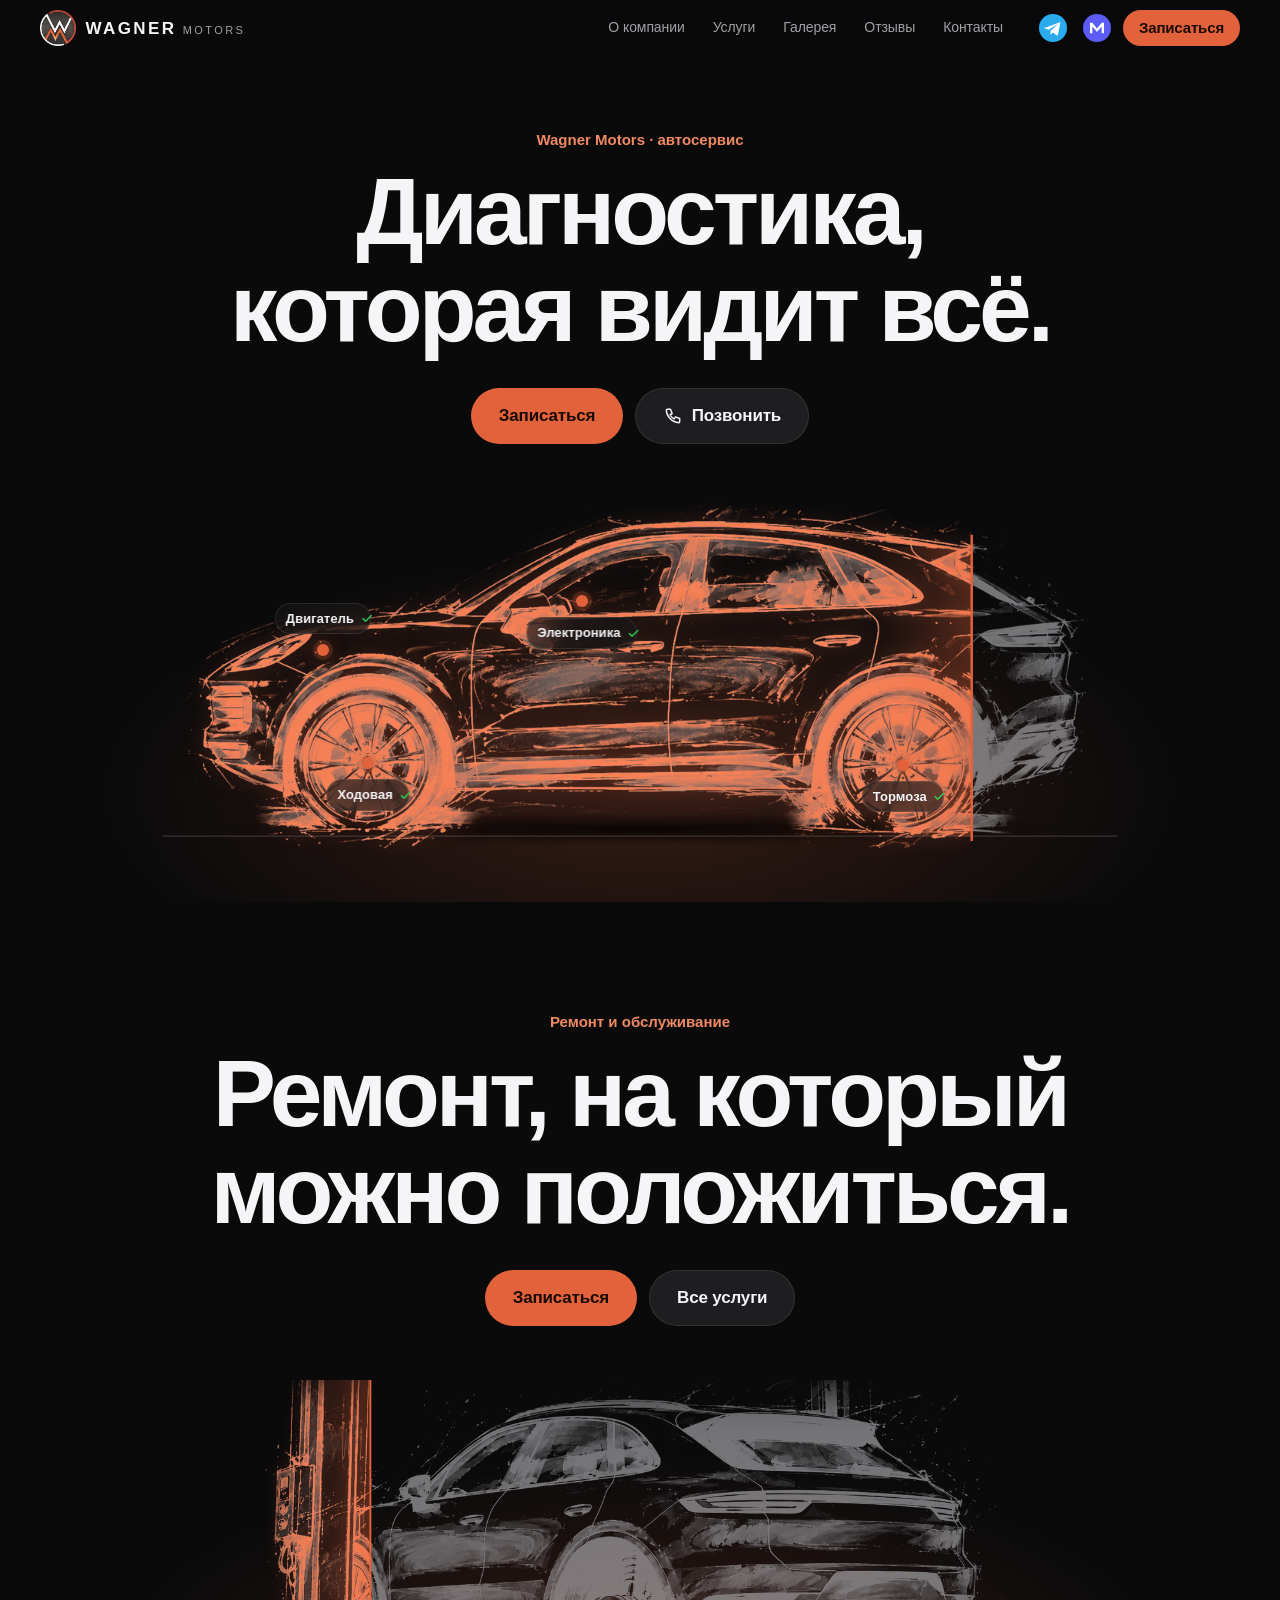
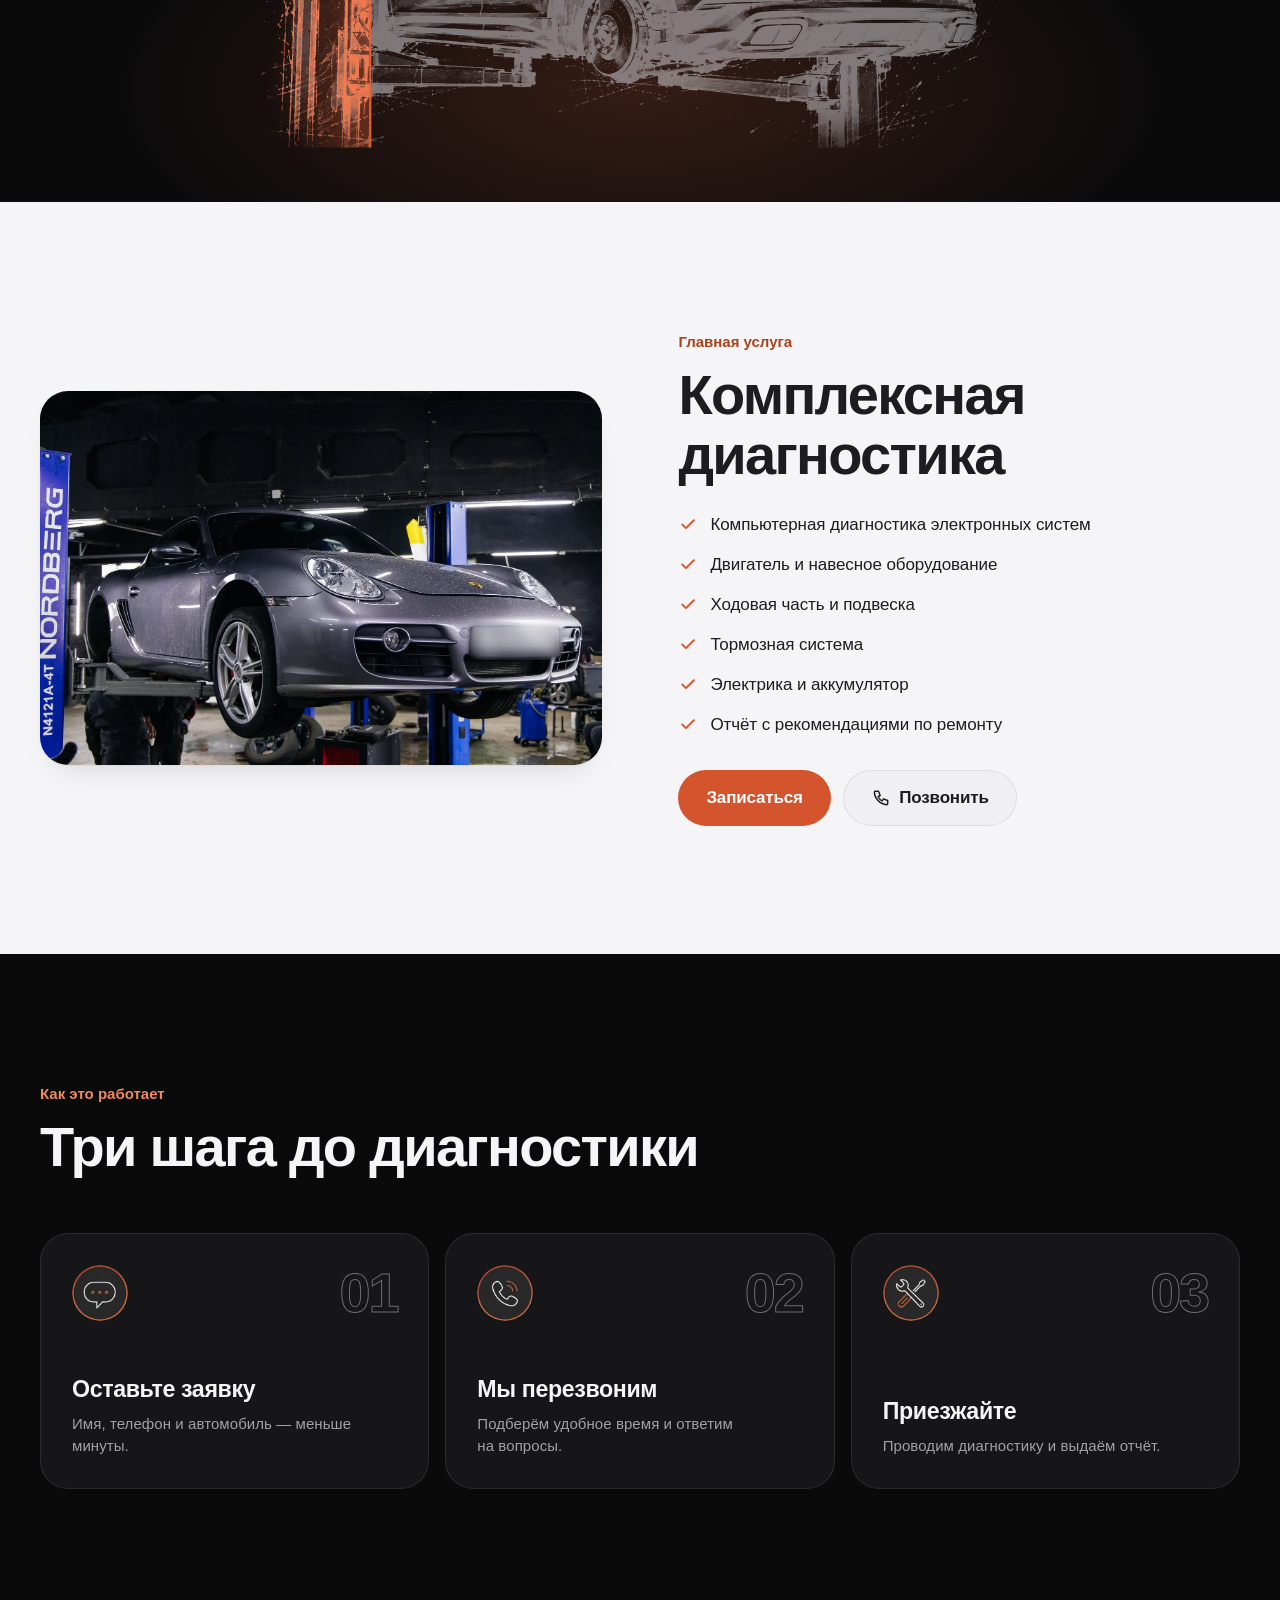
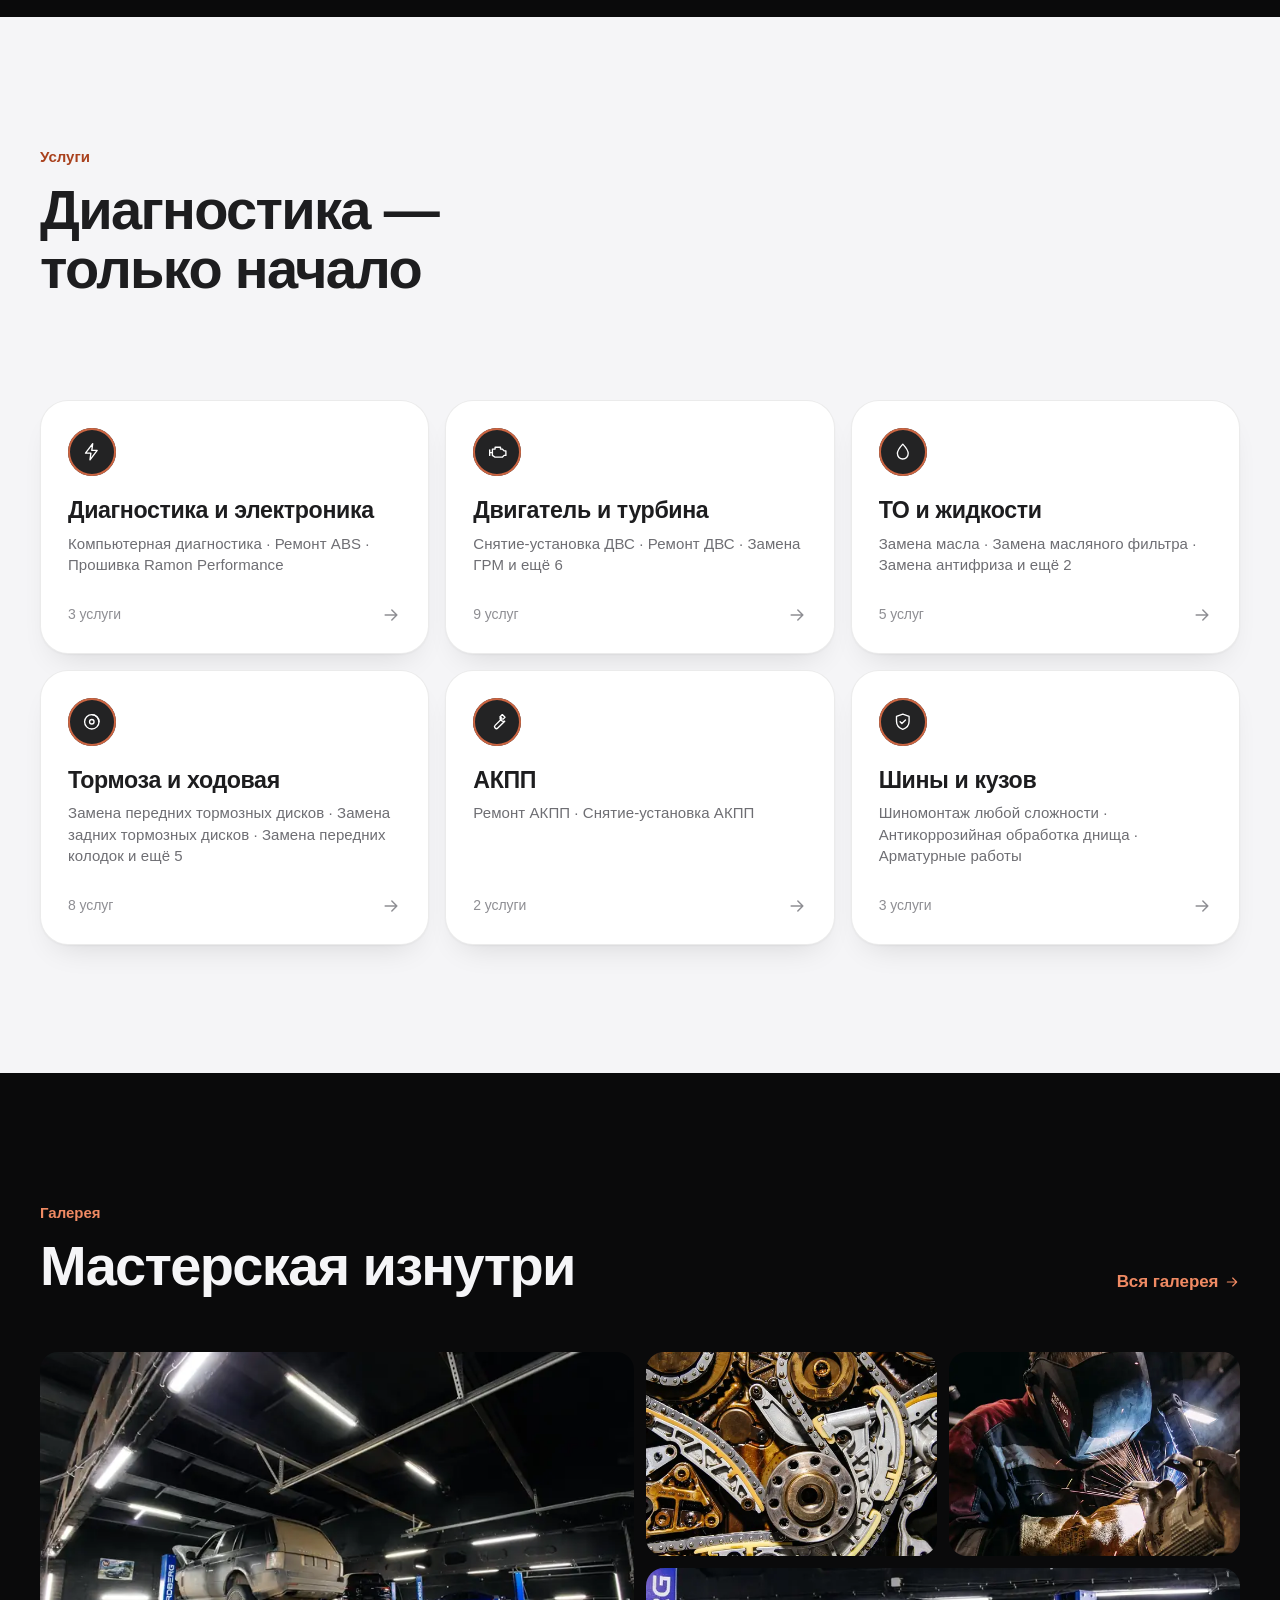
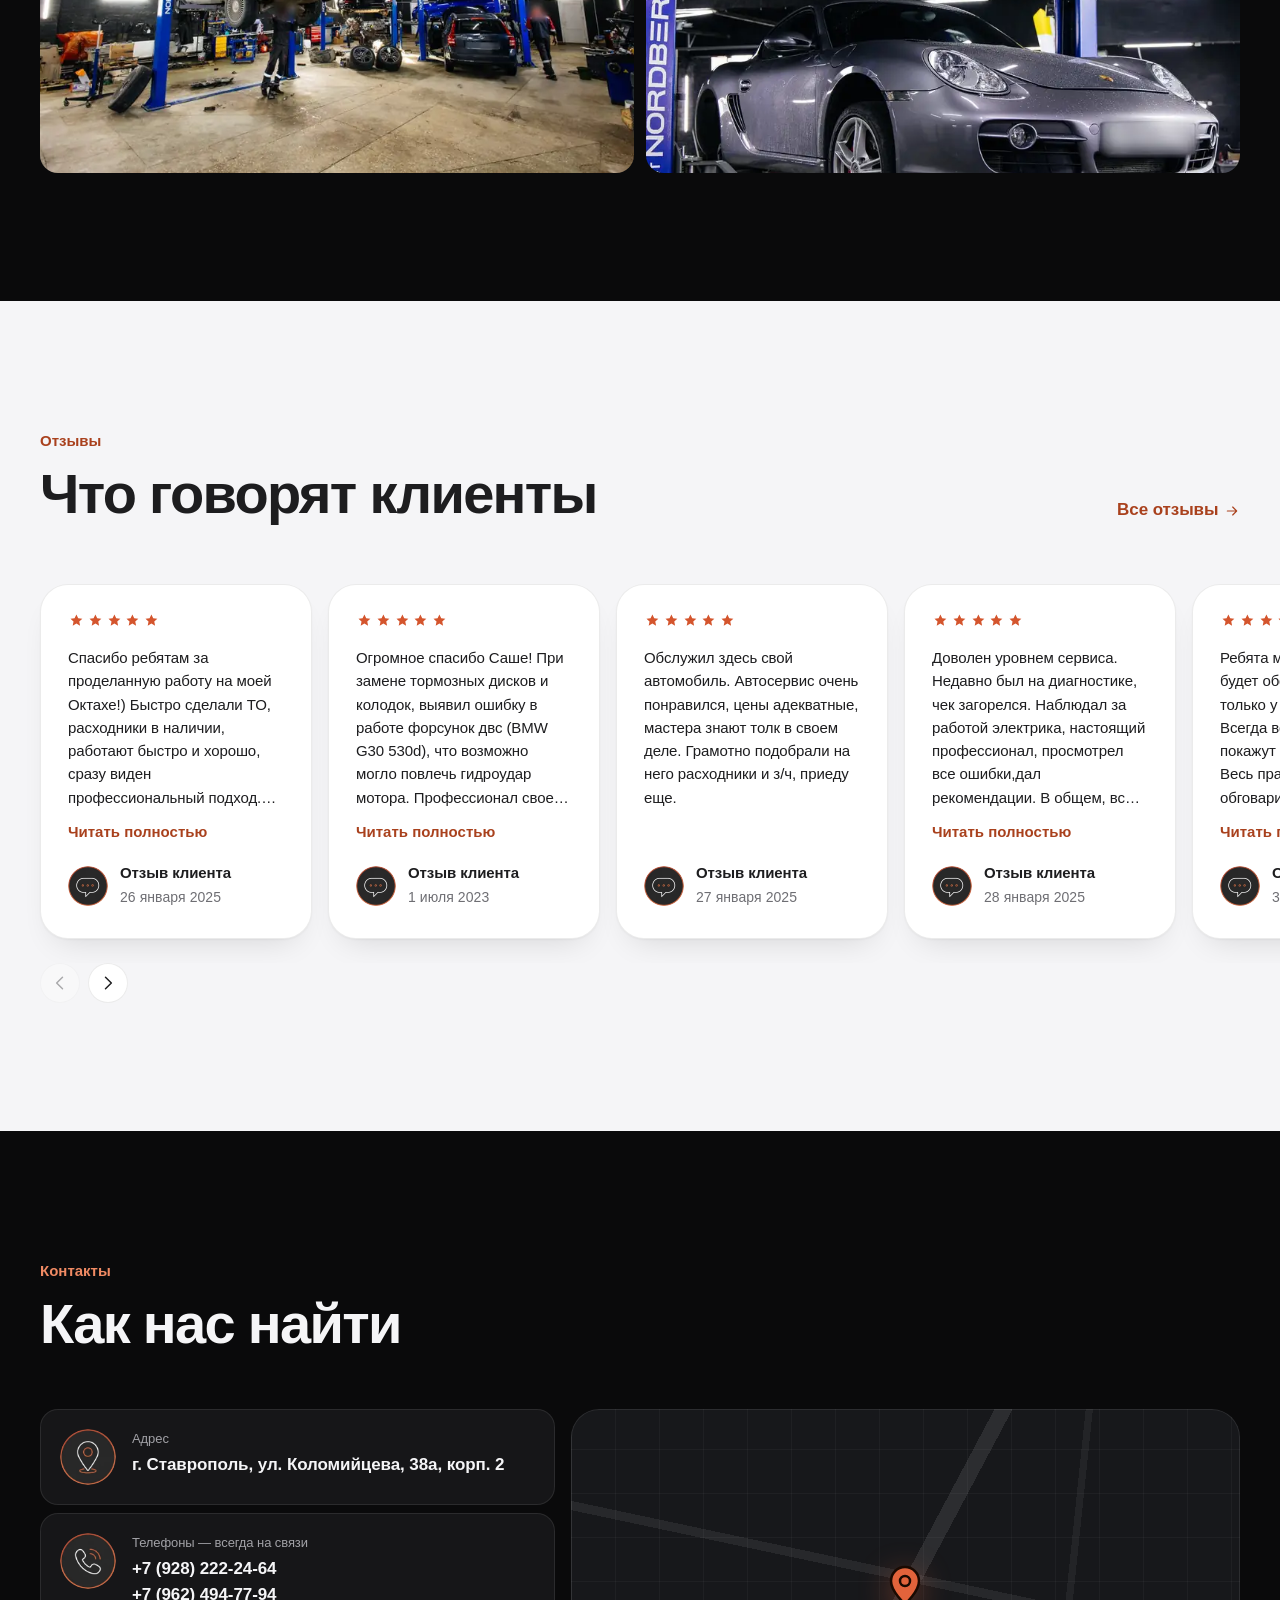
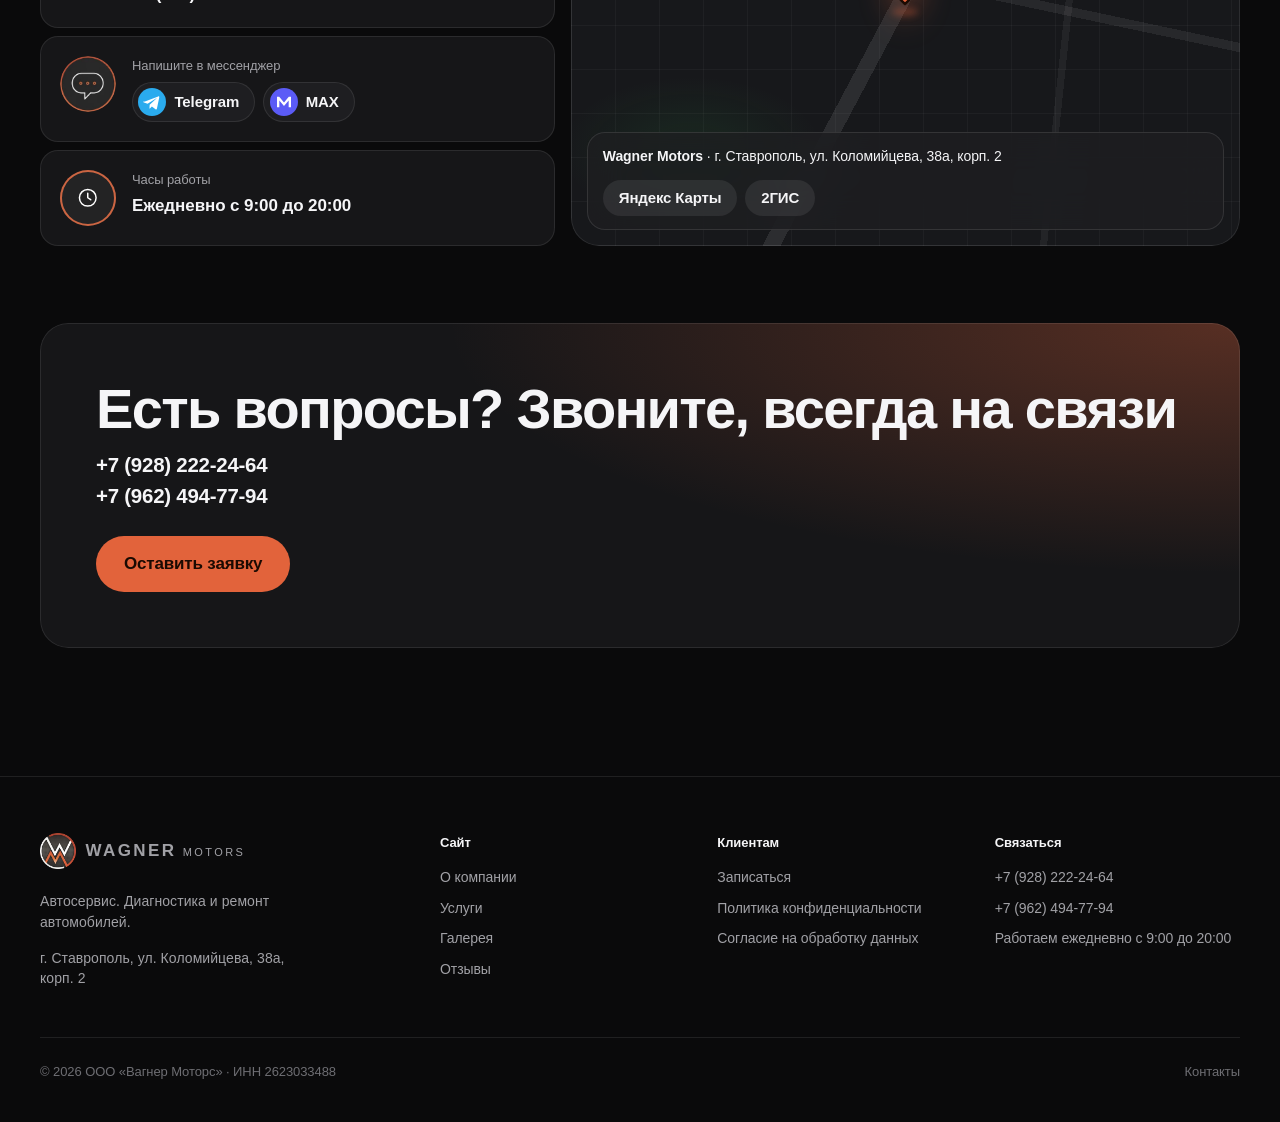
<file: index.html>
<!doctype html>
<html lang="ru">
<head>
<meta charset="utf-8">
<meta name="viewport" content="width=device-width, initial-scale=1, viewport-fit=cover">
<title>Wagner Motors — автосервис</title>
<meta name="description" content="Автосервис Wagner Motors: комплексная диагностика автомобиля, ремонт и обслуживание.">
<meta name="theme-color" content="#0a0a0b">
<meta http-equiv="Content-Security-Policy" content="default-src 'self'; script-src 'self' 'sha256-Du+OJKJSbdUgz5nrHeWWINvez6XKDDU/tyj/5c2uvwo='; style-src 'self' 'unsafe-inline'; img-src 'self' data:; font-src 'self'; connect-src 'self'; media-src 'self'; object-src 'none'; frame-src 'none'; worker-src 'none'; manifest-src 'self'; base-uri 'self'; form-action 'self'; upgrade-insecure-requests">
<meta name="referrer" content="strict-origin-when-cross-origin">
<link rel="icon" type="image/png" href="img/logo-64.png">
<link rel="stylesheet" href="css/styles.css?v=d6e422ea">
<script>document.documentElement.classList.add('js')</script>
<script src="js/spring.js?v=8c2b770c" defer></script>
<script src="js/main.js?v=ab957390" defer></script>
<script src="js/hero.js?v=165d1735" defer></script>
<script src="js/gallery.js?v=c6fa2070" defer></script>
</head>
<body>
<svg width="0" height="0" style="position:absolute" aria-hidden="true"><symbol id="i-cart" viewBox="0 0 24 24"><path d="M3 4h2l2.2 10.2a2 2 0 0 0 2 1.6h7.6a2 2 0 0 0 2-1.5L20.5 8H6.2"/><circle cx="10" cy="20" r="1.3"/><circle cx="17" cy="20" r="1.3"/></symbol><symbol id="i-close" viewBox="0 0 24 24"><path d="M6 6l12 12M18 6L6 18"/></symbol><symbol id="i-arrow" viewBox="0 0 24 24"><path d="M5 12h14M13 6l6 6-6 6"/></symbol><symbol id="i-chev-left" viewBox="0 0 24 24"><path d="M15 5l-7 7 7 7"/></symbol><symbol id="i-chev-right" viewBox="0 0 24 24"><path d="M9 5l7 7-7 7"/></symbol><symbol id="i-play" viewBox="0 0 24 24"><path d="M8 5.5v13l11-6.5z"/></symbol><symbol id="i-camera" viewBox="0 0 24 24"><path d="M4 8h3l2-3h6l2 3h3v11H4z"/><circle cx="12" cy="13" r="3.5"/></symbol><symbol id="i-video" viewBox="0 0 24 24"><rect x="3" y="6" width="13" height="12" rx="2"/><path d="M16 10l5-3v10l-5-3"/></symbol><symbol id="i-phone" viewBox="0 0 24 24"><path d="M5 4h4l2 5-2.5 1.5a11 11 0 0 0 5 5L15 13l5 2v4a1 1 0 0 1-1 1A16 16 0 0 1 4 5a1 1 0 0 1 1-1z"/></symbol><symbol id="i-pin" viewBox="0 0 24 24"><path d="M12 21s-7-6.2-7-11.5a7 7 0 0 1 14 0C19 14.8 12 21 12 21z"/><circle cx="12" cy="9.5" r="2.5"/></symbol><symbol id="i-clock" viewBox="0 0 24 24"><circle cx="12" cy="12" r="8.5"/><path d="M12 7.5V12l3 2"/></symbol><symbol id="i-mail" viewBox="0 0 24 24"><rect x="3.5" y="5.5" width="17" height="13" rx="2"/><path d="M4 7l8 6 8-6"/></symbol><symbol id="i-chat" viewBox="0 0 24 24"><path d="M4 5.5h16v11H9l-5 4z"/></symbol><symbol id="i-wrench" viewBox="0 0 24 24"><path d="M14.7 6.3a4 4 0 0 0 5 5L12 19a2.1 2.1 0 0 1-3-3l7.7-7.7z"/><path d="M14.7 6.3L17 4l3 3-2.3 2.3"/></symbol><symbol id="i-engine" viewBox="0 0 24 24"><path d="M3 10v6M3 13h3M6 9h3V7h6v2h2l2 2h2v5h-2l-2 2H9l-3-2z"/></symbol><symbol id="i-gauge" viewBox="0 0 24 24"><path d="M4.5 17a8 8 0 1 1 15 0"/><path d="M12 13.5l4-4.5"/><circle cx="12" cy="13.5" r="1.2"/></symbol><symbol id="i-disc" viewBox="0 0 24 24"><circle cx="12" cy="12" r="8"/><circle cx="12" cy="12" r="2.5"/><path d="M12 4a8 8 0 0 1 8 8"/></symbol><symbol id="i-bolt" viewBox="0 0 24 24"><path d="M13 3L5 13.5h6L10 21l8-10.5h-6z"/></symbol><symbol id="i-drop" viewBox="0 0 24 24"><path d="M12 3.5s6 6.5 6 10.5a6 6 0 0 1-12 0c0-4 6-10.5 6-10.5z"/></symbol><symbol id="i-car" viewBox="0 0 24 24"><path d="M5 16v-4l1.8-4.2A2 2 0 0 1 8.6 6.5h6.8a2 2 0 0 1 1.8 1.3L19 12v4"/><path d="M3.5 12h17v4.5h-17z"/><path d="M6 16.5V19M18 16.5V19"/></symbol><symbol id="i-snow" viewBox="0 0 24 24"><path d="M12 3v18M4.2 7.5l15.6 9M4.2 16.5l15.6-9"/></symbol><symbol id="i-check" viewBox="0 0 24 24"><path d="M5 12.5l4.5 4.5L19 7.5"/></symbol><symbol id="i-plus" viewBox="0 0 24 24"><path d="M12 5v14M5 12h14"/></symbol><symbol id="i-minus" viewBox="0 0 24 24"><path d="M5 12h14"/></symbol><symbol id="i-trash" viewBox="0 0 24 24"><path d="M5 7h14M10 7V4.5h4V7M7 7l1 13h8l1-13"/></symbol><symbol id="i-star" viewBox="0 0 24 24"><path d="M12 3.5l2.6 5.4 5.9.7-4.4 4 1.2 5.9L12 16.6l-5.3 2.9 1.2-5.9-4.4-4 5.9-.7z"/></symbol><symbol id="i-ticket" viewBox="0 0 24 24"><path d="M3.5 7.5a1 1 0 0 1 1-1h15a1 1 0 0 1 1 1V10a2 2 0 0 0 0 4v2.5a1 1 0 0 1-1 1h-15a1 1 0 0 1-1-1V14a2 2 0 0 0 0-4z"/><path d="M14.5 7v10" stroke-dasharray="1.5 2.2"/></symbol><symbol id="i-card" viewBox="0 0 24 24"><rect x="3" y="5.5" width="18" height="13" rx="2"/><path d="M3 10h18M7 15h3"/></symbol><symbol id="i-qr" viewBox="0 0 24 24"><path d="M4 4h6v6H4zM14 4h6v6h-6zM4 14h6v6H4zM14 14h2v2h-2zM18 18h2v2h-2zM14 18h2M18 14h2"/></symbol><symbol id="i-user" viewBox="0 0 24 24"><circle cx="12" cy="8.5" r="3.5"/><path d="M5 20a7 7 0 0 1 14 0"/></symbol><symbol id="i-shield" viewBox="0 0 24 24"><path d="M12 3.5l7 2.5v5.5c0 4.5-3 7.6-7 9-4-1.4-7-4.5-7-9V6z"/><path d="M9 12l2 2 4-4"/></symbol><symbol id="i-doc" viewBox="0 0 24 24"><path d="M6 3.5h8l4 4v13H6z"/><path d="M14 3.5v4h4M9 12h6M9 16h6"/></symbol></svg>
<header class="nav">
  <div class="container nav__inner">
    <a class="logo" href="index.html" aria-label="Wagner Motors — на главную">
      <img class="logo__mark" src="img/logo-128.webp" alt="" width="36" height="36"><span class="logo__text"><span class="logo__word">WAGNER</span><span class="logo__sub">MOTORS</span></span>
    </a>
    <nav class="nav__links" aria-label="Основное меню"><a href="about.html">О компании</a><a href="services.html">Услуги</a><a href="gallery.html">Галерея</a><a href="reviews.html">Отзывы</a><a href="contacts.html">Контакты</a></nav>
    <div class="nav__actions">
      
      <a class="nav-msg" href="https://t.me/+79624947794" target="_blank" rel="noopener" aria-label="Написать в Telegram"><svg class="msg__icon" viewBox="0 0 24 24" aria-hidden="true"><circle cx="12" cy="12" r="12" fill="#2AABEE"/><path fill="#fff" d="M5.4 11.8 17.3 7.2c.6-.2 1.1.1.9 1l-2 9.5c-.1.7-.6.8-1.2.5l-3.1-2.3-1.5 1.4c-.2.2-.3.3-.6.3l.2-3.2 5.8-5.3c.3-.2-.1-.4-.4-.2l-7.2 4.5-3.1-1c-.7-.2-.7-.7.1-1z"/></svg></a>
      <a class="nav-msg" href="https://max.ru/" target="_blank" rel="noopener" aria-label="Написать в MAX"><svg class="msg__icon" viewBox="0 0 24 24" aria-hidden="true"><circle cx="12" cy="12" r="12" fill="#5B5BF6"/><path fill="#fff" d="M6 16.5V7.5h1.9l4.1 5 4.1-5H18v9h-2v-5.8l-4 4.8-4-4.8v5.8z"/></svg></a>
      <a class="btn btn--primary btn--sm nav__cta" href="booking.html">Записаться</a>
      <button class="icon-btn burger" type="button" aria-label="Открыть меню" aria-expanded="false" aria-controls="menu"><span class="burger__lines"></span></button>
    </div>
  </div>
</header>
<div class="menu-scrim"></div>
<nav class="menu" id="menu" aria-label="Меню">
  <a href="about.html">О компании<svg class="i" aria-hidden="true"><use href="#i-chev-right"/></svg></a><a href="services.html">Услуги<svg class="i" aria-hidden="true"><use href="#i-chev-right"/></svg></a><a href="gallery.html">Галерея<svg class="i" aria-hidden="true"><use href="#i-chev-right"/></svg></a><a href="reviews.html">Отзывы<svg class="i" aria-hidden="true"><use href="#i-chev-right"/></svg></a><a href="contacts.html">Контакты<svg class="i" aria-hidden="true"><use href="#i-chev-right"/></svg></a>
  <a class="btn btn--primary btn--lg" href="booking.html">Записаться</a>
  <a class="btn btn--ghost btn--lg" href="tel:+79282222464"><svg class="i" aria-hidden="true"><use href="#i-phone"/></svg>+7 (928) 222-24-64</a>
</nav>
<main>
<section class="hero">
  <div class="hero__glow" aria-hidden="true"></div>
  <div class="container hero__inner">
    <p class="eyebrow reveal">Wagner Motors · автосервис</p>
    <h1 class="display reveal" style="--d:1">Диагностика,<br>которая видит всё.</h1>
    <div class="hero__actions reveal" style="--d:2">
      <a class="btn btn--primary btn--lg" href="booking.html">Записаться</a>
      <a class="btn btn--ghost btn--lg" href="tel:+79282222464" data-call='[["+79282222464", "+7 (928) 222-24-64"], ["+79624947794", "+7 (962) 494-77-94"]]'><svg class="i" aria-hidden="true"><use href="#i-phone"/></svg>Позвонить</a>
    </div>
  </div>
  <div class="container"><div class="scan" data-x0="30" data-x1="790" aria-hidden="true">
  <svg viewBox="0 0 800 300" preserveAspectRatio="xMidYMid meet">
    <defs>
      <linearGradient id="beamGrad" x1="0" x2="1"><stop offset="0" stop-color="#e2633b" stop-opacity="0"/><stop offset="1" stop-color="#e2633b" stop-opacity=".3"/></linearGradient>
      <radialGradient id="shadowGrad"><stop offset="0" stop-color="#000" stop-opacity=".8"/><stop offset="1" stop-color="#000" stop-opacity="0"/></radialGradient>
      <clipPath id="scanClip"><rect x="0" y="0" width="0" height="300"/></clipPath>
    </defs>
    <ellipse cx="400" cy="270" rx="380" ry="14" fill="url(#shadowGrad)"/>
    <line class="scan__ground" x1="10" y1="276" x2="790" y2="276"/>
    <image class="scan__img" href="img/cayenne-dim.webp" x="28.5" y="6.9" width="752.4" height="279" preserveAspectRatio="none"/>
    <g class="scan__litwrap" clip-path="url(#scanClip)"><image href="img/cayenne-lit.webp" x="28.5" y="6.9" width="752.4" height="279" preserveAspectRatio="none"/></g>
    <g class="scan__line" transform="translate(30 0)"><rect x="-80" y="40" width="80" height="236" fill="url(#beamGrad)"/><line x1="0" y1="30" x2="0" y2="280"/></g>
  </svg>
  <div class="scan__point" data-x="141" style="--x:17.62%;--y:41.30%"><span class="scan__dot"></span><span class="scan__label">Двигатель <svg class="i" aria-hidden="true"><use href="#i-check"/></svg></span></div>
  <div class="scan__point scan__point--below" data-x="178" style="--x:22.24%;--y:72.05%"><span class="scan__dot"></span><span class="scan__label">Ходовая <svg class="i" aria-hidden="true"><use href="#i-check"/></svg></span></div>
  <div class="scan__point scan__point--below" data-x="352" style="--x:44.06%;--y:28.00%"><span class="scan__dot"></span><span class="scan__label">Электроника <svg class="i" aria-hidden="true"><use href="#i-check"/></svg></span></div>
  <div class="scan__point scan__point--below" data-x="614" style="--x:76.80%;--y:72.50%"><span class="scan__dot"></span><span class="scan__label">Тормоза <svg class="i" aria-hidden="true"><use href="#i-check"/></svg></span></div>
</div>
</div></div>
</section>

<section class="hero hero--repair">
  <div class="hero__glow" aria-hidden="true"></div>
  <div class="container hero__inner">
    <p class="eyebrow reveal">Ремонт и обслуживание</p>
    <h2 class="display reveal" style="--d:1">Ремонт, на&nbsp;который<br>можно положиться.</h2>
    <div class="hero__actions reveal" style="--d:2">
      <a class="btn btn--primary btn--lg" href="booking.html">Записаться</a>
      <a class="btn btn--ghost btn--lg" href="services.html">Все услуги</a>
    </div>
  </div>
  <div class="container"><div class="scan scan--lift" data-x0="10" data-x1="790" data-start="view" aria-hidden="true">
  <svg viewBox="0 0 800 383" preserveAspectRatio="xMidYMid meet">
    <defs>
      <linearGradient id="beamGrad2" x1="0" x2="1"><stop offset="0" stop-color="#e2633b" stop-opacity="0"/><stop offset="1" stop-color="#e2633b" stop-opacity=".3"/></linearGradient>
      <clipPath id="scanClip2"><rect x="0" y="0" width="0" height="383"/></clipPath>
    </defs>
    <image class="scan__img" href="img/lift-dim.webp" x="0" y="0" width="800" height="383" preserveAspectRatio="none"/>
    <g class="scan__litwrap" clip-path="url(#scanClip2)"><image href="img/lift-lit.webp" x="0" y="0" width="800" height="383" preserveAspectRatio="none"/></g>
    <g class="scan__line" transform="translate(10 0)"><rect x="-80" y="0" width="80" height="383" fill="url(#beamGrad2)"/><line x1="0" y1="0" x2="0" y2="383"/></g>
  </svg>
  <div class="scan__point scan__point--below" data-x="364" style="--x:45.45%;--y:73.71%"><span class="scan__dot"></span><span class="scan__label">Тормоза <svg class="i" aria-hidden="true"><use href="#i-check"/></svg></span></div>
  <div class="scan__point" data-x="395" style="--x:49.34%;--y:49.97%"><span class="scan__dot"></span><span class="scan__label">Подвеска <svg class="i" aria-hidden="true"><use href="#i-check"/></svg></span></div>
  <div class="scan__point scan__point--below" data-x="555" style="--x:69.38%;--y:68.71%"><span class="scan__dot"></span><span class="scan__label">Выхлоп <svg class="i" aria-hidden="true"><use href="#i-check"/></svg></span></div>
  <div class="scan__point" data-x="636" style="--x:79.55%;--y:41.23%"><span class="scan__dot"></span><span class="scan__label">Кузов <svg class="i" aria-hidden="true"><use href="#i-check"/></svg></span></div>
</div></div>
</section>



<section class="section theme-light" id="diagnostics">
  <div class="container product">
    <div class="product__media product__media--photo reveal"><img src="img/gallery/g15-1600.webp" alt="Porsche Cayman на подъёмнике в Wagner Motors" loading="lazy" decoding="async"></div>
    <div class="product__body">
      <p class="eyebrow reveal">Главная услуга</p>
      <h2 class="h2 reveal" style="--d:1">Комплексная диагностика</h2>
      
      <ul class="checklist reveal" style="--d:3"><li><svg class="i" aria-hidden="true"><use href="#i-check"/></svg><span>Компьютерная диагностика электронных систем</span></li><li><svg class="i" aria-hidden="true"><use href="#i-check"/></svg><span>Двигатель и навесное оборудование</span></li><li><svg class="i" aria-hidden="true"><use href="#i-check"/></svg><span>Ходовая часть и подвеска</span></li><li><svg class="i" aria-hidden="true"><use href="#i-check"/></svg><span>Тормозная система</span></li><li><svg class="i" aria-hidden="true"><use href="#i-check"/></svg><span>Электрика и аккумулятор</span></li><li><svg class="i" aria-hidden="true"><use href="#i-check"/></svg><span>Отчёт с рекомендациями по ремонту</span></li></ul>
      <div class="product__actions reveal">
        <a class="btn btn--primary btn--lg" href="booking.html">Записаться</a><a class="btn btn--ghost btn--lg" href="tel:+79282222464" data-call='[["+79282222464", "+7 (928) 222-24-64"], ["+79624947794", "+7 (962) 494-77-94"]]'><svg class="i" aria-hidden="true"><use href="#i-phone"/></svg>Позвонить</a>
      </div>
    </div>
  </div>
</section>

<section class="section">
  <div class="container">
    <div class="section__head">
      <p class="eyebrow reveal">Как это работает</p>
      <h2 class="h2 reveal" style="--d:1">Три шага до диагностики</h2>
    </div>
    <div class="steps">
      <div class="step reveal"><div class="step__top"><img class="bicon" src="img/icon-chat.webp" alt="" width="56" height="56" loading="lazy" decoding="async"><span class="step__num">01</span></div><h3 class="h3">Оставьте заявку</h3><p class="small">Имя, телефон и&nbsp;автомобиль — меньше минуты.</p></div>
      <div class="step reveal" style="--d:1"><div class="step__top"><img class="bicon" src="img/icon-phone.webp" alt="" width="56" height="56" loading="lazy" decoding="async"><span class="step__num">02</span></div><h3 class="h3">Мы перезвоним</h3><p class="small">Подберём удобное время и&nbsp;ответим на&nbsp;вопросы.</p></div>
      <div class="step reveal" style="--d:2"><div class="step__top"><img class="bicon" src="img/icon-tools.webp" alt="" width="56" height="56" loading="lazy" decoding="async"><span class="step__num">03</span></div><h3 class="h3">Приезжайте</h3><p class="small">Проводим диагностику и&nbsp;выдаём отчёт.</p></div>
    </div>
  </div>
</section>

<section class="section theme-light">
  <div class="container">
    <div class="section__head section__head--row">
      <div>
        <p class="eyebrow reveal">Услуги</p>
        <h2 class="h2 reveal" style="--d:1">Диагностика — только начало</h2>
        <p class="lead reveal" style="--d:2">Найденное можно сразу устранить у&nbsp;нас.</p>
      </div>
      <a class="link reveal" href="services.html">Все услуги <svg class="i" aria-hidden="true"><use href="#i-arrow"/></svg></a>
    </div>
    <div class="cards"><a class="card reveal" href="services.html#diag" style="--d:0">
  <span class="card__icon"><svg class="i" aria-hidden="true"><use href="#i-bolt"/></svg></span>
  <h3 class="h3">Диагностика и электроника</h3>
  <p class="small">Компьютерная диагностика · Ремонт ABS · Прошивка Ramon Performance</p>
  <div class="card__foot"><span>3 услуги</span><svg class="i" aria-hidden="true"><use href="#i-arrow"/></svg></div>
</a><a class="card reveal" href="services.html#engine" style="--d:1">
  <span class="card__icon"><svg class="i" aria-hidden="true"><use href="#i-engine"/></svg></span>
  <h3 class="h3">Двигатель и турбина</h3>
  <p class="small">Снятие-установка ДВС · Ремонт ДВС · Замена ГРМ и&nbsp;ещё&nbsp;6</p>
  <div class="card__foot"><span>9 услуг</span><svg class="i" aria-hidden="true"><use href="#i-arrow"/></svg></div>
</a><a class="card reveal" href="services.html#fluids" style="--d:2">
  <span class="card__icon"><svg class="i" aria-hidden="true"><use href="#i-drop"/></svg></span>
  <h3 class="h3">ТО и жидкости</h3>
  <p class="small">Замена масла · Замена масляного фильтра · Замена антифриза и&nbsp;ещё&nbsp;2</p>
  <div class="card__foot"><span>5 услуг</span><svg class="i" aria-hidden="true"><use href="#i-arrow"/></svg></div>
</a><a class="card reveal" href="services.html#chassis" style="--d:0">
  <span class="card__icon"><svg class="i" aria-hidden="true"><use href="#i-disc"/></svg></span>
  <h3 class="h3">Тормоза и ходовая</h3>
  <p class="small">Замена передних тормозных дисков · Замена задних тормозных дисков · Замена передних колодок и&nbsp;ещё&nbsp;5</p>
  <div class="card__foot"><span>8 услуг</span><svg class="i" aria-hidden="true"><use href="#i-arrow"/></svg></div>
</a><a class="card reveal" href="services.html#gearbox" style="--d:1">
  <span class="card__icon"><svg class="i" aria-hidden="true"><use href="#i-wrench"/></svg></span>
  <h3 class="h3">АКПП</h3>
  <p class="small">Ремонт АКПП · Снятие-установка АКПП</p>
  <div class="card__foot"><span>2 услуги</span><svg class="i" aria-hidden="true"><use href="#i-arrow"/></svg></div>
</a><a class="card reveal" href="services.html#body" style="--d:2">
  <span class="card__icon"><svg class="i" aria-hidden="true"><use href="#i-shield"/></svg></span>
  <h3 class="h3">Шины и кузов</h3>
  <p class="small">Шиномонтаж любой сложности · Антикоррозийная обработка днища · Арматурные работы</p>
  <div class="card__foot"><span>3 услуги</span><svg class="i" aria-hidden="true"><use href="#i-arrow"/></svg></div>
</a></div>
  </div>
</section>

<section class="section">
  <div class="container">
    <div class="section__head section__head--row">
      <div>
        <p class="eyebrow reveal">Галерея</p>
        <h2 class="h2 reveal" style="--d:1">Мастерская изнутри</h2>
      </div>
      <a class="link reveal" href="gallery.html">Вся галерея <svg class="i" aria-hidden="true"><use href="#i-arrow"/></svg></a>
    </div>
    <div class="bento reveal" data-gallery>
      <button class="g-item" type="button" data-type="workshop" data-src="img/gallery/g01-1600.webp" aria-label="Открыть: Мастерская"><img class="g-item__img" src="img/gallery/g01-800.webp" alt="Мастерская" loading="lazy" decoding="async"></button><button class="g-item" type="button" data-type="process" data-src="img/gallery/g13-1600.webp" aria-label="Открыть: Цепь ГРМ"><img class="g-item__img" src="img/gallery/g13-800.webp" alt="Цепь ГРМ" loading="lazy" decoding="async"></button><button class="g-item" type="button" data-type="process" data-src="img/gallery/g18-1600.webp" aria-label="Открыть: Сварочные работы"><img class="g-item__img" src="img/gallery/g18-800.webp" alt="Сварочные работы" loading="lazy" decoding="async"></button><button class="g-item" type="button" data-type="cars" data-src="img/gallery/g15-1600.webp" aria-label="Открыть: Porsche Cayman на подъёмнике"><img class="g-item__img" src="img/gallery/g15-800.webp" alt="Porsche Cayman на подъёмнике" loading="lazy" decoding="async"></button>
    </div>
  </div>
</section>

<section class="section theme-light">
  <div class="container">
    <div class="section__head section__head--row">
      <div>
        <p class="eyebrow reveal">Отзывы</p>
        <h2 class="h2 reveal" style="--d:1">Что говорят клиенты</h2>
      </div>
      <a class="link reveal" href="reviews.html">Все отзывы <svg class="i" aria-hidden="true"><use href="#i-arrow"/></svg></a>
    </div>
  </div>
  <div data-rail>
    <div class="rail reveal"><article class="review">
  <div class="stars stars--on" role="img" aria-label="5 из 5"><svg class="i" aria-hidden="true"><use href="#i-star"/></svg><svg class="i" aria-hidden="true"><use href="#i-star"/></svg><svg class="i" aria-hidden="true"><use href="#i-star"/></svg><svg class="i" aria-hidden="true"><use href="#i-star"/></svg><svg class="i" aria-hidden="true"><use href="#i-star"/></svg></div>
  <p class="review__text">Спасибо ребятам за проделанную работу на моей Октахе!) Быстро сделали ТО, расходники в наличии, работают быстро и хорошо, сразу виден профессиональный подход. Остался очень доволен, рекомендую!!!</p>
  <div class="review__who"><img class="bicon bicon--sm" src="img/icon-chat.webp" alt="" width="56" height="56" loading="lazy" decoding="async"><div><strong>Отзыв клиента</strong><span class="small">26 января 2025</span></div></div>
</article><article class="review">
  <div class="stars stars--on" role="img" aria-label="5 из 5"><svg class="i" aria-hidden="true"><use href="#i-star"/></svg><svg class="i" aria-hidden="true"><use href="#i-star"/></svg><svg class="i" aria-hidden="true"><use href="#i-star"/></svg><svg class="i" aria-hidden="true"><use href="#i-star"/></svg><svg class="i" aria-hidden="true"><use href="#i-star"/></svg></div>
  <p class="review__text">Огромное спасибо Саше! При замене тормозных дисков и колодок, выявил ошибку в работе форсунок двс (BMW G30 530d), что возможно могло повлечь гидроудар мотора. Профессионал своего дела! Рекомендую!</p>
  <div class="review__who"><img class="bicon bicon--sm" src="img/icon-chat.webp" alt="" width="56" height="56" loading="lazy" decoding="async"><div><strong>Отзыв клиента</strong><span class="small">1 июля 2023</span></div></div>
</article><article class="review">
  <div class="stars stars--on" role="img" aria-label="5 из 5"><svg class="i" aria-hidden="true"><use href="#i-star"/></svg><svg class="i" aria-hidden="true"><use href="#i-star"/></svg><svg class="i" aria-hidden="true"><use href="#i-star"/></svg><svg class="i" aria-hidden="true"><use href="#i-star"/></svg><svg class="i" aria-hidden="true"><use href="#i-star"/></svg></div>
  <p class="review__text">Обслужил здесь свой автомобиль. Автосервис очень понравился, цены адекватные, мастера знают толк в своем деле. Грамотно подобрали на него расходники и з/ч, приеду еще.</p>
  <div class="review__who"><img class="bicon bicon--sm" src="img/icon-chat.webp" alt="" width="56" height="56" loading="lazy" decoding="async"><div><strong>Отзыв клиента</strong><span class="small">27 января 2025</span></div></div>
</article><article class="review">
  <div class="stars stars--on" role="img" aria-label="5 из 5"><svg class="i" aria-hidden="true"><use href="#i-star"/></svg><svg class="i" aria-hidden="true"><use href="#i-star"/></svg><svg class="i" aria-hidden="true"><use href="#i-star"/></svg><svg class="i" aria-hidden="true"><use href="#i-star"/></svg><svg class="i" aria-hidden="true"><use href="#i-star"/></svg></div>
  <p class="review__text">Доволен уровнем сервиса. Недавно был на диагностике, чек загорелся. Наблюдал за работой электрика, настоящий профессионал, просмотрел все ошибки,дал рекомендации. В общем, все круто</p>
  <div class="review__who"><img class="bicon bicon--sm" src="img/icon-chat.webp" alt="" width="56" height="56" loading="lazy" decoding="async"><div><strong>Отзыв клиента</strong><span class="small">28 января 2025</span></div></div>
</article><article class="review">
  <div class="stars stars--on" role="img" aria-label="5 из 5"><svg class="i" aria-hidden="true"><use href="#i-star"/></svg><svg class="i" aria-hidden="true"><use href="#i-star"/></svg><svg class="i" aria-hidden="true"><use href="#i-star"/></svg><svg class="i" aria-hidden="true"><use href="#i-star"/></svg><svg class="i" aria-hidden="true"><use href="#i-star"/></svg></div>
  <p class="review__text">Ребята молодцы. Машина будет обслуживаться теперь только у них 🥹
Всегда все расскажут и покажут
Весь прайс всегда обговаривается (не все СТО так делают, как оказалось)
Буду отправлять к вам людей однозначно 🫶</p>
  <div class="review__who"><img class="bicon bicon--sm" src="img/icon-chat.webp" alt="" width="56" height="56" loading="lazy" decoding="async"><div><strong>Отзыв клиента</strong><span class="small">3 августа 2025</span></div></div>
</article><article class="review">
  <div class="stars stars--on" role="img" aria-label="5 из 5"><svg class="i" aria-hidden="true"><use href="#i-star"/></svg><svg class="i" aria-hidden="true"><use href="#i-star"/></svg><svg class="i" aria-hidden="true"><use href="#i-star"/></svg><svg class="i" aria-hidden="true"><use href="#i-star"/></svg><svg class="i" aria-hidden="true"><use href="#i-star"/></svg></div>
  <p class="review__text">Внимательность и доброжелательность сотрудников. Чистота и порядок в помещении. Большой ассортимент предлагаемых запчастей и аксессуаров. Качественное выполнение работ. Профессионально ответили на все возникшие вопросы. Рекомендую</p>
  <div class="review__who"><img class="bicon bicon--sm" src="img/icon-chat.webp" alt="" width="56" height="56" loading="lazy" decoding="async"><div><strong>Отзыв клиента</strong><span class="small">2 февраля 2025</span></div></div>
</article></div>
    <div class="container rail-nav">
      <button class="icon-btn" type="button" data-rail-prev aria-label="Предыдущие отзывы"><svg class="i" aria-hidden="true"><use href="#i-chev-left"/></svg></button>
      <button class="icon-btn" type="button" data-rail-next aria-label="Следующие отзывы"><svg class="i" aria-hidden="true"><use href="#i-chev-right"/></svg></button>
    </div>
  </div>
</section>

<section class="section">
  <div class="container">
    <div class="section__head">
      <p class="eyebrow reveal">Контакты</p>
      <h2 class="h2 reveal" style="--d:1">Как нас найти</h2>
    </div>
    <div class="contacts">
      <dl class="contact-list"><div class="contact reveal" style="--d:0"><img class="bicon" src="img/icon-pin.webp" alt="" width="56" height="56" loading="lazy" decoding="async"><div><dt>Адрес</dt><dd>г.&nbsp;Ставрополь, ул.&nbsp;Коломийцева, 38а, корп.&nbsp;2</dd></div></div><div class="contact reveal" style="--d:1"><img class="bicon" src="img/icon-phone.webp" alt="" width="56" height="56" loading="lazy" decoding="async"><div><dt>Телефоны — всегда на связи</dt><dd><a class="tel" href="tel:+79282222464">+7 (928) 222-24-64</a><br><a class="tel" href="tel:+79624947794">+7 (962) 494-77-94</a></dd></div></div><div class="contact reveal" style="--d:2"><img class="bicon" src="img/icon-chat.webp" alt="" width="56" height="56" loading="lazy" decoding="async"><div><dt>Напишите в мессенджер</dt><dd><span class="msgs"><a class="msg" href="https://t.me/+79624947794" target="_blank" rel="noopener"><svg class="msg__icon" viewBox="0 0 24 24" aria-hidden="true"><circle cx="12" cy="12" r="12" fill="#2AABEE"/><path fill="#fff" d="M5.4 11.8 17.3 7.2c.6-.2 1.1.1.9 1l-2 9.5c-.1.7-.6.8-1.2.5l-3.1-2.3-1.5 1.4c-.2.2-.3.3-.6.3l.2-3.2 5.8-5.3c.3-.2-.1-.4-.4-.2l-7.2 4.5-3.1-1c-.7-.2-.7-.7.1-1z"/></svg><span>Telegram</span></a><a class="msg" href="https://max.ru/" target="_blank" rel="noopener"><svg class="msg__icon" viewBox="0 0 24 24" aria-hidden="true"><circle cx="12" cy="12" r="12" fill="#5B5BF6"/><path fill="#fff" d="M6 16.5V7.5h1.9l4.1 5 4.1-5H18v9h-2v-5.8l-4 4.8-4-4.8v5.8z"/></svg><span>MAX</span></a></span></dd></div></div><div class="contact reveal" style="--d:3"><span class="bicon bicon--svg"><svg class="i" aria-hidden="true"><use href="#i-clock"/></svg></span><div><dt>Часы работы</dt><dd>Ежедневно с 9:00 до 20:00</dd></div></div></dl>
      <div class="map reveal">
  <span class="map__pin"><svg class="i" aria-hidden="true"><use href="#i-pin"/></svg></span>
  <div class="map__card"><span><strong>Wagner Motors</strong> · г.&nbsp;Ставрополь, ул.&nbsp;Коломийцева, 38а, корп.&nbsp;2</span>
    <div class="map__links">
      <a class="btn btn--ghost btn--sm" href="https://yandex.ru/maps/org/vagner_motors/169217220279/" target="_blank" rel="noopener">Яндекс Карты</a>
      <a class="btn btn--ghost btn--sm" href="https://2gis.ru/stavropol/firm/70000001041090086" target="_blank" rel="noopener">2ГИС</a>
    </div>
  </div>
</div>
    </div>
    <div class="cta reveal">
      <div>
        <h2 class="h2">Есть вопросы? Звоните, всегда на&nbsp;связи</h2>
        <p class="lead cta__phones"><a class="tel" href="tel:+79282222464">+7 (928) 222-24-64</a><br><a class="tel" href="tel:+79624947794">+7 (962) 494-77-94</a></p>
      </div>
      <a class="btn btn--primary btn--lg" href="booking.html">Оставить заявку</a>
    </div>
  </div>
</section>
</main>
<footer class="footer">
  <div class="container">
    <div class="footer__grid">
      <div class="footer__brand">
        <a class="logo" href="index.html"><img class="logo__mark" src="img/logo-128.webp" alt="" width="36" height="36"><span class="logo__text"><span class="logo__word">WAGNER</span><span class="logo__sub">MOTORS</span></span></a>
        <p class="small">Автосервис. Диагностика и ремонт автомобилей.</p>
        <p class="small">г.&nbsp;Ставрополь, ул.&nbsp;Коломийцева, 38а, корп.&nbsp;2</p>
      </div>
      <div>
        <h4>Сайт</h4>
        <ul>
          <li><a href="about.html">О компании</a></li>
          <li><a href="services.html">Услуги</a></li>
          <li><a href="gallery.html">Галерея</a></li>
          <li><a href="reviews.html">Отзывы</a></li>
        </ul>
      </div>
      <div>
        <h4>Клиентам</h4>
        <ul>
          <li><a href="booking.html">Записаться</a></li>
          
          
          <li><a href="privacy.html">Политика конфиденциальности</a></li>
          <li><a href="consent.html">Согласие на обработку данных</a></li>
        </ul>
      </div>
      <div>
        <h4>Связаться</h4>
        <ul>
          <li><a href="tel:+79282222464">+7 (928) 222-24-64</a></li><li><a href="tel:+79624947794">+7 (962) 494-77-94</a></li>
          <li>Работаем ежедневно с 9:00 до 20:00</li>
        </ul>
      </div>
    </div>
    <div class="footer__bottom">
      <span>© <span data-year>2026</span> ООО «Вагнер Моторс» · ИНН 2623033488</span>
      <a href="contacts.html">Контакты</a>
    </div>
  </div>
</footer>
</body>
</html>
</file>
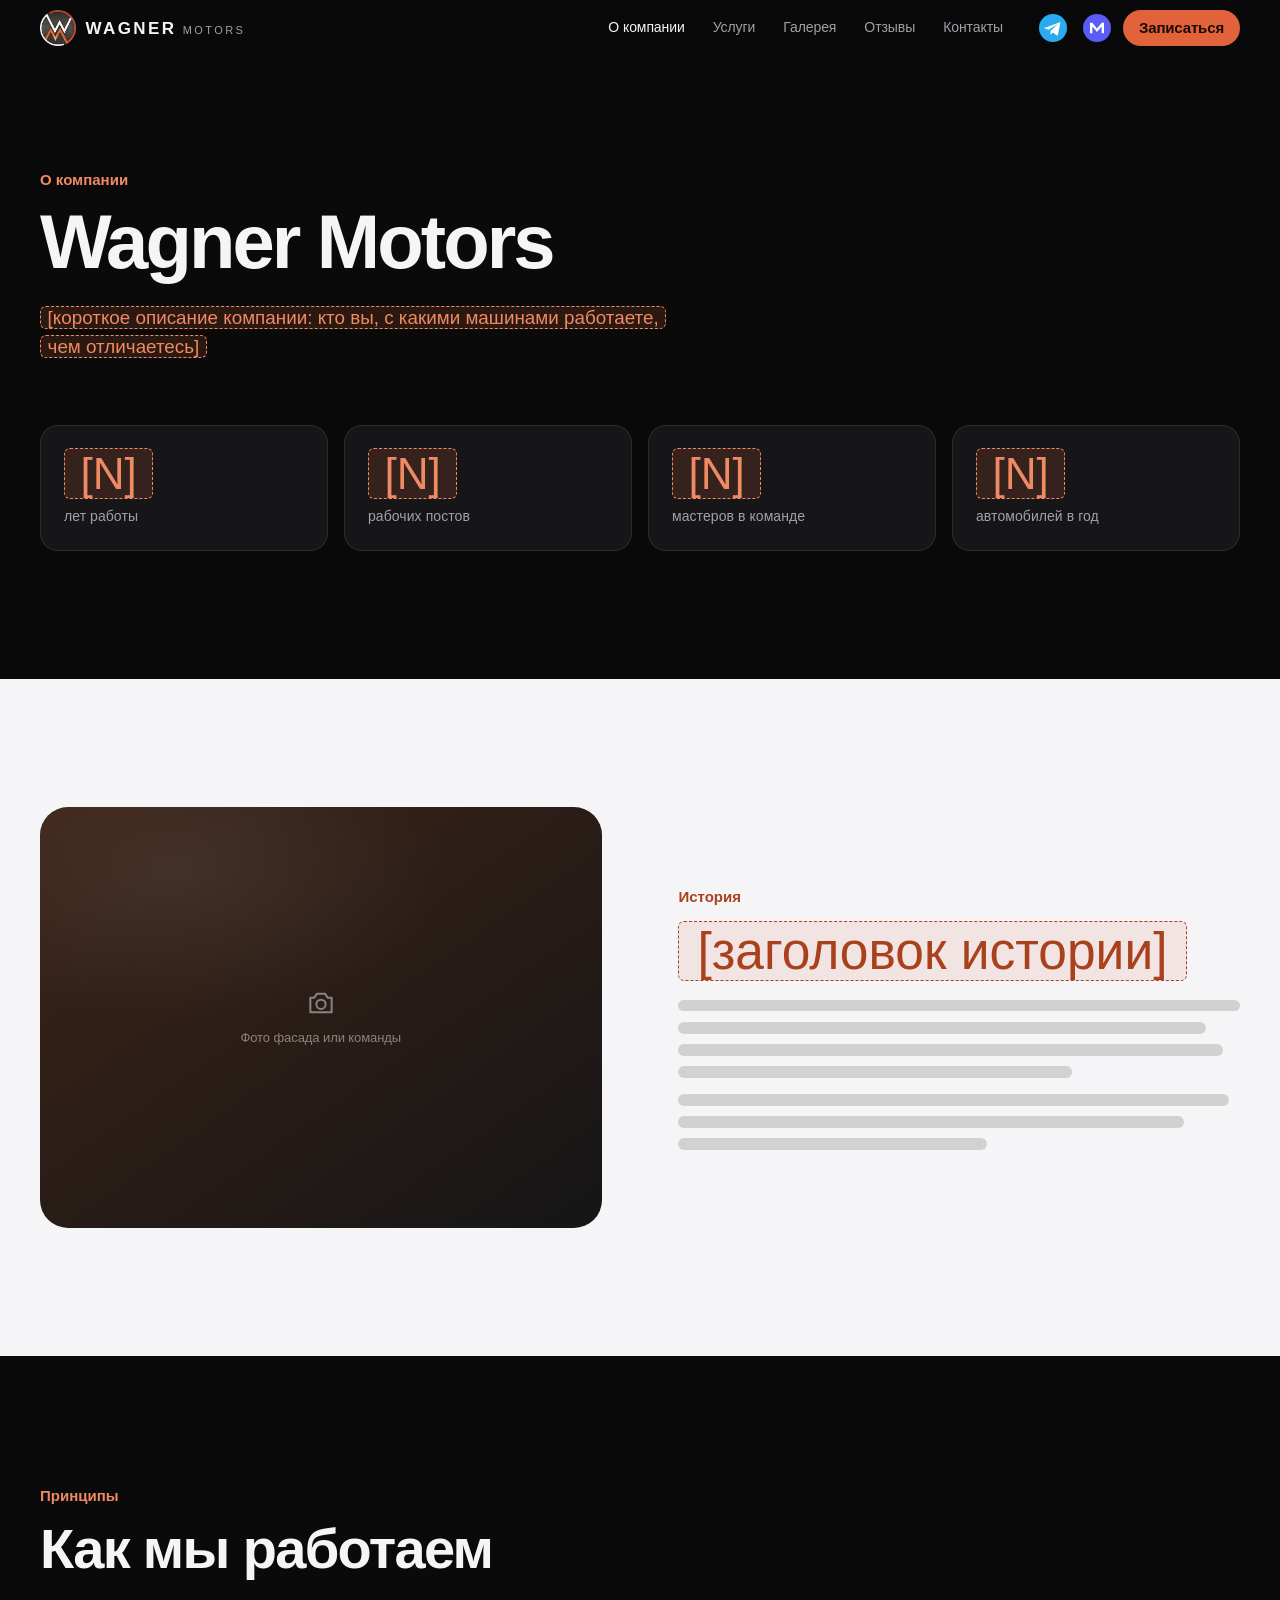
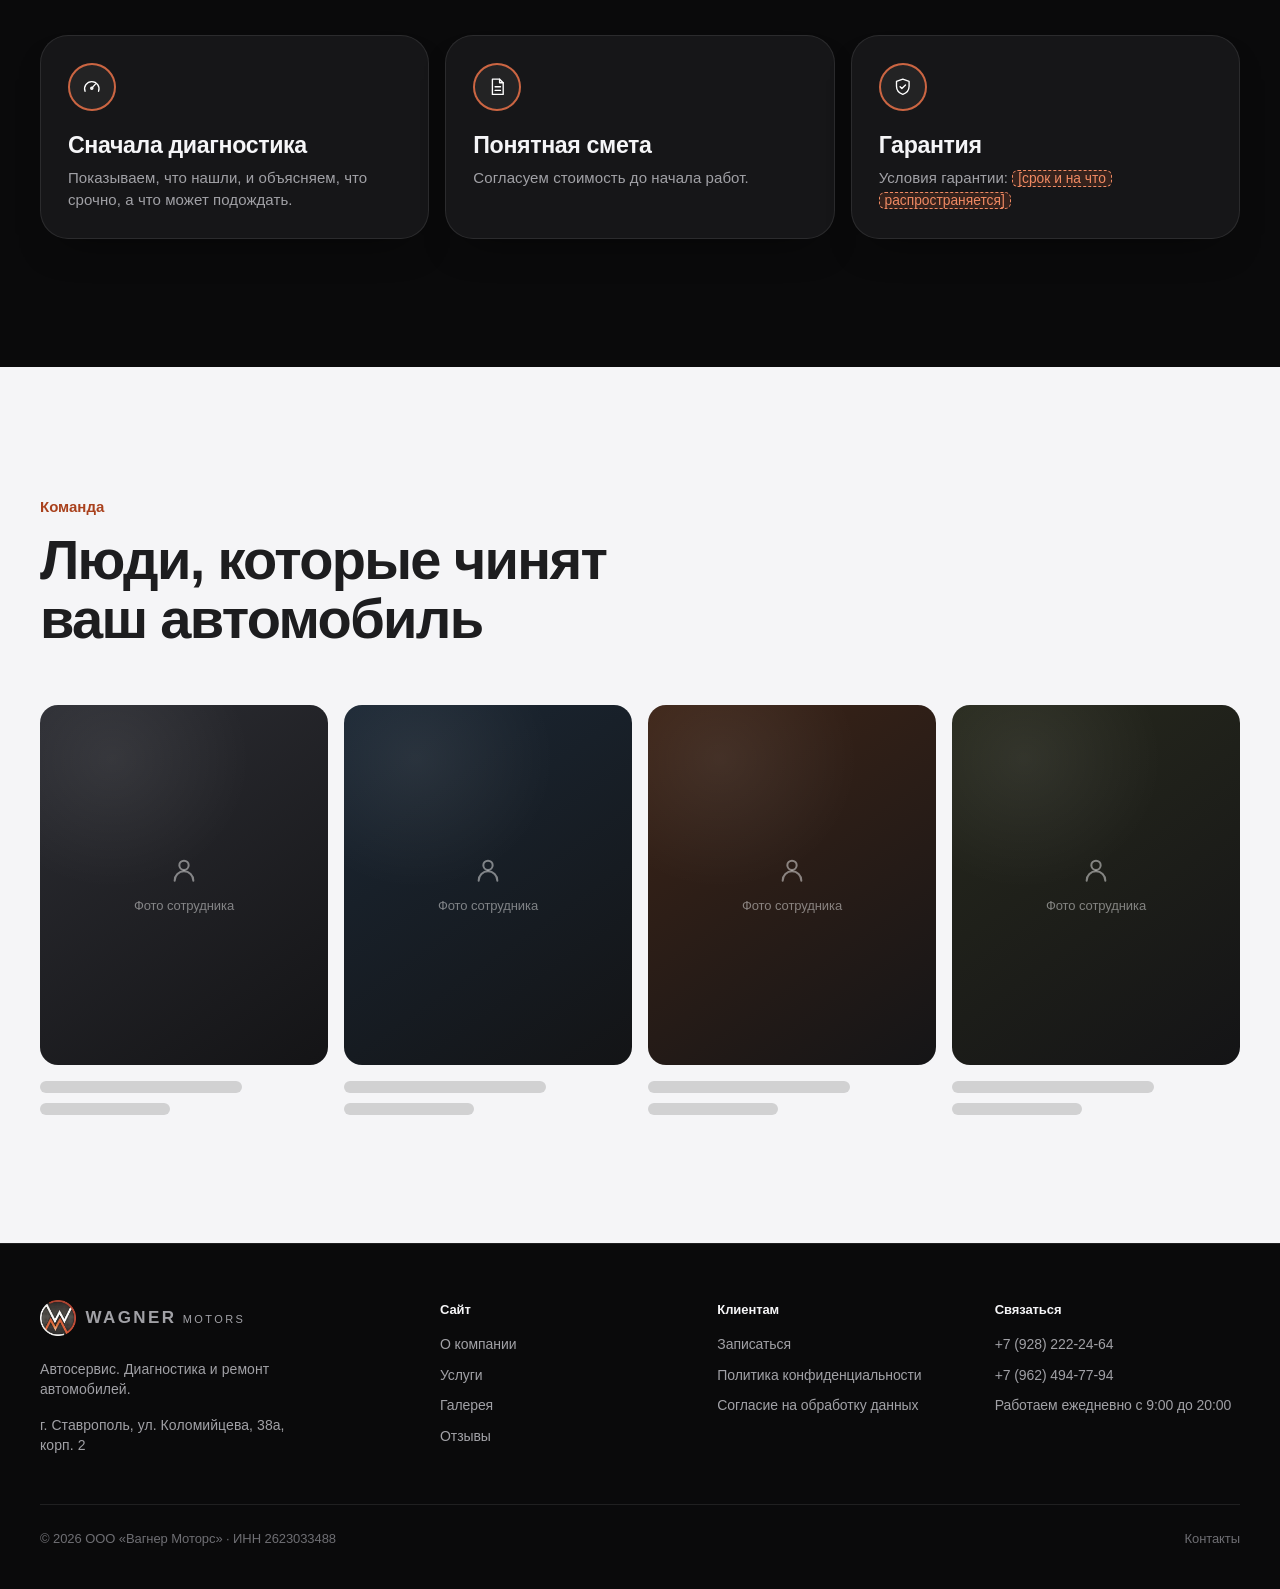
<file: about.html>
<!doctype html>
<html lang="ru">
<head>
<meta charset="utf-8">
<meta name="viewport" content="width=device-width, initial-scale=1, viewport-fit=cover">
<title>О компании — Wagner Motors</title>
<meta name="description" content="Wagner Motors: кто мы и как работаем.">
<meta name="theme-color" content="#0a0a0b">
<meta http-equiv="Content-Security-Policy" content="default-src 'self'; script-src 'self' 'sha256-Du+OJKJSbdUgz5nrHeWWINvez6XKDDU/tyj/5c2uvwo='; style-src 'self' 'unsafe-inline'; img-src 'self' data:; font-src 'self'; connect-src 'self'; media-src 'self'; object-src 'none'; frame-src 'none'; worker-src 'none'; manifest-src 'self'; base-uri 'self'; form-action 'self'; upgrade-insecure-requests">
<meta name="referrer" content="strict-origin-when-cross-origin">
<link rel="icon" type="image/png" href="img/logo-64.png">
<link rel="stylesheet" href="css/styles.css?v=d6e422ea">
<script>document.documentElement.classList.add('js')</script>
<script src="js/spring.js?v=8c2b770c" defer></script>
<script src="js/main.js?v=ab957390" defer></script>
</head>
<body>
<svg width="0" height="0" style="position:absolute" aria-hidden="true"><symbol id="i-cart" viewBox="0 0 24 24"><path d="M3 4h2l2.2 10.2a2 2 0 0 0 2 1.6h7.6a2 2 0 0 0 2-1.5L20.5 8H6.2"/><circle cx="10" cy="20" r="1.3"/><circle cx="17" cy="20" r="1.3"/></symbol><symbol id="i-close" viewBox="0 0 24 24"><path d="M6 6l12 12M18 6L6 18"/></symbol><symbol id="i-arrow" viewBox="0 0 24 24"><path d="M5 12h14M13 6l6 6-6 6"/></symbol><symbol id="i-chev-left" viewBox="0 0 24 24"><path d="M15 5l-7 7 7 7"/></symbol><symbol id="i-chev-right" viewBox="0 0 24 24"><path d="M9 5l7 7-7 7"/></symbol><symbol id="i-play" viewBox="0 0 24 24"><path d="M8 5.5v13l11-6.5z"/></symbol><symbol id="i-camera" viewBox="0 0 24 24"><path d="M4 8h3l2-3h6l2 3h3v11H4z"/><circle cx="12" cy="13" r="3.5"/></symbol><symbol id="i-video" viewBox="0 0 24 24"><rect x="3" y="6" width="13" height="12" rx="2"/><path d="M16 10l5-3v10l-5-3"/></symbol><symbol id="i-phone" viewBox="0 0 24 24"><path d="M5 4h4l2 5-2.5 1.5a11 11 0 0 0 5 5L15 13l5 2v4a1 1 0 0 1-1 1A16 16 0 0 1 4 5a1 1 0 0 1 1-1z"/></symbol><symbol id="i-pin" viewBox="0 0 24 24"><path d="M12 21s-7-6.2-7-11.5a7 7 0 0 1 14 0C19 14.8 12 21 12 21z"/><circle cx="12" cy="9.5" r="2.5"/></symbol><symbol id="i-clock" viewBox="0 0 24 24"><circle cx="12" cy="12" r="8.5"/><path d="M12 7.5V12l3 2"/></symbol><symbol id="i-mail" viewBox="0 0 24 24"><rect x="3.5" y="5.5" width="17" height="13" rx="2"/><path d="M4 7l8 6 8-6"/></symbol><symbol id="i-chat" viewBox="0 0 24 24"><path d="M4 5.5h16v11H9l-5 4z"/></symbol><symbol id="i-wrench" viewBox="0 0 24 24"><path d="M14.7 6.3a4 4 0 0 0 5 5L12 19a2.1 2.1 0 0 1-3-3l7.7-7.7z"/><path d="M14.7 6.3L17 4l3 3-2.3 2.3"/></symbol><symbol id="i-engine" viewBox="0 0 24 24"><path d="M3 10v6M3 13h3M6 9h3V7h6v2h2l2 2h2v5h-2l-2 2H9l-3-2z"/></symbol><symbol id="i-gauge" viewBox="0 0 24 24"><path d="M4.5 17a8 8 0 1 1 15 0"/><path d="M12 13.5l4-4.5"/><circle cx="12" cy="13.5" r="1.2"/></symbol><symbol id="i-disc" viewBox="0 0 24 24"><circle cx="12" cy="12" r="8"/><circle cx="12" cy="12" r="2.5"/><path d="M12 4a8 8 0 0 1 8 8"/></symbol><symbol id="i-bolt" viewBox="0 0 24 24"><path d="M13 3L5 13.5h6L10 21l8-10.5h-6z"/></symbol><symbol id="i-drop" viewBox="0 0 24 24"><path d="M12 3.5s6 6.5 6 10.5a6 6 0 0 1-12 0c0-4 6-10.5 6-10.5z"/></symbol><symbol id="i-car" viewBox="0 0 24 24"><path d="M5 16v-4l1.8-4.2A2 2 0 0 1 8.6 6.5h6.8a2 2 0 0 1 1.8 1.3L19 12v4"/><path d="M3.5 12h17v4.5h-17z"/><path d="M6 16.5V19M18 16.5V19"/></symbol><symbol id="i-snow" viewBox="0 0 24 24"><path d="M12 3v18M4.2 7.5l15.6 9M4.2 16.5l15.6-9"/></symbol><symbol id="i-check" viewBox="0 0 24 24"><path d="M5 12.5l4.5 4.5L19 7.5"/></symbol><symbol id="i-plus" viewBox="0 0 24 24"><path d="M12 5v14M5 12h14"/></symbol><symbol id="i-minus" viewBox="0 0 24 24"><path d="M5 12h14"/></symbol><symbol id="i-trash" viewBox="0 0 24 24"><path d="M5 7h14M10 7V4.5h4V7M7 7l1 13h8l1-13"/></symbol><symbol id="i-star" viewBox="0 0 24 24"><path d="M12 3.5l2.6 5.4 5.9.7-4.4 4 1.2 5.9L12 16.6l-5.3 2.9 1.2-5.9-4.4-4 5.9-.7z"/></symbol><symbol id="i-ticket" viewBox="0 0 24 24"><path d="M3.5 7.5a1 1 0 0 1 1-1h15a1 1 0 0 1 1 1V10a2 2 0 0 0 0 4v2.5a1 1 0 0 1-1 1h-15a1 1 0 0 1-1-1V14a2 2 0 0 0 0-4z"/><path d="M14.5 7v10" stroke-dasharray="1.5 2.2"/></symbol><symbol id="i-card" viewBox="0 0 24 24"><rect x="3" y="5.5" width="18" height="13" rx="2"/><path d="M3 10h18M7 15h3"/></symbol><symbol id="i-qr" viewBox="0 0 24 24"><path d="M4 4h6v6H4zM14 4h6v6h-6zM4 14h6v6H4zM14 14h2v2h-2zM18 18h2v2h-2zM14 18h2M18 14h2"/></symbol><symbol id="i-user" viewBox="0 0 24 24"><circle cx="12" cy="8.5" r="3.5"/><path d="M5 20a7 7 0 0 1 14 0"/></symbol><symbol id="i-shield" viewBox="0 0 24 24"><path d="M12 3.5l7 2.5v5.5c0 4.5-3 7.6-7 9-4-1.4-7-4.5-7-9V6z"/><path d="M9 12l2 2 4-4"/></symbol><symbol id="i-doc" viewBox="0 0 24 24"><path d="M6 3.5h8l4 4v13H6z"/><path d="M14 3.5v4h4M9 12h6M9 16h6"/></symbol></svg>
<header class="nav">
  <div class="container nav__inner">
    <a class="logo" href="index.html" aria-label="Wagner Motors — на главную">
      <img class="logo__mark" src="img/logo-128.webp" alt="" width="36" height="36"><span class="logo__text"><span class="logo__word">WAGNER</span><span class="logo__sub">MOTORS</span></span>
    </a>
    <nav class="nav__links" aria-label="Основное меню"><a href="about.html" aria-current="page">О компании</a><a href="services.html">Услуги</a><a href="gallery.html">Галерея</a><a href="reviews.html">Отзывы</a><a href="contacts.html">Контакты</a></nav>
    <div class="nav__actions">
      
      <a class="nav-msg" href="https://t.me/+79624947794" target="_blank" rel="noopener" aria-label="Написать в Telegram"><svg class="msg__icon" viewBox="0 0 24 24" aria-hidden="true"><circle cx="12" cy="12" r="12" fill="#2AABEE"/><path fill="#fff" d="M5.4 11.8 17.3 7.2c.6-.2 1.1.1.9 1l-2 9.5c-.1.7-.6.8-1.2.5l-3.1-2.3-1.5 1.4c-.2.2-.3.3-.6.3l.2-3.2 5.8-5.3c.3-.2-.1-.4-.4-.2l-7.2 4.5-3.1-1c-.7-.2-.7-.7.1-1z"/></svg></a>
      <a class="nav-msg" href="https://max.ru/" target="_blank" rel="noopener" aria-label="Написать в MAX"><svg class="msg__icon" viewBox="0 0 24 24" aria-hidden="true"><circle cx="12" cy="12" r="12" fill="#5B5BF6"/><path fill="#fff" d="M6 16.5V7.5h1.9l4.1 5 4.1-5H18v9h-2v-5.8l-4 4.8-4-4.8v5.8z"/></svg></a>
      <a class="btn btn--primary btn--sm nav__cta" href="booking.html">Записаться</a>
      <button class="icon-btn burger" type="button" aria-label="Открыть меню" aria-expanded="false" aria-controls="menu"><span class="burger__lines"></span></button>
    </div>
  </div>
</header>
<div class="menu-scrim"></div>
<nav class="menu" id="menu" aria-label="Меню">
  <a href="about.html" aria-current="page">О компании<svg class="i" aria-hidden="true"><use href="#i-chev-right"/></svg></a><a href="services.html">Услуги<svg class="i" aria-hidden="true"><use href="#i-chev-right"/></svg></a><a href="gallery.html">Галерея<svg class="i" aria-hidden="true"><use href="#i-chev-right"/></svg></a><a href="reviews.html">Отзывы<svg class="i" aria-hidden="true"><use href="#i-chev-right"/></svg></a><a href="contacts.html">Контакты<svg class="i" aria-hidden="true"><use href="#i-chev-right"/></svg></a>
  <a class="btn btn--primary btn--lg" href="booking.html">Записаться</a>
  <a class="btn btn--ghost btn--lg" href="tel:+79282222464"><svg class="i" aria-hidden="true"><use href="#i-phone"/></svg>+7 (928) 222-24-64</a>
</nav>
<main>
<section class="page-hero">
  <div class="container">
    <p class="eyebrow reveal">О компании</p>
    <h1 class="h1 reveal" style="--d:1">Wagner Motors</h1>
    <p class="lead reveal" style="--d:2"><mark class="todo">[короткое описание компании: кто вы, с какими машинами работаете, чем отличаетесь]</mark></p>
  </div>
</section>

<section class="section section--flush-top">
  <div class="container">
    <div class="stats">
      <div class="stat reveal"><div class="stat__value"><mark class="todo">[N]</mark></div><p class="small">лет работы</p></div>
      <div class="stat reveal" style="--d:1"><div class="stat__value"><mark class="todo">[N]</mark></div><p class="small">рабочих постов</p></div>
      <div class="stat reveal" style="--d:2"><div class="stat__value"><mark class="todo">[N]</mark></div><p class="small">мастеров в команде</p></div>
      <div class="stat reveal" style="--d:3"><div class="stat__value"><mark class="todo">[N]</mark></div><p class="small">автомобилей в год</p></div>
    </div>
  </div>
</section>

<section class="section theme-light">
  <div class="container split">
    <div class="split__media reveal"><div class="ph ph--warm"><div class="ph__inner"><svg class="i" aria-hidden="true"><use href="#i-camera"/></svg><span>Фото фасада или команды</span></div></div></div>
    <div>
      <p class="eyebrow reveal">История</p>
      <h2 class="h2 reveal" style="--d:1"><mark class="todo">[заголовок истории]</mark></h2>
      <div class="prose reveal" style="--d:2">
        <p style="margin-top:1.25rem"><span class="sk" style="--w:100%"></span><span class="sk" style="--w:94%"></span><span class="sk" style="--w:97%"></span><span class="sk" style="--w:70%"></span></p>
        <p><span class="sk" style="--w:98%"></span><span class="sk" style="--w:90%"></span><span class="sk" style="--w:55%"></span></p>
      </div>
    </div>
  </div>
</section>

<section class="section">
  <div class="container">
    <div class="section__head">
      <p class="eyebrow reveal">Принципы</p>
      <h2 class="h2 reveal" style="--d:1">Как мы работаем</h2>
    </div>
    <div class="cards">
      <div class="card reveal"><span class="card__icon"><svg class="i" aria-hidden="true"><use href="#i-gauge"/></svg></span><h3 class="h3">Сначала диагностика</h3><p class="small">Показываем, что нашли, и&nbsp;объясняем, что срочно, а&nbsp;что может подождать.</p></div>
      <div class="card reveal" style="--d:1"><span class="card__icon"><svg class="i" aria-hidden="true"><use href="#i-doc"/></svg></span><h3 class="h3">Понятная смета</h3><p class="small">Согласуем стоимость до&nbsp;начала работ.</p></div>
      <div class="card reveal" style="--d:2"><span class="card__icon"><svg class="i" aria-hidden="true"><use href="#i-shield"/></svg></span><h3 class="h3">Гарантия</h3><p class="small">Условия гарантии: <mark class="todo">[срок и на что распространяется]</mark></p></div>
    </div>
  </div>
</section>

<section class="section theme-light">
  <div class="container">
    <div class="section__head">
      <p class="eyebrow reveal">Команда</p>
      <h2 class="h2 reveal" style="--d:1">Люди, которые чинят ваш автомобиль</h2>
    </div>
    <div class="team">
      <div class="person reveal" style="--d:0"><div class="ph ph--steel"><div class="ph__inner"><svg class="i" aria-hidden="true"><use href="#i-user"/></svg><span>Фото сотрудника</span></div></div><div class="person__name"><span class="sk" style="--w:70%"></span><span class="sk" style="--w:45%"></span></div></div><div class="person reveal" style="--d:1"><div class="ph ph--cool"><div class="ph__inner"><svg class="i" aria-hidden="true"><use href="#i-user"/></svg><span>Фото сотрудника</span></div></div><div class="person__name"><span class="sk" style="--w:70%"></span><span class="sk" style="--w:45%"></span></div></div><div class="person reveal" style="--d:2"><div class="ph ph--warm"><div class="ph__inner"><svg class="i" aria-hidden="true"><use href="#i-user"/></svg><span>Фото сотрудника</span></div></div><div class="person__name"><span class="sk" style="--w:70%"></span><span class="sk" style="--w:45%"></span></div></div><div class="person reveal" style="--d:3"><div class="ph ph--olive"><div class="ph__inner"><svg class="i" aria-hidden="true"><use href="#i-user"/></svg><span>Фото сотрудника</span></div></div><div class="person__name"><span class="sk" style="--w:70%"></span><span class="sk" style="--w:45%"></span></div></div>
    </div>
  </div>
</section>
</main>
<footer class="footer">
  <div class="container">
    <div class="footer__grid">
      <div class="footer__brand">
        <a class="logo" href="index.html"><img class="logo__mark" src="img/logo-128.webp" alt="" width="36" height="36"><span class="logo__text"><span class="logo__word">WAGNER</span><span class="logo__sub">MOTORS</span></span></a>
        <p class="small">Автосервис. Диагностика и ремонт автомобилей.</p>
        <p class="small">г.&nbsp;Ставрополь, ул.&nbsp;Коломийцева, 38а, корп.&nbsp;2</p>
      </div>
      <div>
        <h4>Сайт</h4>
        <ul>
          <li><a href="about.html">О компании</a></li>
          <li><a href="services.html">Услуги</a></li>
          <li><a href="gallery.html">Галерея</a></li>
          <li><a href="reviews.html">Отзывы</a></li>
        </ul>
      </div>
      <div>
        <h4>Клиентам</h4>
        <ul>
          <li><a href="booking.html">Записаться</a></li>
          
          
          <li><a href="privacy.html">Политика конфиденциальности</a></li>
          <li><a href="consent.html">Согласие на обработку данных</a></li>
        </ul>
      </div>
      <div>
        <h4>Связаться</h4>
        <ul>
          <li><a href="tel:+79282222464">+7 (928) 222-24-64</a></li><li><a href="tel:+79624947794">+7 (962) 494-77-94</a></li>
          <li>Работаем ежедневно с 9:00 до 20:00</li>
        </ul>
      </div>
    </div>
    <div class="footer__bottom">
      <span>© <span data-year>2026</span> ООО «Вагнер Моторс» · ИНН 2623033488</span>
      <a href="contacts.html">Контакты</a>
    </div>
  </div>
</footer>
</body>
</html>
</file>
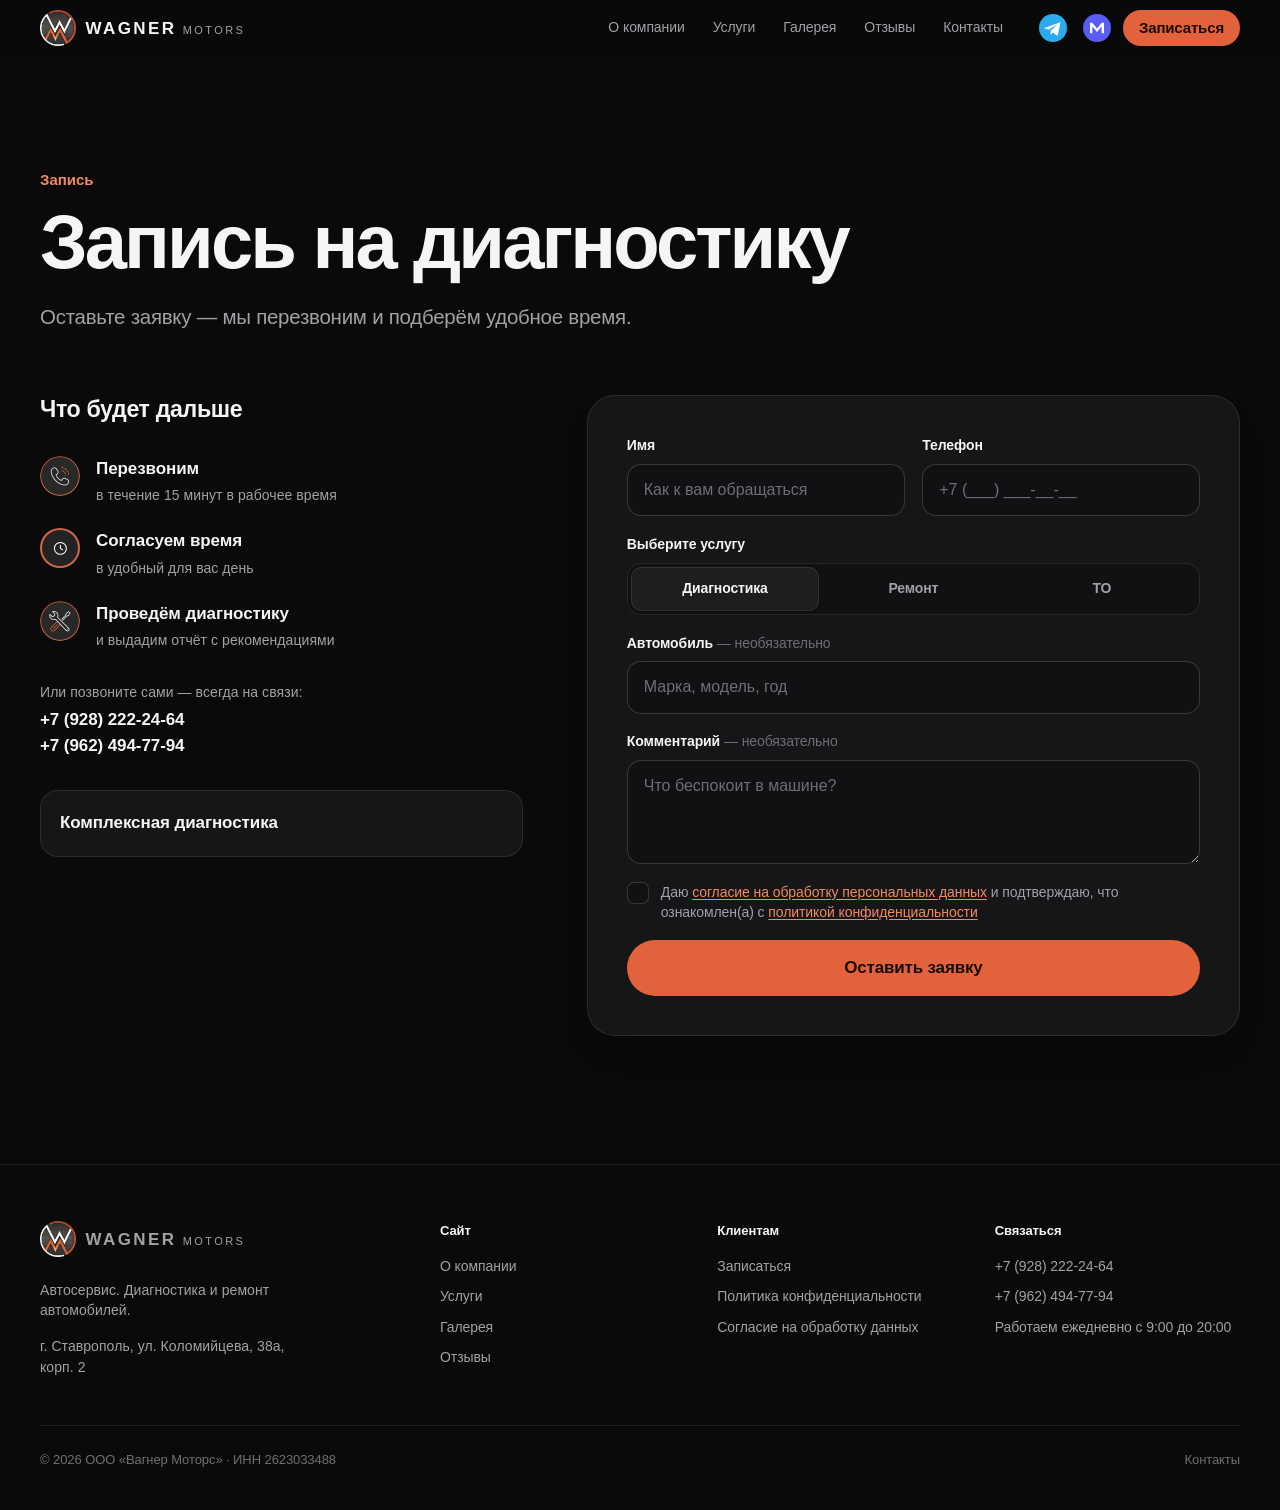
<file: booking.html>
<!doctype html>
<html lang="ru">
<head>
<meta charset="utf-8">
<meta name="viewport" content="width=device-width, initial-scale=1, viewport-fit=cover">
<title>Запись на диагностику — Wagner Motors</title>
<meta name="description" content="Оставьте заявку на диагностику — мы перезвоним.">
<meta name="theme-color" content="#0a0a0b">
<meta http-equiv="Content-Security-Policy" content="default-src 'self'; script-src 'self' 'sha256-Du+OJKJSbdUgz5nrHeWWINvez6XKDDU/tyj/5c2uvwo='; style-src 'self' 'unsafe-inline'; img-src 'self' data:; font-src 'self'; connect-src 'self'; media-src 'self'; object-src 'none'; frame-src 'none'; worker-src 'none'; manifest-src 'self'; base-uri 'self'; form-action 'self'; upgrade-insecure-requests">
<meta name="referrer" content="strict-origin-when-cross-origin">
<link rel="icon" type="image/png" href="img/logo-64.png">
<link rel="stylesheet" href="css/styles.css?v=d6e422ea">
<script>document.documentElement.classList.add('js')</script>
<script src="js/spring.js?v=8c2b770c" defer></script>
<script src="js/main.js?v=ab957390" defer></script>
<script src="js/booking.js?v=901c19bc" defer></script>
</head>
<body>
<svg width="0" height="0" style="position:absolute" aria-hidden="true"><symbol id="i-cart" viewBox="0 0 24 24"><path d="M3 4h2l2.2 10.2a2 2 0 0 0 2 1.6h7.6a2 2 0 0 0 2-1.5L20.5 8H6.2"/><circle cx="10" cy="20" r="1.3"/><circle cx="17" cy="20" r="1.3"/></symbol><symbol id="i-close" viewBox="0 0 24 24"><path d="M6 6l12 12M18 6L6 18"/></symbol><symbol id="i-arrow" viewBox="0 0 24 24"><path d="M5 12h14M13 6l6 6-6 6"/></symbol><symbol id="i-chev-left" viewBox="0 0 24 24"><path d="M15 5l-7 7 7 7"/></symbol><symbol id="i-chev-right" viewBox="0 0 24 24"><path d="M9 5l7 7-7 7"/></symbol><symbol id="i-play" viewBox="0 0 24 24"><path d="M8 5.5v13l11-6.5z"/></symbol><symbol id="i-camera" viewBox="0 0 24 24"><path d="M4 8h3l2-3h6l2 3h3v11H4z"/><circle cx="12" cy="13" r="3.5"/></symbol><symbol id="i-video" viewBox="0 0 24 24"><rect x="3" y="6" width="13" height="12" rx="2"/><path d="M16 10l5-3v10l-5-3"/></symbol><symbol id="i-phone" viewBox="0 0 24 24"><path d="M5 4h4l2 5-2.5 1.5a11 11 0 0 0 5 5L15 13l5 2v4a1 1 0 0 1-1 1A16 16 0 0 1 4 5a1 1 0 0 1 1-1z"/></symbol><symbol id="i-pin" viewBox="0 0 24 24"><path d="M12 21s-7-6.2-7-11.5a7 7 0 0 1 14 0C19 14.8 12 21 12 21z"/><circle cx="12" cy="9.5" r="2.5"/></symbol><symbol id="i-clock" viewBox="0 0 24 24"><circle cx="12" cy="12" r="8.5"/><path d="M12 7.5V12l3 2"/></symbol><symbol id="i-mail" viewBox="0 0 24 24"><rect x="3.5" y="5.5" width="17" height="13" rx="2"/><path d="M4 7l8 6 8-6"/></symbol><symbol id="i-chat" viewBox="0 0 24 24"><path d="M4 5.5h16v11H9l-5 4z"/></symbol><symbol id="i-wrench" viewBox="0 0 24 24"><path d="M14.7 6.3a4 4 0 0 0 5 5L12 19a2.1 2.1 0 0 1-3-3l7.7-7.7z"/><path d="M14.7 6.3L17 4l3 3-2.3 2.3"/></symbol><symbol id="i-engine" viewBox="0 0 24 24"><path d="M3 10v6M3 13h3M6 9h3V7h6v2h2l2 2h2v5h-2l-2 2H9l-3-2z"/></symbol><symbol id="i-gauge" viewBox="0 0 24 24"><path d="M4.5 17a8 8 0 1 1 15 0"/><path d="M12 13.5l4-4.5"/><circle cx="12" cy="13.5" r="1.2"/></symbol><symbol id="i-disc" viewBox="0 0 24 24"><circle cx="12" cy="12" r="8"/><circle cx="12" cy="12" r="2.5"/><path d="M12 4a8 8 0 0 1 8 8"/></symbol><symbol id="i-bolt" viewBox="0 0 24 24"><path d="M13 3L5 13.5h6L10 21l8-10.5h-6z"/></symbol><symbol id="i-drop" viewBox="0 0 24 24"><path d="M12 3.5s6 6.5 6 10.5a6 6 0 0 1-12 0c0-4 6-10.5 6-10.5z"/></symbol><symbol id="i-car" viewBox="0 0 24 24"><path d="M5 16v-4l1.8-4.2A2 2 0 0 1 8.6 6.5h6.8a2 2 0 0 1 1.8 1.3L19 12v4"/><path d="M3.5 12h17v4.5h-17z"/><path d="M6 16.5V19M18 16.5V19"/></symbol><symbol id="i-snow" viewBox="0 0 24 24"><path d="M12 3v18M4.2 7.5l15.6 9M4.2 16.5l15.6-9"/></symbol><symbol id="i-check" viewBox="0 0 24 24"><path d="M5 12.5l4.5 4.5L19 7.5"/></symbol><symbol id="i-plus" viewBox="0 0 24 24"><path d="M12 5v14M5 12h14"/></symbol><symbol id="i-minus" viewBox="0 0 24 24"><path d="M5 12h14"/></symbol><symbol id="i-trash" viewBox="0 0 24 24"><path d="M5 7h14M10 7V4.5h4V7M7 7l1 13h8l1-13"/></symbol><symbol id="i-star" viewBox="0 0 24 24"><path d="M12 3.5l2.6 5.4 5.9.7-4.4 4 1.2 5.9L12 16.6l-5.3 2.9 1.2-5.9-4.4-4 5.9-.7z"/></symbol><symbol id="i-ticket" viewBox="0 0 24 24"><path d="M3.5 7.5a1 1 0 0 1 1-1h15a1 1 0 0 1 1 1V10a2 2 0 0 0 0 4v2.5a1 1 0 0 1-1 1h-15a1 1 0 0 1-1-1V14a2 2 0 0 0 0-4z"/><path d="M14.5 7v10" stroke-dasharray="1.5 2.2"/></symbol><symbol id="i-card" viewBox="0 0 24 24"><rect x="3" y="5.5" width="18" height="13" rx="2"/><path d="M3 10h18M7 15h3"/></symbol><symbol id="i-qr" viewBox="0 0 24 24"><path d="M4 4h6v6H4zM14 4h6v6h-6zM4 14h6v6H4zM14 14h2v2h-2zM18 18h2v2h-2zM14 18h2M18 14h2"/></symbol><symbol id="i-user" viewBox="0 0 24 24"><circle cx="12" cy="8.5" r="3.5"/><path d="M5 20a7 7 0 0 1 14 0"/></symbol><symbol id="i-shield" viewBox="0 0 24 24"><path d="M12 3.5l7 2.5v5.5c0 4.5-3 7.6-7 9-4-1.4-7-4.5-7-9V6z"/><path d="M9 12l2 2 4-4"/></symbol><symbol id="i-doc" viewBox="0 0 24 24"><path d="M6 3.5h8l4 4v13H6z"/><path d="M14 3.5v4h4M9 12h6M9 16h6"/></symbol></svg>
<header class="nav">
  <div class="container nav__inner">
    <a class="logo" href="index.html" aria-label="Wagner Motors — на главную">
      <img class="logo__mark" src="img/logo-128.webp" alt="" width="36" height="36"><span class="logo__text"><span class="logo__word">WAGNER</span><span class="logo__sub">MOTORS</span></span>
    </a>
    <nav class="nav__links" aria-label="Основное меню"><a href="about.html">О компании</a><a href="services.html">Услуги</a><a href="gallery.html">Галерея</a><a href="reviews.html">Отзывы</a><a href="contacts.html">Контакты</a></nav>
    <div class="nav__actions">
      
      <a class="nav-msg" href="https://t.me/+79624947794" target="_blank" rel="noopener" aria-label="Написать в Telegram"><svg class="msg__icon" viewBox="0 0 24 24" aria-hidden="true"><circle cx="12" cy="12" r="12" fill="#2AABEE"/><path fill="#fff" d="M5.4 11.8 17.3 7.2c.6-.2 1.1.1.9 1l-2 9.5c-.1.7-.6.8-1.2.5l-3.1-2.3-1.5 1.4c-.2.2-.3.3-.6.3l.2-3.2 5.8-5.3c.3-.2-.1-.4-.4-.2l-7.2 4.5-3.1-1c-.7-.2-.7-.7.1-1z"/></svg></a>
      <a class="nav-msg" href="https://max.ru/" target="_blank" rel="noopener" aria-label="Написать в MAX"><svg class="msg__icon" viewBox="0 0 24 24" aria-hidden="true"><circle cx="12" cy="12" r="12" fill="#5B5BF6"/><path fill="#fff" d="M6 16.5V7.5h1.9l4.1 5 4.1-5H18v9h-2v-5.8l-4 4.8-4-4.8v5.8z"/></svg></a>
      <a class="btn btn--primary btn--sm nav__cta" href="booking.html">Записаться</a>
      <button class="icon-btn burger" type="button" aria-label="Открыть меню" aria-expanded="false" aria-controls="menu"><span class="burger__lines"></span></button>
    </div>
  </div>
</header>
<div class="menu-scrim"></div>
<nav class="menu" id="menu" aria-label="Меню">
  <a href="about.html">О компании<svg class="i" aria-hidden="true"><use href="#i-chev-right"/></svg></a><a href="services.html">Услуги<svg class="i" aria-hidden="true"><use href="#i-chev-right"/></svg></a><a href="gallery.html">Галерея<svg class="i" aria-hidden="true"><use href="#i-chev-right"/></svg></a><a href="reviews.html">Отзывы<svg class="i" aria-hidden="true"><use href="#i-chev-right"/></svg></a><a href="contacts.html">Контакты<svg class="i" aria-hidden="true"><use href="#i-chev-right"/></svg></a>
  <a class="btn btn--primary btn--lg" href="booking.html">Записаться</a>
  <a class="btn btn--ghost btn--lg" href="tel:+79282222464"><svg class="i" aria-hidden="true"><use href="#i-phone"/></svg>+7 (928) 222-24-64</a>
</nav>
<main>
<section class="page-hero">
  <div class="container">
    <p class="eyebrow reveal">Запись</p>
    <h1 class="h1 reveal" style="--d:1">Запись на диагностику</h1>
    <p class="lead reveal" style="--d:2">Оставьте заявку — мы&nbsp;перезвоним и&nbsp;подберём удобное время.</p>
  </div>
</section>
<section class="section section--flush-top">
  <div class="container booking">
    <aside class="reveal">
      <h2 class="h3">Что будет дальше</h2>
      <ul class="info-list">
        <li><img class="bicon bicon--sm" src="img/icon-phone.webp" alt="" width="56" height="56" loading="lazy" decoding="async"><div><strong>Перезвоним</strong><span class="small">в течение 15 минут в рабочее время</span></div></li>
        <li><span class="bicon bicon--svg bicon--sm"><svg class="i" aria-hidden="true"><use href="#i-clock"/></svg></span><div><strong>Согласуем время</strong><span class="small">в удобный для вас день</span></div></li>
        <li><img class="bicon bicon--sm" src="img/icon-tools.webp" alt="" width="56" height="56" loading="lazy" decoding="async"><div><strong>Проведём диагностику</strong><span class="small">и выдадим отчёт с рекомендациями</span></div></li>
      </ul>
      <p class="small" style="margin-top:1.75rem">Или позвоните сами — всегда на связи:</p>
      <p class="cta__phones" style="margin-top:.35rem;font-weight:600"><a class="tel" href="tel:+79282222464">+7 (928) 222-24-64</a><br><a class="tel" href="tel:+79624947794">+7 (962) 494-77-94</a></p>
      <div class="mini-product">
        <div><strong>Комплексная диагностика</strong></div>
        
      </div>
    </aside>
    <div class="form-card reveal" style="--d:1" data-booking>
      <form class="form" action="#" method="post" data-guard>
        <div class="hp" aria-hidden="true"><label>Не заполняйте это поле<input type="text" name="website" tabindex="-1" autocomplete="off"></label></div>
        <div class="form__row">
          <div class="field">
            <label class="field__label" for="b-name">Имя</label>
            <input class="input" id="b-name" name="name" autocomplete="name" maxlength="80" data-rule="name" placeholder="Как к вам обращаться">
            <span class="field__error" aria-live="polite"></span>
          </div>
          <div class="field">
            <label class="field__label" for="b-phone">Телефон</label>
            <input class="input" id="b-phone" name="phone" type="tel" inputmode="tel" autocomplete="tel" maxlength="24" data-rule="phone" placeholder="+7 (___) ___-__-__">
            <span class="field__error" aria-live="polite"></span>
          </div>
        </div>
        <div class="field">
          <span class="field__label" id="kind-label">Выберите услугу</span>
          <div class="segmented segmented--3" role="radiogroup" aria-labelledby="kind-label">
            <input type="radio" name="kind" id="kind-diag" value="Диагностика" checked><label for="kind-diag">Диагностика</label>
            <input type="radio" name="kind" id="kind-repair" value="Ремонт"><label for="kind-repair">Ремонт</label>
            <input type="radio" name="kind" id="kind-to" value="ТО"><label for="kind-to">ТО</label>
            <span class="segmented__thumb" aria-hidden="true"></span>
          </div>
        </div>
        <div class="field">
          <label class="field__label" for="b-car">Автомобиль <span class="field__opt">— необязательно</span></label>
          <input class="input" id="b-car" name="car" maxlength="80" placeholder="Марка, модель, год">
        </div>
        <div class="field">
          <label class="field__label" for="b-comment">Комментарий <span class="field__opt">— необязательно</span></label>
          <textarea class="input" id="b-comment" name="comment" maxlength="1000" placeholder="Что беспокоит в машине?"></textarea>
        </div>
        <div class="field">
          <label class="check"><input type="checkbox" name="consent" data-rule="consent"><span>Даю <a href="consent.html" target="_blank" rel="noopener">согласие на обработку персональных данных</a> и подтверждаю, что ознакомлен(а) с <a href="privacy.html" target="_blank" rel="noopener">политикой конфиденциальности</a></span></label>
          <span class="field__error" aria-live="polite"></span>
        </div>
        <button class="btn btn--primary btn--lg btn--block" type="submit">Оставить заявку</button>
      </form>
      <div class="success" role="status">
        <div class="success__icon"><svg class="i" aria-hidden="true"><use href="#i-check"/></svg></div>
        <h2 class="h2" tabindex="-1">Заявка принята</h2>
        <p class="lead">Мы перезвоним и подберём удобное время.</p>
        <div class="success__actions">
          
          <button class="btn btn--ghost" type="button" data-booking-again>Новая заявка</button>
        </div>
      </div>
    </div>
  </div>
</section>
</main>
<footer class="footer">
  <div class="container">
    <div class="footer__grid">
      <div class="footer__brand">
        <a class="logo" href="index.html"><img class="logo__mark" src="img/logo-128.webp" alt="" width="36" height="36"><span class="logo__text"><span class="logo__word">WAGNER</span><span class="logo__sub">MOTORS</span></span></a>
        <p class="small">Автосервис. Диагностика и ремонт автомобилей.</p>
        <p class="small">г.&nbsp;Ставрополь, ул.&nbsp;Коломийцева, 38а, корп.&nbsp;2</p>
      </div>
      <div>
        <h4>Сайт</h4>
        <ul>
          <li><a href="about.html">О компании</a></li>
          <li><a href="services.html">Услуги</a></li>
          <li><a href="gallery.html">Галерея</a></li>
          <li><a href="reviews.html">Отзывы</a></li>
        </ul>
      </div>
      <div>
        <h4>Клиентам</h4>
        <ul>
          <li><a href="booking.html">Записаться</a></li>
          
          
          <li><a href="privacy.html">Политика конфиденциальности</a></li>
          <li><a href="consent.html">Согласие на обработку данных</a></li>
        </ul>
      </div>
      <div>
        <h4>Связаться</h4>
        <ul>
          <li><a href="tel:+79282222464">+7 (928) 222-24-64</a></li><li><a href="tel:+79624947794">+7 (962) 494-77-94</a></li>
          <li>Работаем ежедневно с 9:00 до 20:00</li>
        </ul>
      </div>
    </div>
    <div class="footer__bottom">
      <span>© <span data-year>2026</span> ООО «Вагнер Моторс» · ИНН 2623033488</span>
      <a href="contacts.html">Контакты</a>
    </div>
  </div>
</footer>
</body>
</html>
</file>
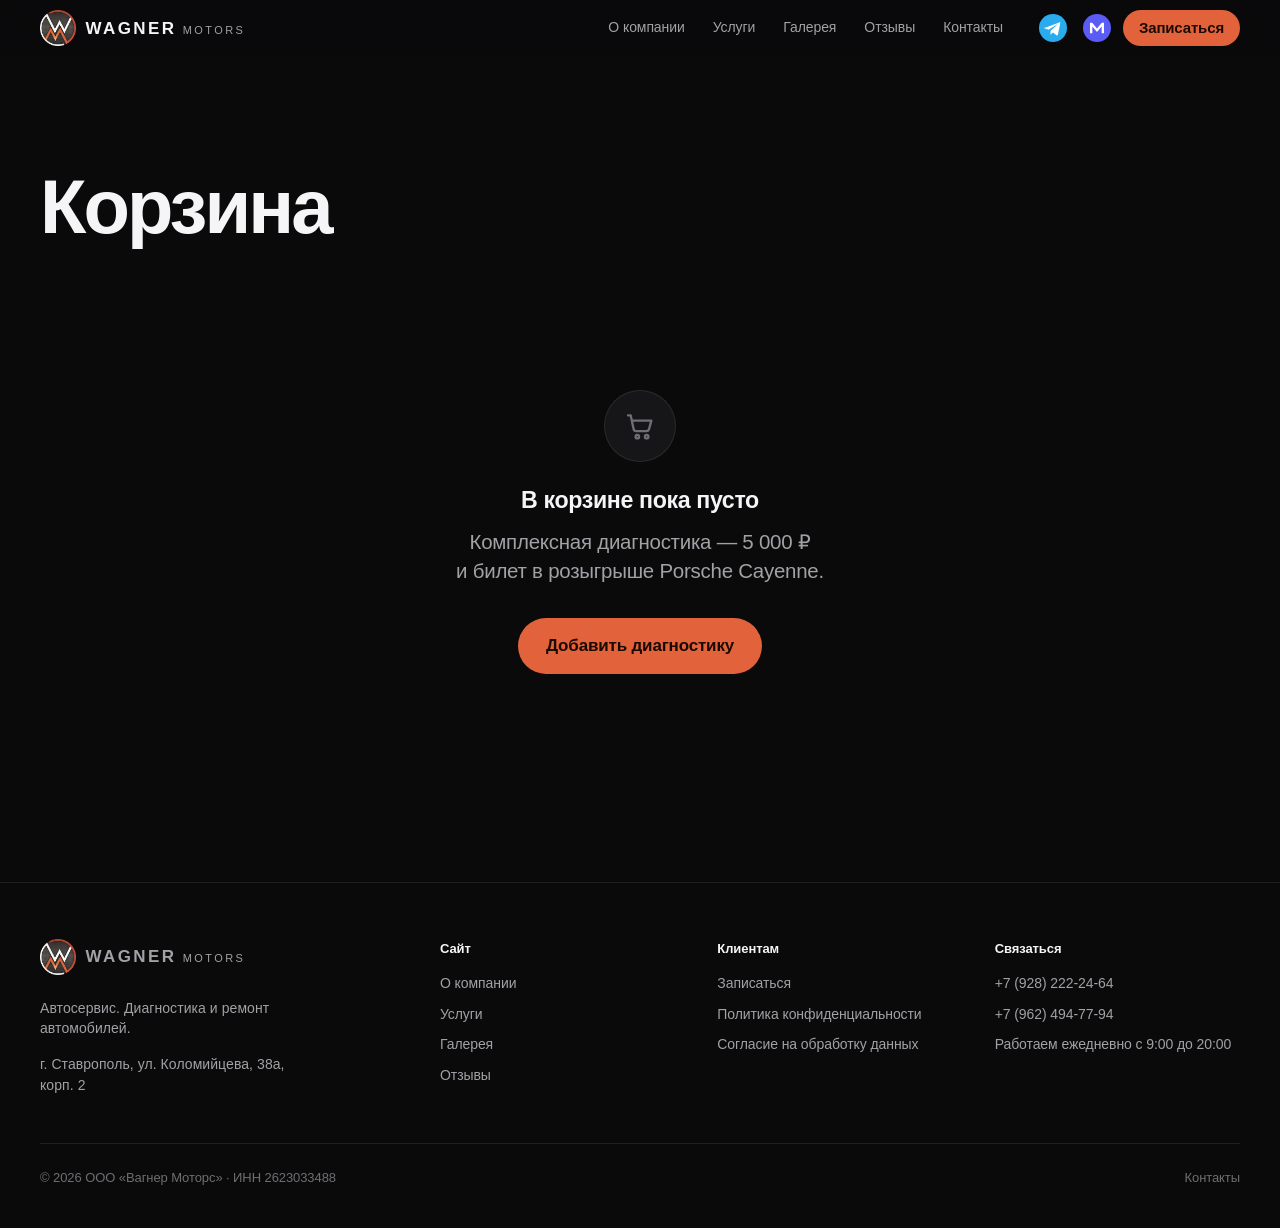
<file: cart.html>
<!doctype html>
<html lang="ru">
<head>
<meta charset="utf-8">
<meta name="viewport" content="width=device-width, initial-scale=1, viewport-fit=cover">
<title>Корзина — Wagner Motors</title>
<meta name="description" content="Корзина и оплата диагностики Wagner Motors.">
<meta name="theme-color" content="#0a0a0b">
<meta http-equiv="Content-Security-Policy" content="default-src 'self'; script-src 'self' 'sha256-Du+OJKJSbdUgz5nrHeWWINvez6XKDDU/tyj/5c2uvwo='; style-src 'self' 'unsafe-inline'; img-src 'self' data:; font-src 'self'; connect-src 'self'; media-src 'self'; object-src 'none'; frame-src 'none'; worker-src 'none'; manifest-src 'self'; base-uri 'self'; form-action 'self'; upgrade-insecure-requests">
<meta name="referrer" content="strict-origin-when-cross-origin">
<link rel="icon" type="image/png" href="img/logo-64.png">
<link rel="stylesheet" href="css/styles.css?v=d6e422ea">
<script>document.documentElement.classList.add('js')</script>
<script src="js/spring.js?v=8c2b770c" defer></script>
<script src="js/main.js?v=ab957390" defer></script>
<script src="js/cart.js?v=9f273bf0" defer></script>
</head>
<body>
<svg width="0" height="0" style="position:absolute" aria-hidden="true"><symbol id="i-cart" viewBox="0 0 24 24"><path d="M3 4h2l2.2 10.2a2 2 0 0 0 2 1.6h7.6a2 2 0 0 0 2-1.5L20.5 8H6.2"/><circle cx="10" cy="20" r="1.3"/><circle cx="17" cy="20" r="1.3"/></symbol><symbol id="i-close" viewBox="0 0 24 24"><path d="M6 6l12 12M18 6L6 18"/></symbol><symbol id="i-arrow" viewBox="0 0 24 24"><path d="M5 12h14M13 6l6 6-6 6"/></symbol><symbol id="i-chev-left" viewBox="0 0 24 24"><path d="M15 5l-7 7 7 7"/></symbol><symbol id="i-chev-right" viewBox="0 0 24 24"><path d="M9 5l7 7-7 7"/></symbol><symbol id="i-play" viewBox="0 0 24 24"><path d="M8 5.5v13l11-6.5z"/></symbol><symbol id="i-camera" viewBox="0 0 24 24"><path d="M4 8h3l2-3h6l2 3h3v11H4z"/><circle cx="12" cy="13" r="3.5"/></symbol><symbol id="i-video" viewBox="0 0 24 24"><rect x="3" y="6" width="13" height="12" rx="2"/><path d="M16 10l5-3v10l-5-3"/></symbol><symbol id="i-phone" viewBox="0 0 24 24"><path d="M5 4h4l2 5-2.5 1.5a11 11 0 0 0 5 5L15 13l5 2v4a1 1 0 0 1-1 1A16 16 0 0 1 4 5a1 1 0 0 1 1-1z"/></symbol><symbol id="i-pin" viewBox="0 0 24 24"><path d="M12 21s-7-6.2-7-11.5a7 7 0 0 1 14 0C19 14.8 12 21 12 21z"/><circle cx="12" cy="9.5" r="2.5"/></symbol><symbol id="i-clock" viewBox="0 0 24 24"><circle cx="12" cy="12" r="8.5"/><path d="M12 7.5V12l3 2"/></symbol><symbol id="i-mail" viewBox="0 0 24 24"><rect x="3.5" y="5.5" width="17" height="13" rx="2"/><path d="M4 7l8 6 8-6"/></symbol><symbol id="i-chat" viewBox="0 0 24 24"><path d="M4 5.5h16v11H9l-5 4z"/></symbol><symbol id="i-wrench" viewBox="0 0 24 24"><path d="M14.7 6.3a4 4 0 0 0 5 5L12 19a2.1 2.1 0 0 1-3-3l7.7-7.7z"/><path d="M14.7 6.3L17 4l3 3-2.3 2.3"/></symbol><symbol id="i-engine" viewBox="0 0 24 24"><path d="M3 10v6M3 13h3M6 9h3V7h6v2h2l2 2h2v5h-2l-2 2H9l-3-2z"/></symbol><symbol id="i-gauge" viewBox="0 0 24 24"><path d="M4.5 17a8 8 0 1 1 15 0"/><path d="M12 13.5l4-4.5"/><circle cx="12" cy="13.5" r="1.2"/></symbol><symbol id="i-disc" viewBox="0 0 24 24"><circle cx="12" cy="12" r="8"/><circle cx="12" cy="12" r="2.5"/><path d="M12 4a8 8 0 0 1 8 8"/></symbol><symbol id="i-bolt" viewBox="0 0 24 24"><path d="M13 3L5 13.5h6L10 21l8-10.5h-6z"/></symbol><symbol id="i-drop" viewBox="0 0 24 24"><path d="M12 3.5s6 6.5 6 10.5a6 6 0 0 1-12 0c0-4 6-10.5 6-10.5z"/></symbol><symbol id="i-car" viewBox="0 0 24 24"><path d="M5 16v-4l1.8-4.2A2 2 0 0 1 8.6 6.5h6.8a2 2 0 0 1 1.8 1.3L19 12v4"/><path d="M3.5 12h17v4.5h-17z"/><path d="M6 16.5V19M18 16.5V19"/></symbol><symbol id="i-snow" viewBox="0 0 24 24"><path d="M12 3v18M4.2 7.5l15.6 9M4.2 16.5l15.6-9"/></symbol><symbol id="i-check" viewBox="0 0 24 24"><path d="M5 12.5l4.5 4.5L19 7.5"/></symbol><symbol id="i-plus" viewBox="0 0 24 24"><path d="M12 5v14M5 12h14"/></symbol><symbol id="i-minus" viewBox="0 0 24 24"><path d="M5 12h14"/></symbol><symbol id="i-trash" viewBox="0 0 24 24"><path d="M5 7h14M10 7V4.5h4V7M7 7l1 13h8l1-13"/></symbol><symbol id="i-star" viewBox="0 0 24 24"><path d="M12 3.5l2.6 5.4 5.9.7-4.4 4 1.2 5.9L12 16.6l-5.3 2.9 1.2-5.9-4.4-4 5.9-.7z"/></symbol><symbol id="i-ticket" viewBox="0 0 24 24"><path d="M3.5 7.5a1 1 0 0 1 1-1h15a1 1 0 0 1 1 1V10a2 2 0 0 0 0 4v2.5a1 1 0 0 1-1 1h-15a1 1 0 0 1-1-1V14a2 2 0 0 0 0-4z"/><path d="M14.5 7v10" stroke-dasharray="1.5 2.2"/></symbol><symbol id="i-card" viewBox="0 0 24 24"><rect x="3" y="5.5" width="18" height="13" rx="2"/><path d="M3 10h18M7 15h3"/></symbol><symbol id="i-qr" viewBox="0 0 24 24"><path d="M4 4h6v6H4zM14 4h6v6h-6zM4 14h6v6H4zM14 14h2v2h-2zM18 18h2v2h-2zM14 18h2M18 14h2"/></symbol><symbol id="i-user" viewBox="0 0 24 24"><circle cx="12" cy="8.5" r="3.5"/><path d="M5 20a7 7 0 0 1 14 0"/></symbol><symbol id="i-shield" viewBox="0 0 24 24"><path d="M12 3.5l7 2.5v5.5c0 4.5-3 7.6-7 9-4-1.4-7-4.5-7-9V6z"/><path d="M9 12l2 2 4-4"/></symbol><symbol id="i-doc" viewBox="0 0 24 24"><path d="M6 3.5h8l4 4v13H6z"/><path d="M14 3.5v4h4M9 12h6M9 16h6"/></symbol></svg>
<header class="nav">
  <div class="container nav__inner">
    <a class="logo" href="index.html" aria-label="Wagner Motors — на главную">
      <img class="logo__mark" src="img/logo-128.webp" alt="" width="36" height="36"><span class="logo__text"><span class="logo__word">WAGNER</span><span class="logo__sub">MOTORS</span></span>
    </a>
    <nav class="nav__links" aria-label="Основное меню"><a href="about.html">О компании</a><a href="services.html">Услуги</a><a href="gallery.html">Галерея</a><a href="reviews.html">Отзывы</a><a href="contacts.html">Контакты</a></nav>
    <div class="nav__actions">
      
      <a class="nav-msg" href="https://t.me/+79624947794" target="_blank" rel="noopener" aria-label="Написать в Telegram"><svg class="msg__icon" viewBox="0 0 24 24" aria-hidden="true"><circle cx="12" cy="12" r="12" fill="#2AABEE"/><path fill="#fff" d="M5.4 11.8 17.3 7.2c.6-.2 1.1.1.9 1l-2 9.5c-.1.7-.6.8-1.2.5l-3.1-2.3-1.5 1.4c-.2.2-.3.3-.6.3l.2-3.2 5.8-5.3c.3-.2-.1-.4-.4-.2l-7.2 4.5-3.1-1c-.7-.2-.7-.7.1-1z"/></svg></a>
      <a class="nav-msg" href="https://max.ru/" target="_blank" rel="noopener" aria-label="Написать в MAX"><svg class="msg__icon" viewBox="0 0 24 24" aria-hidden="true"><circle cx="12" cy="12" r="12" fill="#5B5BF6"/><path fill="#fff" d="M6 16.5V7.5h1.9l4.1 5 4.1-5H18v9h-2v-5.8l-4 4.8-4-4.8v5.8z"/></svg></a>
      <a class="btn btn--primary btn--sm nav__cta" href="booking.html">Записаться</a>
      <button class="icon-btn burger" type="button" aria-label="Открыть меню" aria-expanded="false" aria-controls="menu"><span class="burger__lines"></span></button>
    </div>
  </div>
</header>
<div class="menu-scrim"></div>
<nav class="menu" id="menu" aria-label="Меню">
  <a href="about.html">О компании<svg class="i" aria-hidden="true"><use href="#i-chev-right"/></svg></a><a href="services.html">Услуги<svg class="i" aria-hidden="true"><use href="#i-chev-right"/></svg></a><a href="gallery.html">Галерея<svg class="i" aria-hidden="true"><use href="#i-chev-right"/></svg></a><a href="reviews.html">Отзывы<svg class="i" aria-hidden="true"><use href="#i-chev-right"/></svg></a><a href="contacts.html">Контакты<svg class="i" aria-hidden="true"><use href="#i-chev-right"/></svg></a>
  <a class="btn btn--primary btn--lg" href="booking.html">Записаться</a>
  <a class="btn btn--ghost btn--lg" href="tel:+79282222464"><svg class="i" aria-hidden="true"><use href="#i-phone"/></svg>+7 (928) 222-24-64</a>
</nav>
<main>
<div data-cart data-state="empty">
<section class="page-hero">
  <div class="container">
    <h1 class="h1 reveal">Корзина</h1>
  </div>
</section>
<section class="section section--flush-top">
  <div class="container">
    <div class="cart-empty empty-state">
      <div class="empty-state__icon"><svg class="i" aria-hidden="true"><use href="#i-cart"/></svg></div>
      <h2 class="h3">В корзине пока пусто</h2>
      <p class="lead">Комплексная диагностика — 5&nbsp;000&nbsp;₽ и&nbsp;билет в&nbsp;розыгрыше Porsche&nbsp;Cayenne.</p>
      <div class="success__actions"><button class="btn btn--primary btn--lg" type="button" data-add-to-cart>Добавить диагностику</button></div>
    </div>

    <div class="cart-done empty-state">
      <div class="success__icon"><svg class="i" aria-hidden="true"><use href="#i-check"/></svg></div>
      <h2 class="h2">Оплата прошла</h2>
      <p class="lead">Тестовый режим: платёж не проводился. После подключения оплаты здесь будет номер билета и&nbsp;чек.</p>
      <div class="success__actions"><a class="btn btn--ghost btn--lg" href="index.html">На главную</a></div>
    </div>

    <div class="cart">
      <div class="cart__main">
        <div class="line-item">
          <div class="ph line-item__thumb ph--warm"><div class="ph__inner"><svg class="i" aria-hidden="true"><use href="#i-gauge"/></svg><span></span></div></div>
          <div>
            <h2 class="h3">Комплексная диагностика</h2>
            <p class="small">5&nbsp;000&nbsp;₽ за автомобиль · + билет в розыгрыше</p>
          </div>
          <div class="line-item__side">
            <span class="line-item__total" data-line-total>5&nbsp;000&nbsp;₽</span>
            <div class="line-item__actions">
              <div class="stepper" role="group" aria-label="Количество автомобилей">
                <button type="button" data-minus aria-label="Меньше"><svg class="i" aria-hidden="true"><use href="#i-minus"/></svg></button>
                <output data-qty aria-live="polite">1</output>
                <button type="button" data-plus aria-label="Больше"><svg class="i" aria-hidden="true"><use href="#i-plus"/></svg></button>
              </div>
              <button class="icon-btn" type="button" data-remove aria-label="Удалить из корзины"><svg class="i" aria-hidden="true"><use href="#i-trash"/></svg></button>
            </div>
          </div>
        </div>

        <div class="form-card">
          <h2 class="h3 form-head" style="margin-bottom:1.25rem">Оформление</h2>
          <form class="form" id="checkout" action="#" method="post" data-guard>
            <div class="hp" aria-hidden="true"><label>Не заполняйте это поле<input type="text" name="website" tabindex="-1" autocomplete="off"></label></div>
            <div class="form__row">
              <div class="field">
                <label class="field__label" for="c-name">Имя</label>
                <input class="input" id="c-name" name="name" autocomplete="name" maxlength="80" data-rule="name">
                <span class="field__error" aria-live="polite"></span>
              </div>
              <div class="field">
                <label class="field__label" for="c-phone">Телефон</label>
                <input class="input" id="c-phone" name="phone" type="tel" inputmode="tel" autocomplete="tel" maxlength="24" data-rule="phone" placeholder="+7 (___) ___-__-__">
                <span class="field__error" aria-live="polite"></span>
              </div>
            </div>
            <div class="form__row">
              <div class="field">
                <label class="field__label" for="c-email">Почта для чека</label>
                <input class="input" id="c-email" name="email" type="email" autocomplete="email" maxlength="120" data-rule="email" placeholder="name@example.ru">
                <span class="field__error" aria-live="polite"></span>
              </div>
              <div class="field">
                <label class="field__label" for="c-car">Автомобиль <span class="field__opt">— необязательно</span></label>
                <input class="input" id="c-car" name="car" maxlength="80" placeholder="Марка, модель, год">
              </div>
            </div>
            <div class="field">
              <span class="field__label" id="pm-label">Способ оплаты</span>
              <div class="segmented" role="radiogroup" aria-labelledby="pm-label">
                <input type="radio" name="pm" id="pm-card" value="card" checked><label for="pm-card"><svg class="i" aria-hidden="true"><use href="#i-card"/></svg>Картой</label>
                <input type="radio" name="pm" id="pm-sbp" value="sbp"><label for="pm-sbp"><svg class="i" aria-hidden="true"><use href="#i-qr"/></svg>СБП</label>
                <span class="segmented__thumb" aria-hidden="true"></span>
              </div>
            </div>
            <div class="field">
              <label class="check"><input type="checkbox" name="consent" data-rule="consent"><span>Даю <a href="consent.html" target="_blank" rel="noopener">согласие на обработку персональных данных</a> и подтверждаю, что ознакомлен(а) с <a href="privacy.html" target="_blank" rel="noopener">политикой конфиденциальности</a></span></label>
              <span class="field__error" aria-live="polite"></span>
            </div>
          </form>
        </div>
      </div>

      <aside class="cart__summary">
        <div class="summary">
          <h2 class="h3" style="margin-bottom:.75rem">Итого</h2>
          <div class="summary__row"><span data-sum-qty>Диагностика × 1</span><span data-line-total>5&nbsp;000&nbsp;₽</span></div>
          <div class="summary__row"><span>Билеты в розыгрыше</span><span data-sum-tickets>1 билет</span></div>
          <div class="summary__row summary__row--total"><span>К оплате</span><span data-sum-total>5&nbsp;000&nbsp;₽</span></div>
          <button class="btn btn--primary btn--lg btn--block" type="submit" form="checkout" data-pay>Оплатить 5&nbsp;000&nbsp;₽</button>
          <p class="dev-note" style="margin-top:.9rem">Черновик: оплата в тестовом режиме, платёжный сервис подключим позже</p>
        </div>
      </aside>
    </div>
  </div>
</section>
</div>

<div class="sheet" data-pay-sheet role="dialog" aria-modal="true" aria-labelledby="sheetTitle">
  <div class="sheet__grabber"></div>
  <h2 class="h3" id="sheetTitle">Оплата</h2>
  <p class="small">Здесь откроется страница платёжного сервиса. Сейчас — тестовый режим, деньги не списываются.</p>
  <div class="sheet__amount" data-sheet-amount>5&nbsp;000&nbsp;₽</div>
  <button class="btn btn--primary btn--lg btn--block" type="button" data-sheet-confirm data-autofocus>Имитировать оплату</button>
  <button class="btn btn--ghost btn--lg btn--block" type="button" data-sheet-close>Отмена</button>
</div>
</main>
<footer class="footer">
  <div class="container">
    <div class="footer__grid">
      <div class="footer__brand">
        <a class="logo" href="index.html"><img class="logo__mark" src="img/logo-128.webp" alt="" width="36" height="36"><span class="logo__text"><span class="logo__word">WAGNER</span><span class="logo__sub">MOTORS</span></span></a>
        <p class="small">Автосервис. Диагностика и ремонт автомобилей.</p>
        <p class="small">г.&nbsp;Ставрополь, ул.&nbsp;Коломийцева, 38а, корп.&nbsp;2</p>
      </div>
      <div>
        <h4>Сайт</h4>
        <ul>
          <li><a href="about.html">О компании</a></li>
          <li><a href="services.html">Услуги</a></li>
          <li><a href="gallery.html">Галерея</a></li>
          <li><a href="reviews.html">Отзывы</a></li>
        </ul>
      </div>
      <div>
        <h4>Клиентам</h4>
        <ul>
          <li><a href="booking.html">Записаться</a></li>
          
          
          <li><a href="privacy.html">Политика конфиденциальности</a></li>
          <li><a href="consent.html">Согласие на обработку данных</a></li>
        </ul>
      </div>
      <div>
        <h4>Связаться</h4>
        <ul>
          <li><a href="tel:+79282222464">+7 (928) 222-24-64</a></li><li><a href="tel:+79624947794">+7 (962) 494-77-94</a></li>
          <li>Работаем ежедневно с 9:00 до 20:00</li>
        </ul>
      </div>
    </div>
    <div class="footer__bottom">
      <span>© <span data-year>2026</span> ООО «Вагнер Моторс» · ИНН 2623033488</span>
      <a href="contacts.html">Контакты</a>
    </div>
  </div>
</footer>
</body>
</html>
</file>
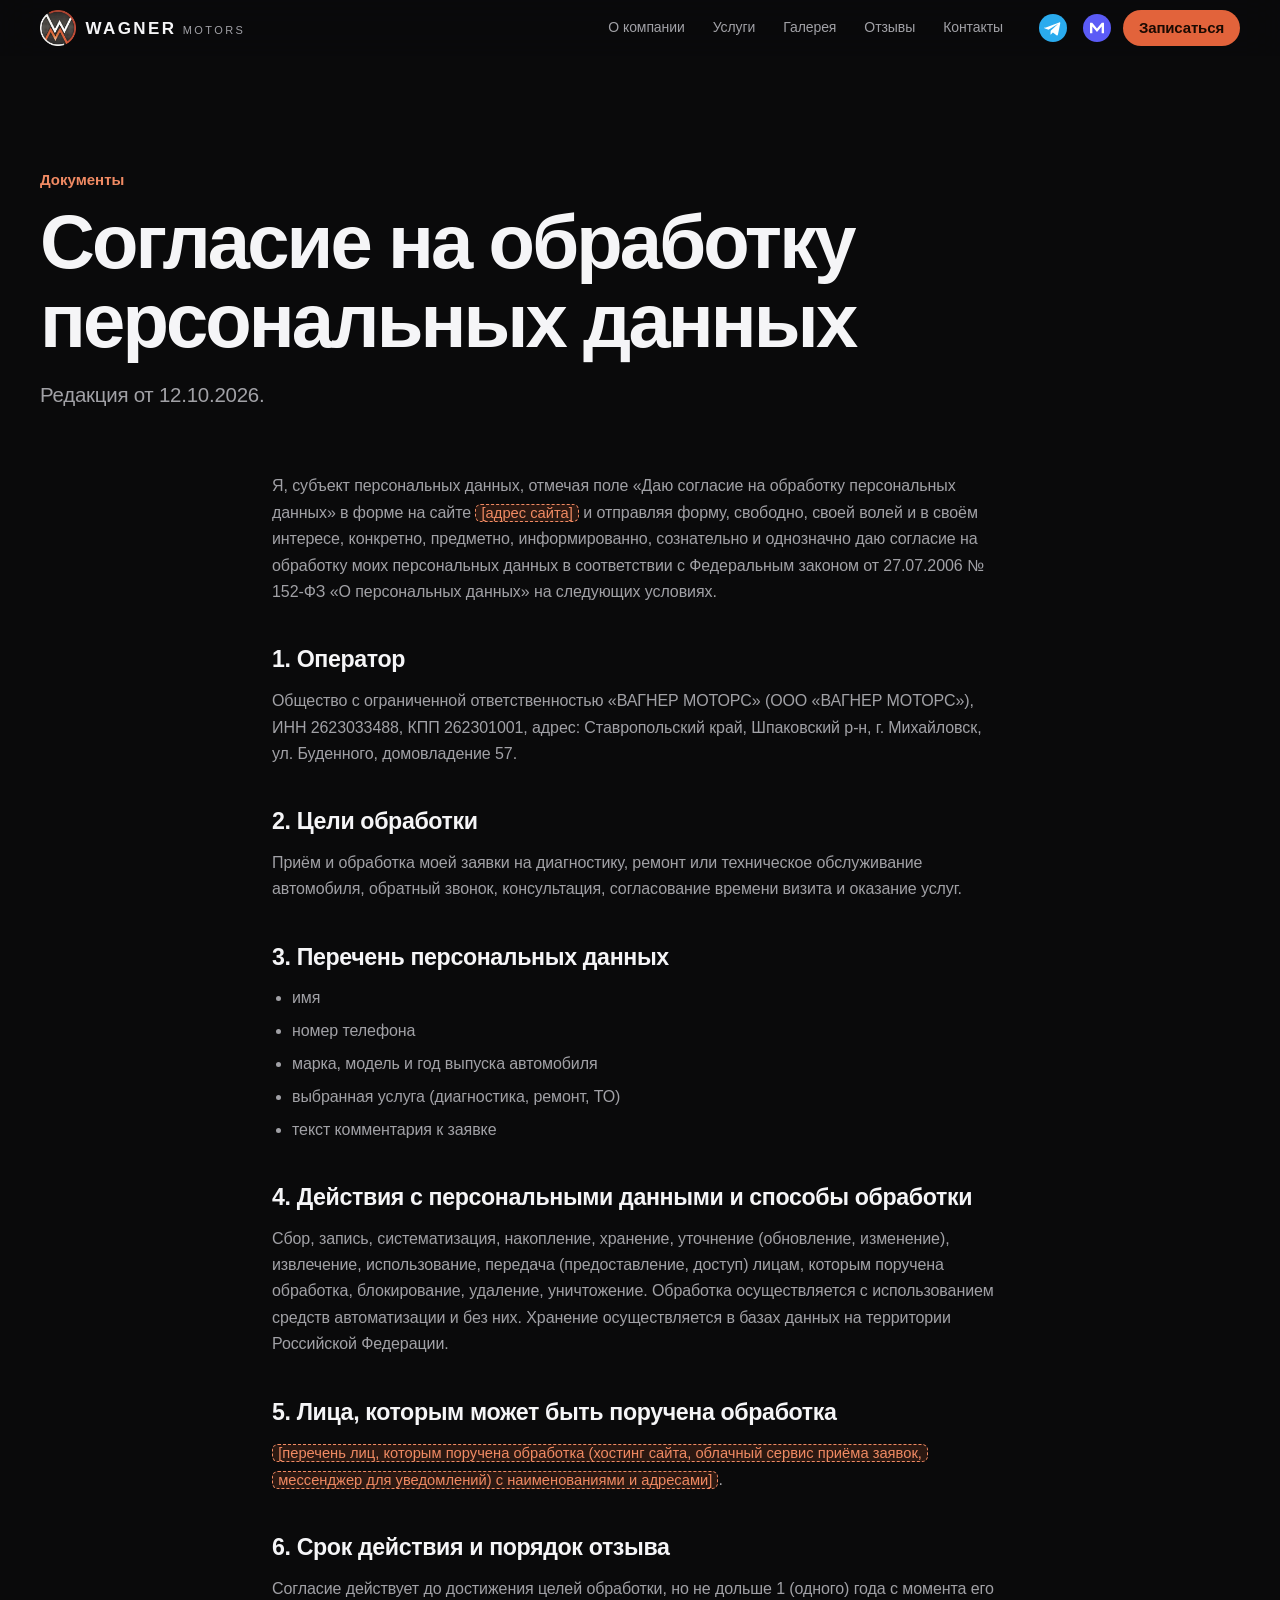
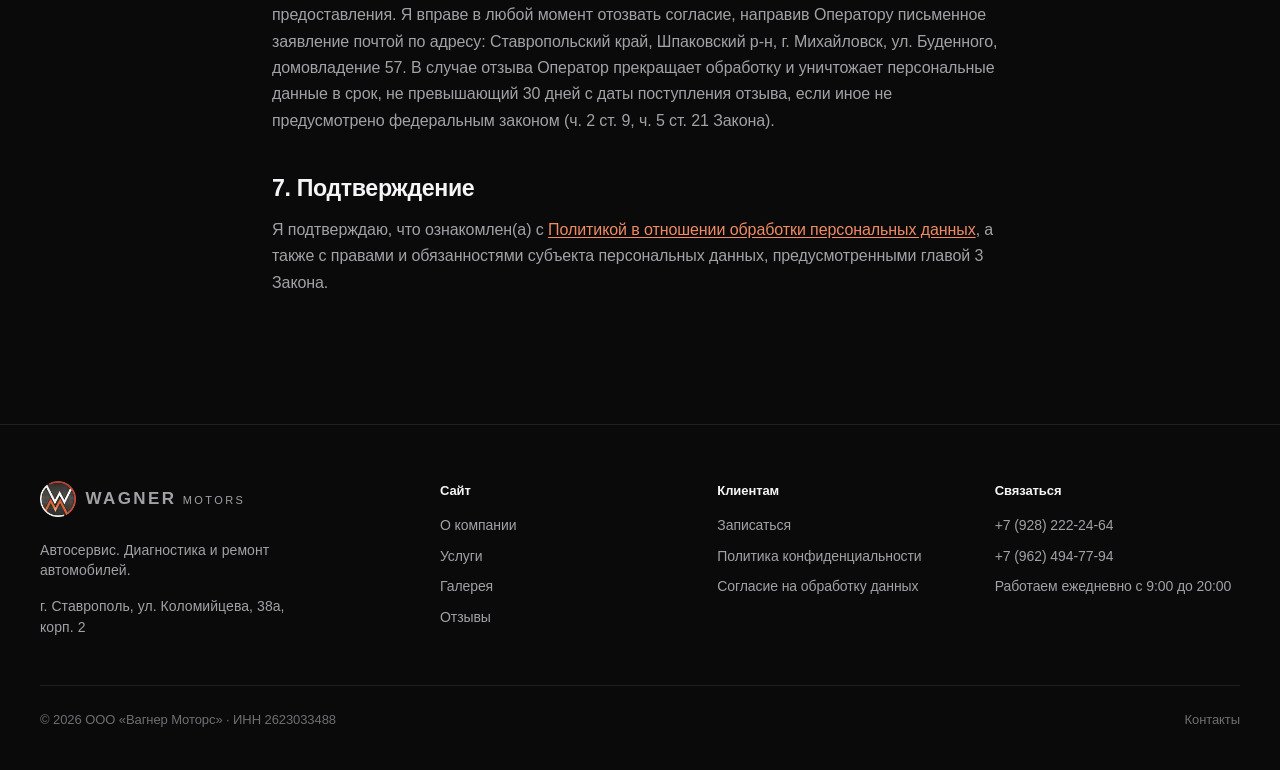
<file: consent.html>
<!doctype html>
<html lang="ru">
<head>
<meta charset="utf-8">
<meta name="viewport" content="width=device-width, initial-scale=1, viewport-fit=cover">
<title>Согласие на обработку персональных данных — Wagner Motors</title>
<meta name="description" content="Согласие на обработку персональных данных для заявок на сайте Wagner Motors.">
<meta name="theme-color" content="#0a0a0b">
<meta http-equiv="Content-Security-Policy" content="default-src 'self'; script-src 'self' 'sha256-Du+OJKJSbdUgz5nrHeWWINvez6XKDDU/tyj/5c2uvwo='; style-src 'self' 'unsafe-inline'; img-src 'self' data:; font-src 'self'; connect-src 'self'; media-src 'self'; object-src 'none'; frame-src 'none'; worker-src 'none'; manifest-src 'self'; base-uri 'self'; form-action 'self'; upgrade-insecure-requests">
<meta name="referrer" content="strict-origin-when-cross-origin">
<link rel="icon" type="image/png" href="img/logo-64.png">
<link rel="stylesheet" href="css/styles.css?v=d6e422ea">
<script>document.documentElement.classList.add('js')</script>
<script src="js/spring.js?v=8c2b770c" defer></script>
<script src="js/main.js?v=ab957390" defer></script>
</head>
<body>
<svg width="0" height="0" style="position:absolute" aria-hidden="true"><symbol id="i-cart" viewBox="0 0 24 24"><path d="M3 4h2l2.2 10.2a2 2 0 0 0 2 1.6h7.6a2 2 0 0 0 2-1.5L20.5 8H6.2"/><circle cx="10" cy="20" r="1.3"/><circle cx="17" cy="20" r="1.3"/></symbol><symbol id="i-close" viewBox="0 0 24 24"><path d="M6 6l12 12M18 6L6 18"/></symbol><symbol id="i-arrow" viewBox="0 0 24 24"><path d="M5 12h14M13 6l6 6-6 6"/></symbol><symbol id="i-chev-left" viewBox="0 0 24 24"><path d="M15 5l-7 7 7 7"/></symbol><symbol id="i-chev-right" viewBox="0 0 24 24"><path d="M9 5l7 7-7 7"/></symbol><symbol id="i-play" viewBox="0 0 24 24"><path d="M8 5.5v13l11-6.5z"/></symbol><symbol id="i-camera" viewBox="0 0 24 24"><path d="M4 8h3l2-3h6l2 3h3v11H4z"/><circle cx="12" cy="13" r="3.5"/></symbol><symbol id="i-video" viewBox="0 0 24 24"><rect x="3" y="6" width="13" height="12" rx="2"/><path d="M16 10l5-3v10l-5-3"/></symbol><symbol id="i-phone" viewBox="0 0 24 24"><path d="M5 4h4l2 5-2.5 1.5a11 11 0 0 0 5 5L15 13l5 2v4a1 1 0 0 1-1 1A16 16 0 0 1 4 5a1 1 0 0 1 1-1z"/></symbol><symbol id="i-pin" viewBox="0 0 24 24"><path d="M12 21s-7-6.2-7-11.5a7 7 0 0 1 14 0C19 14.8 12 21 12 21z"/><circle cx="12" cy="9.5" r="2.5"/></symbol><symbol id="i-clock" viewBox="0 0 24 24"><circle cx="12" cy="12" r="8.5"/><path d="M12 7.5V12l3 2"/></symbol><symbol id="i-mail" viewBox="0 0 24 24"><rect x="3.5" y="5.5" width="17" height="13" rx="2"/><path d="M4 7l8 6 8-6"/></symbol><symbol id="i-chat" viewBox="0 0 24 24"><path d="M4 5.5h16v11H9l-5 4z"/></symbol><symbol id="i-wrench" viewBox="0 0 24 24"><path d="M14.7 6.3a4 4 0 0 0 5 5L12 19a2.1 2.1 0 0 1-3-3l7.7-7.7z"/><path d="M14.7 6.3L17 4l3 3-2.3 2.3"/></symbol><symbol id="i-engine" viewBox="0 0 24 24"><path d="M3 10v6M3 13h3M6 9h3V7h6v2h2l2 2h2v5h-2l-2 2H9l-3-2z"/></symbol><symbol id="i-gauge" viewBox="0 0 24 24"><path d="M4.5 17a8 8 0 1 1 15 0"/><path d="M12 13.5l4-4.5"/><circle cx="12" cy="13.5" r="1.2"/></symbol><symbol id="i-disc" viewBox="0 0 24 24"><circle cx="12" cy="12" r="8"/><circle cx="12" cy="12" r="2.5"/><path d="M12 4a8 8 0 0 1 8 8"/></symbol><symbol id="i-bolt" viewBox="0 0 24 24"><path d="M13 3L5 13.5h6L10 21l8-10.5h-6z"/></symbol><symbol id="i-drop" viewBox="0 0 24 24"><path d="M12 3.5s6 6.5 6 10.5a6 6 0 0 1-12 0c0-4 6-10.5 6-10.5z"/></symbol><symbol id="i-car" viewBox="0 0 24 24"><path d="M5 16v-4l1.8-4.2A2 2 0 0 1 8.6 6.5h6.8a2 2 0 0 1 1.8 1.3L19 12v4"/><path d="M3.5 12h17v4.5h-17z"/><path d="M6 16.5V19M18 16.5V19"/></symbol><symbol id="i-snow" viewBox="0 0 24 24"><path d="M12 3v18M4.2 7.5l15.6 9M4.2 16.5l15.6-9"/></symbol><symbol id="i-check" viewBox="0 0 24 24"><path d="M5 12.5l4.5 4.5L19 7.5"/></symbol><symbol id="i-plus" viewBox="0 0 24 24"><path d="M12 5v14M5 12h14"/></symbol><symbol id="i-minus" viewBox="0 0 24 24"><path d="M5 12h14"/></symbol><symbol id="i-trash" viewBox="0 0 24 24"><path d="M5 7h14M10 7V4.5h4V7M7 7l1 13h8l1-13"/></symbol><symbol id="i-star" viewBox="0 0 24 24"><path d="M12 3.5l2.6 5.4 5.9.7-4.4 4 1.2 5.9L12 16.6l-5.3 2.9 1.2-5.9-4.4-4 5.9-.7z"/></symbol><symbol id="i-ticket" viewBox="0 0 24 24"><path d="M3.5 7.5a1 1 0 0 1 1-1h15a1 1 0 0 1 1 1V10a2 2 0 0 0 0 4v2.5a1 1 0 0 1-1 1h-15a1 1 0 0 1-1-1V14a2 2 0 0 0 0-4z"/><path d="M14.5 7v10" stroke-dasharray="1.5 2.2"/></symbol><symbol id="i-card" viewBox="0 0 24 24"><rect x="3" y="5.5" width="18" height="13" rx="2"/><path d="M3 10h18M7 15h3"/></symbol><symbol id="i-qr" viewBox="0 0 24 24"><path d="M4 4h6v6H4zM14 4h6v6h-6zM4 14h6v6H4zM14 14h2v2h-2zM18 18h2v2h-2zM14 18h2M18 14h2"/></symbol><symbol id="i-user" viewBox="0 0 24 24"><circle cx="12" cy="8.5" r="3.5"/><path d="M5 20a7 7 0 0 1 14 0"/></symbol><symbol id="i-shield" viewBox="0 0 24 24"><path d="M12 3.5l7 2.5v5.5c0 4.5-3 7.6-7 9-4-1.4-7-4.5-7-9V6z"/><path d="M9 12l2 2 4-4"/></symbol><symbol id="i-doc" viewBox="0 0 24 24"><path d="M6 3.5h8l4 4v13H6z"/><path d="M14 3.5v4h4M9 12h6M9 16h6"/></symbol></svg>
<header class="nav">
  <div class="container nav__inner">
    <a class="logo" href="index.html" aria-label="Wagner Motors — на главную">
      <img class="logo__mark" src="img/logo-128.webp" alt="" width="36" height="36"><span class="logo__text"><span class="logo__word">WAGNER</span><span class="logo__sub">MOTORS</span></span>
    </a>
    <nav class="nav__links" aria-label="Основное меню"><a href="about.html">О компании</a><a href="services.html">Услуги</a><a href="gallery.html">Галерея</a><a href="reviews.html">Отзывы</a><a href="contacts.html">Контакты</a></nav>
    <div class="nav__actions">
      
      <a class="nav-msg" href="https://t.me/+79624947794" target="_blank" rel="noopener" aria-label="Написать в Telegram"><svg class="msg__icon" viewBox="0 0 24 24" aria-hidden="true"><circle cx="12" cy="12" r="12" fill="#2AABEE"/><path fill="#fff" d="M5.4 11.8 17.3 7.2c.6-.2 1.1.1.9 1l-2 9.5c-.1.7-.6.8-1.2.5l-3.1-2.3-1.5 1.4c-.2.2-.3.3-.6.3l.2-3.2 5.8-5.3c.3-.2-.1-.4-.4-.2l-7.2 4.5-3.1-1c-.7-.2-.7-.7.1-1z"/></svg></a>
      <a class="nav-msg" href="https://max.ru/" target="_blank" rel="noopener" aria-label="Написать в MAX"><svg class="msg__icon" viewBox="0 0 24 24" aria-hidden="true"><circle cx="12" cy="12" r="12" fill="#5B5BF6"/><path fill="#fff" d="M6 16.5V7.5h1.9l4.1 5 4.1-5H18v9h-2v-5.8l-4 4.8-4-4.8v5.8z"/></svg></a>
      <a class="btn btn--primary btn--sm nav__cta" href="booking.html">Записаться</a>
      <button class="icon-btn burger" type="button" aria-label="Открыть меню" aria-expanded="false" aria-controls="menu"><span class="burger__lines"></span></button>
    </div>
  </div>
</header>
<div class="menu-scrim"></div>
<nav class="menu" id="menu" aria-label="Меню">
  <a href="about.html">О компании<svg class="i" aria-hidden="true"><use href="#i-chev-right"/></svg></a><a href="services.html">Услуги<svg class="i" aria-hidden="true"><use href="#i-chev-right"/></svg></a><a href="gallery.html">Галерея<svg class="i" aria-hidden="true"><use href="#i-chev-right"/></svg></a><a href="reviews.html">Отзывы<svg class="i" aria-hidden="true"><use href="#i-chev-right"/></svg></a><a href="contacts.html">Контакты<svg class="i" aria-hidden="true"><use href="#i-chev-right"/></svg></a>
  <a class="btn btn--primary btn--lg" href="booking.html">Записаться</a>
  <a class="btn btn--ghost btn--lg" href="tel:+79282222464"><svg class="i" aria-hidden="true"><use href="#i-phone"/></svg>+7 (928) 222-24-64</a>
</nav>
<main>
<section class="page-hero">
  <div class="container">
    <p class="eyebrow">Документы</p>
    <h1 class="h1">Согласие на обработку персональных данных</h1>
    <p class="lead">Редакция от 12.10.2026.</p>
  </div>
</section>
<section class="section section--flush-top">
  <div class="container legal">
    <p>Я, субъект персональных данных, отмечая поле «Даю согласие на обработку персональных данных» в форме на сайте <mark class="todo">[адрес сайта]</mark> и отправляя форму, свободно, своей волей и в своём интересе, конкретно, предметно, информированно, сознательно и однозначно даю согласие на обработку моих персональных данных в соответствии с Федеральным законом от 27.07.2006 № 152-ФЗ «О персональных данных» на следующих условиях.</p>

    <h2 class="h3">1. Оператор</h2>
    <p>Общество с ограниченной ответственностью «ВАГНЕР МОТОРС» (ООО «ВАГНЕР МОТОРС»), ИНН 2623033488, КПП 262301001, адрес: Ставропольский край, Шпаковский р-н, г.&nbsp;Михайловск, ул.&nbsp;Буденного, домовладение&nbsp;57.</p>

    <h2 class="h3">2. Цели обработки</h2>
    <p>Приём и обработка моей заявки на диагностику, ремонт или техническое обслуживание автомобиля, обратный звонок, консультация, согласование времени визита и оказание услуг.</p>

    <h2 class="h3">3. Перечень персональных данных</h2>
    <ul><li>имя</li><li>номер телефона</li><li>марка, модель и год выпуска автомобиля</li><li>выбранная услуга (диагностика, ремонт, ТО)</li><li>текст комментария к заявке</li></ul>

    <h2 class="h3">4. Действия с персональными данными и способы обработки</h2>
    <p>Сбор, запись, систематизация, накопление, хранение, уточнение (обновление, изменение), извлечение, использование, передача (предоставление, доступ) лицам, которым поручена обработка, блокирование, удаление, уничтожение. Обработка осуществляется с использованием средств автоматизации и без них. Хранение осуществляется в базах данных на территории Российской Федерации.</p>

    <h2 class="h3">5. Лица, которым может быть поручена обработка</h2>
    <p><mark class="todo">[перечень лиц, которым поручена обработка (хостинг сайта, облачный сервис приёма заявок, мессенджер для уведомлений) с наименованиями и адресами]</mark>.</p>

    <h2 class="h3">6. Срок действия и порядок отзыва</h2>
    <p>Согласие действует до достижения целей обработки, но не дольше 1 (одного) года с момента его предоставления. Я вправе в любой момент отозвать согласие, направив Оператору письменное заявление почтой по адресу: Ставропольский край, Шпаковский р-н, г.&nbsp;Михайловск, ул.&nbsp;Буденного, домовладение&nbsp;57. В случае отзыва Оператор прекращает обработку и уничтожает персональные данные в срок, не превышающий 30 дней с даты поступления отзыва, если иное не предусмотрено федеральным законом (ч. 2 ст. 9, ч. 5 ст. 21 Закона).</p>

    <h2 class="h3">7. Подтверждение</h2>
    <p>Я подтверждаю, что ознакомлен(а) с <a href="privacy.html">Политикой в отношении обработки персональных данных</a>, а также с правами и обязанностями субъекта персональных данных, предусмотренными главой 3 Закона.</p>
  </div>
</section>
</main>
<footer class="footer">
  <div class="container">
    <div class="footer__grid">
      <div class="footer__brand">
        <a class="logo" href="index.html"><img class="logo__mark" src="img/logo-128.webp" alt="" width="36" height="36"><span class="logo__text"><span class="logo__word">WAGNER</span><span class="logo__sub">MOTORS</span></span></a>
        <p class="small">Автосервис. Диагностика и ремонт автомобилей.</p>
        <p class="small">г.&nbsp;Ставрополь, ул.&nbsp;Коломийцева, 38а, корп.&nbsp;2</p>
      </div>
      <div>
        <h4>Сайт</h4>
        <ul>
          <li><a href="about.html">О компании</a></li>
          <li><a href="services.html">Услуги</a></li>
          <li><a href="gallery.html">Галерея</a></li>
          <li><a href="reviews.html">Отзывы</a></li>
        </ul>
      </div>
      <div>
        <h4>Клиентам</h4>
        <ul>
          <li><a href="booking.html">Записаться</a></li>
          
          
          <li><a href="privacy.html">Политика конфиденциальности</a></li>
          <li><a href="consent.html">Согласие на обработку данных</a></li>
        </ul>
      </div>
      <div>
        <h4>Связаться</h4>
        <ul>
          <li><a href="tel:+79282222464">+7 (928) 222-24-64</a></li><li><a href="tel:+79624947794">+7 (962) 494-77-94</a></li>
          <li>Работаем ежедневно с 9:00 до 20:00</li>
        </ul>
      </div>
    </div>
    <div class="footer__bottom">
      <span>© <span data-year>2026</span> ООО «Вагнер Моторс» · ИНН 2623033488</span>
      <a href="contacts.html">Контакты</a>
    </div>
  </div>
</footer>
</body>
</html>
</file>
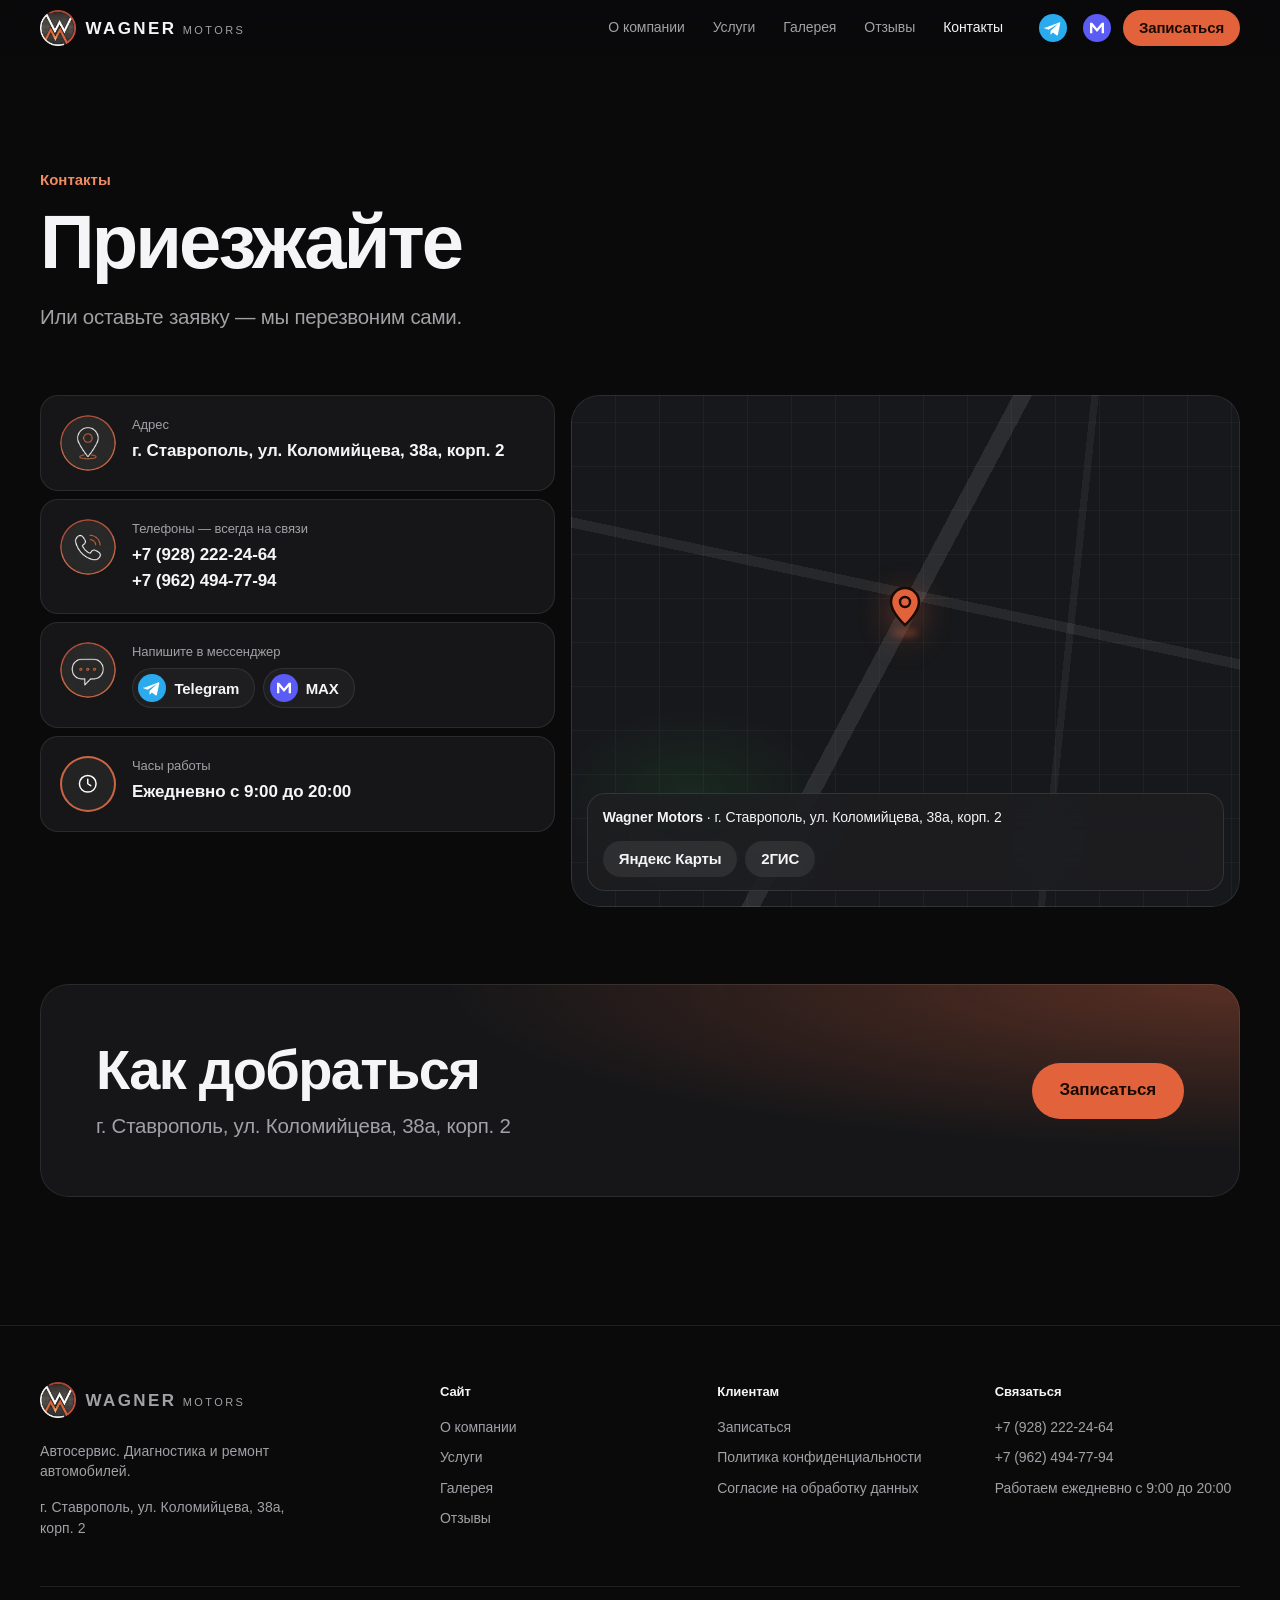
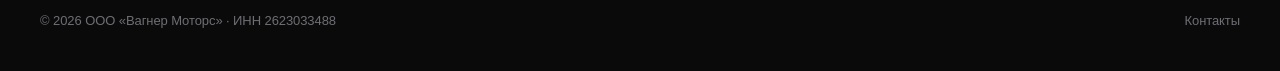
<file: contacts.html>
<!doctype html>
<html lang="ru">
<head>
<meta charset="utf-8">
<meta name="viewport" content="width=device-width, initial-scale=1, viewport-fit=cover">
<title>Контакты — Wagner Motors</title>
<meta name="description" content="Адрес, телефон и часы работы Wagner Motors.">
<meta name="theme-color" content="#0a0a0b">
<meta http-equiv="Content-Security-Policy" content="default-src 'self'; script-src 'self' 'sha256-Du+OJKJSbdUgz5nrHeWWINvez6XKDDU/tyj/5c2uvwo='; style-src 'self' 'unsafe-inline'; img-src 'self' data:; font-src 'self'; connect-src 'self'; media-src 'self'; object-src 'none'; frame-src 'none'; worker-src 'none'; manifest-src 'self'; base-uri 'self'; form-action 'self'; upgrade-insecure-requests">
<meta name="referrer" content="strict-origin-when-cross-origin">
<link rel="icon" type="image/png" href="img/logo-64.png">
<link rel="stylesheet" href="css/styles.css?v=d6e422ea">
<script>document.documentElement.classList.add('js')</script>
<script src="js/spring.js?v=8c2b770c" defer></script>
<script src="js/main.js?v=ab957390" defer></script>
</head>
<body>
<svg width="0" height="0" style="position:absolute" aria-hidden="true"><symbol id="i-cart" viewBox="0 0 24 24"><path d="M3 4h2l2.2 10.2a2 2 0 0 0 2 1.6h7.6a2 2 0 0 0 2-1.5L20.5 8H6.2"/><circle cx="10" cy="20" r="1.3"/><circle cx="17" cy="20" r="1.3"/></symbol><symbol id="i-close" viewBox="0 0 24 24"><path d="M6 6l12 12M18 6L6 18"/></symbol><symbol id="i-arrow" viewBox="0 0 24 24"><path d="M5 12h14M13 6l6 6-6 6"/></symbol><symbol id="i-chev-left" viewBox="0 0 24 24"><path d="M15 5l-7 7 7 7"/></symbol><symbol id="i-chev-right" viewBox="0 0 24 24"><path d="M9 5l7 7-7 7"/></symbol><symbol id="i-play" viewBox="0 0 24 24"><path d="M8 5.5v13l11-6.5z"/></symbol><symbol id="i-camera" viewBox="0 0 24 24"><path d="M4 8h3l2-3h6l2 3h3v11H4z"/><circle cx="12" cy="13" r="3.5"/></symbol><symbol id="i-video" viewBox="0 0 24 24"><rect x="3" y="6" width="13" height="12" rx="2"/><path d="M16 10l5-3v10l-5-3"/></symbol><symbol id="i-phone" viewBox="0 0 24 24"><path d="M5 4h4l2 5-2.5 1.5a11 11 0 0 0 5 5L15 13l5 2v4a1 1 0 0 1-1 1A16 16 0 0 1 4 5a1 1 0 0 1 1-1z"/></symbol><symbol id="i-pin" viewBox="0 0 24 24"><path d="M12 21s-7-6.2-7-11.5a7 7 0 0 1 14 0C19 14.8 12 21 12 21z"/><circle cx="12" cy="9.5" r="2.5"/></symbol><symbol id="i-clock" viewBox="0 0 24 24"><circle cx="12" cy="12" r="8.5"/><path d="M12 7.5V12l3 2"/></symbol><symbol id="i-mail" viewBox="0 0 24 24"><rect x="3.5" y="5.5" width="17" height="13" rx="2"/><path d="M4 7l8 6 8-6"/></symbol><symbol id="i-chat" viewBox="0 0 24 24"><path d="M4 5.5h16v11H9l-5 4z"/></symbol><symbol id="i-wrench" viewBox="0 0 24 24"><path d="M14.7 6.3a4 4 0 0 0 5 5L12 19a2.1 2.1 0 0 1-3-3l7.7-7.7z"/><path d="M14.7 6.3L17 4l3 3-2.3 2.3"/></symbol><symbol id="i-engine" viewBox="0 0 24 24"><path d="M3 10v6M3 13h3M6 9h3V7h6v2h2l2 2h2v5h-2l-2 2H9l-3-2z"/></symbol><symbol id="i-gauge" viewBox="0 0 24 24"><path d="M4.5 17a8 8 0 1 1 15 0"/><path d="M12 13.5l4-4.5"/><circle cx="12" cy="13.5" r="1.2"/></symbol><symbol id="i-disc" viewBox="0 0 24 24"><circle cx="12" cy="12" r="8"/><circle cx="12" cy="12" r="2.5"/><path d="M12 4a8 8 0 0 1 8 8"/></symbol><symbol id="i-bolt" viewBox="0 0 24 24"><path d="M13 3L5 13.5h6L10 21l8-10.5h-6z"/></symbol><symbol id="i-drop" viewBox="0 0 24 24"><path d="M12 3.5s6 6.5 6 10.5a6 6 0 0 1-12 0c0-4 6-10.5 6-10.5z"/></symbol><symbol id="i-car" viewBox="0 0 24 24"><path d="M5 16v-4l1.8-4.2A2 2 0 0 1 8.6 6.5h6.8a2 2 0 0 1 1.8 1.3L19 12v4"/><path d="M3.5 12h17v4.5h-17z"/><path d="M6 16.5V19M18 16.5V19"/></symbol><symbol id="i-snow" viewBox="0 0 24 24"><path d="M12 3v18M4.2 7.5l15.6 9M4.2 16.5l15.6-9"/></symbol><symbol id="i-check" viewBox="0 0 24 24"><path d="M5 12.5l4.5 4.5L19 7.5"/></symbol><symbol id="i-plus" viewBox="0 0 24 24"><path d="M12 5v14M5 12h14"/></symbol><symbol id="i-minus" viewBox="0 0 24 24"><path d="M5 12h14"/></symbol><symbol id="i-trash" viewBox="0 0 24 24"><path d="M5 7h14M10 7V4.5h4V7M7 7l1 13h8l1-13"/></symbol><symbol id="i-star" viewBox="0 0 24 24"><path d="M12 3.5l2.6 5.4 5.9.7-4.4 4 1.2 5.9L12 16.6l-5.3 2.9 1.2-5.9-4.4-4 5.9-.7z"/></symbol><symbol id="i-ticket" viewBox="0 0 24 24"><path d="M3.5 7.5a1 1 0 0 1 1-1h15a1 1 0 0 1 1 1V10a2 2 0 0 0 0 4v2.5a1 1 0 0 1-1 1h-15a1 1 0 0 1-1-1V14a2 2 0 0 0 0-4z"/><path d="M14.5 7v10" stroke-dasharray="1.5 2.2"/></symbol><symbol id="i-card" viewBox="0 0 24 24"><rect x="3" y="5.5" width="18" height="13" rx="2"/><path d="M3 10h18M7 15h3"/></symbol><symbol id="i-qr" viewBox="0 0 24 24"><path d="M4 4h6v6H4zM14 4h6v6h-6zM4 14h6v6H4zM14 14h2v2h-2zM18 18h2v2h-2zM14 18h2M18 14h2"/></symbol><symbol id="i-user" viewBox="0 0 24 24"><circle cx="12" cy="8.5" r="3.5"/><path d="M5 20a7 7 0 0 1 14 0"/></symbol><symbol id="i-shield" viewBox="0 0 24 24"><path d="M12 3.5l7 2.5v5.5c0 4.5-3 7.6-7 9-4-1.4-7-4.5-7-9V6z"/><path d="M9 12l2 2 4-4"/></symbol><symbol id="i-doc" viewBox="0 0 24 24"><path d="M6 3.5h8l4 4v13H6z"/><path d="M14 3.5v4h4M9 12h6M9 16h6"/></symbol></svg>
<header class="nav">
  <div class="container nav__inner">
    <a class="logo" href="index.html" aria-label="Wagner Motors — на главную">
      <img class="logo__mark" src="img/logo-128.webp" alt="" width="36" height="36"><span class="logo__text"><span class="logo__word">WAGNER</span><span class="logo__sub">MOTORS</span></span>
    </a>
    <nav class="nav__links" aria-label="Основное меню"><a href="about.html">О компании</a><a href="services.html">Услуги</a><a href="gallery.html">Галерея</a><a href="reviews.html">Отзывы</a><a href="contacts.html" aria-current="page">Контакты</a></nav>
    <div class="nav__actions">
      
      <a class="nav-msg" href="https://t.me/+79624947794" target="_blank" rel="noopener" aria-label="Написать в Telegram"><svg class="msg__icon" viewBox="0 0 24 24" aria-hidden="true"><circle cx="12" cy="12" r="12" fill="#2AABEE"/><path fill="#fff" d="M5.4 11.8 17.3 7.2c.6-.2 1.1.1.9 1l-2 9.5c-.1.7-.6.8-1.2.5l-3.1-2.3-1.5 1.4c-.2.2-.3.3-.6.3l.2-3.2 5.8-5.3c.3-.2-.1-.4-.4-.2l-7.2 4.5-3.1-1c-.7-.2-.7-.7.1-1z"/></svg></a>
      <a class="nav-msg" href="https://max.ru/" target="_blank" rel="noopener" aria-label="Написать в MAX"><svg class="msg__icon" viewBox="0 0 24 24" aria-hidden="true"><circle cx="12" cy="12" r="12" fill="#5B5BF6"/><path fill="#fff" d="M6 16.5V7.5h1.9l4.1 5 4.1-5H18v9h-2v-5.8l-4 4.8-4-4.8v5.8z"/></svg></a>
      <a class="btn btn--primary btn--sm nav__cta" href="booking.html">Записаться</a>
      <button class="icon-btn burger" type="button" aria-label="Открыть меню" aria-expanded="false" aria-controls="menu"><span class="burger__lines"></span></button>
    </div>
  </div>
</header>
<div class="menu-scrim"></div>
<nav class="menu" id="menu" aria-label="Меню">
  <a href="about.html">О компании<svg class="i" aria-hidden="true"><use href="#i-chev-right"/></svg></a><a href="services.html">Услуги<svg class="i" aria-hidden="true"><use href="#i-chev-right"/></svg></a><a href="gallery.html">Галерея<svg class="i" aria-hidden="true"><use href="#i-chev-right"/></svg></a><a href="reviews.html">Отзывы<svg class="i" aria-hidden="true"><use href="#i-chev-right"/></svg></a><a href="contacts.html" aria-current="page">Контакты<svg class="i" aria-hidden="true"><use href="#i-chev-right"/></svg></a>
  <a class="btn btn--primary btn--lg" href="booking.html">Записаться</a>
  <a class="btn btn--ghost btn--lg" href="tel:+79282222464"><svg class="i" aria-hidden="true"><use href="#i-phone"/></svg>+7 (928) 222-24-64</a>
</nav>
<main>
<section class="page-hero">
  <div class="container">
    <p class="eyebrow reveal">Контакты</p>
    <h1 class="h1 reveal" style="--d:1">Приезжайте</h1>
    <p class="lead reveal" style="--d:2">Или оставьте заявку — мы&nbsp;перезвоним сами.</p>
  </div>
</section>
<section class="section section--flush-top">
  <div class="container">
    <div class="contacts">
      <dl class="contact-list"><div class="contact reveal" style="--d:0"><img class="bicon" src="img/icon-pin.webp" alt="" width="56" height="56" loading="lazy" decoding="async"><div><dt>Адрес</dt><dd>г.&nbsp;Ставрополь, ул.&nbsp;Коломийцева, 38а, корп.&nbsp;2</dd></div></div><div class="contact reveal" style="--d:1"><img class="bicon" src="img/icon-phone.webp" alt="" width="56" height="56" loading="lazy" decoding="async"><div><dt>Телефоны — всегда на связи</dt><dd><a class="tel" href="tel:+79282222464">+7 (928) 222-24-64</a><br><a class="tel" href="tel:+79624947794">+7 (962) 494-77-94</a></dd></div></div><div class="contact reveal" style="--d:2"><img class="bicon" src="img/icon-chat.webp" alt="" width="56" height="56" loading="lazy" decoding="async"><div><dt>Напишите в мессенджер</dt><dd><span class="msgs"><a class="msg" href="https://t.me/+79624947794" target="_blank" rel="noopener"><svg class="msg__icon" viewBox="0 0 24 24" aria-hidden="true"><circle cx="12" cy="12" r="12" fill="#2AABEE"/><path fill="#fff" d="M5.4 11.8 17.3 7.2c.6-.2 1.1.1.9 1l-2 9.5c-.1.7-.6.8-1.2.5l-3.1-2.3-1.5 1.4c-.2.2-.3.3-.6.3l.2-3.2 5.8-5.3c.3-.2-.1-.4-.4-.2l-7.2 4.5-3.1-1c-.7-.2-.7-.7.1-1z"/></svg><span>Telegram</span></a><a class="msg" href="https://max.ru/" target="_blank" rel="noopener"><svg class="msg__icon" viewBox="0 0 24 24" aria-hidden="true"><circle cx="12" cy="12" r="12" fill="#5B5BF6"/><path fill="#fff" d="M6 16.5V7.5h1.9l4.1 5 4.1-5H18v9h-2v-5.8l-4 4.8-4-4.8v5.8z"/></svg><span>MAX</span></a></span></dd></div></div><div class="contact reveal" style="--d:3"><span class="bicon bicon--svg"><svg class="i" aria-hidden="true"><use href="#i-clock"/></svg></span><div><dt>Часы работы</dt><dd>Ежедневно с 9:00 до 20:00</dd></div></div></dl>
      <div class="map map--tall reveal">
  <span class="map__pin"><svg class="i" aria-hidden="true"><use href="#i-pin"/></svg></span>
  <div class="map__card"><span><strong>Wagner Motors</strong> · г.&nbsp;Ставрополь, ул.&nbsp;Коломийцева, 38а, корп.&nbsp;2</span>
    <div class="map__links">
      <a class="btn btn--ghost btn--sm" href="https://yandex.ru/maps/org/vagner_motors/169217220279/" target="_blank" rel="noopener">Яндекс Карты</a>
      <a class="btn btn--ghost btn--sm" href="https://2gis.ru/stavropol/firm/70000001041090086" target="_blank" rel="noopener">2ГИС</a>
    </div>
  </div>
</div>
    </div>
    <div class="cta reveal">
      <div>
        <h2 class="h2">Как добраться</h2>
        <p class="lead">г.&nbsp;Ставрополь, ул.&nbsp;Коломийцева, 38а, корп.&nbsp;2</p>
      </div>
      <a class="btn btn--primary btn--lg" href="booking.html">Записаться</a>
    </div>
  </div>
</section>
</main>
<footer class="footer">
  <div class="container">
    <div class="footer__grid">
      <div class="footer__brand">
        <a class="logo" href="index.html"><img class="logo__mark" src="img/logo-128.webp" alt="" width="36" height="36"><span class="logo__text"><span class="logo__word">WAGNER</span><span class="logo__sub">MOTORS</span></span></a>
        <p class="small">Автосервис. Диагностика и ремонт автомобилей.</p>
        <p class="small">г.&nbsp;Ставрополь, ул.&nbsp;Коломийцева, 38а, корп.&nbsp;2</p>
      </div>
      <div>
        <h4>Сайт</h4>
        <ul>
          <li><a href="about.html">О компании</a></li>
          <li><a href="services.html">Услуги</a></li>
          <li><a href="gallery.html">Галерея</a></li>
          <li><a href="reviews.html">Отзывы</a></li>
        </ul>
      </div>
      <div>
        <h4>Клиентам</h4>
        <ul>
          <li><a href="booking.html">Записаться</a></li>
          
          
          <li><a href="privacy.html">Политика конфиденциальности</a></li>
          <li><a href="consent.html">Согласие на обработку данных</a></li>
        </ul>
      </div>
      <div>
        <h4>Связаться</h4>
        <ul>
          <li><a href="tel:+79282222464">+7 (928) 222-24-64</a></li><li><a href="tel:+79624947794">+7 (962) 494-77-94</a></li>
          <li>Работаем ежедневно с 9:00 до 20:00</li>
        </ul>
      </div>
    </div>
    <div class="footer__bottom">
      <span>© <span data-year>2026</span> ООО «Вагнер Моторс» · ИНН 2623033488</span>
      <a href="contacts.html">Контакты</a>
    </div>
  </div>
</footer>
</body>
</html>
</file>
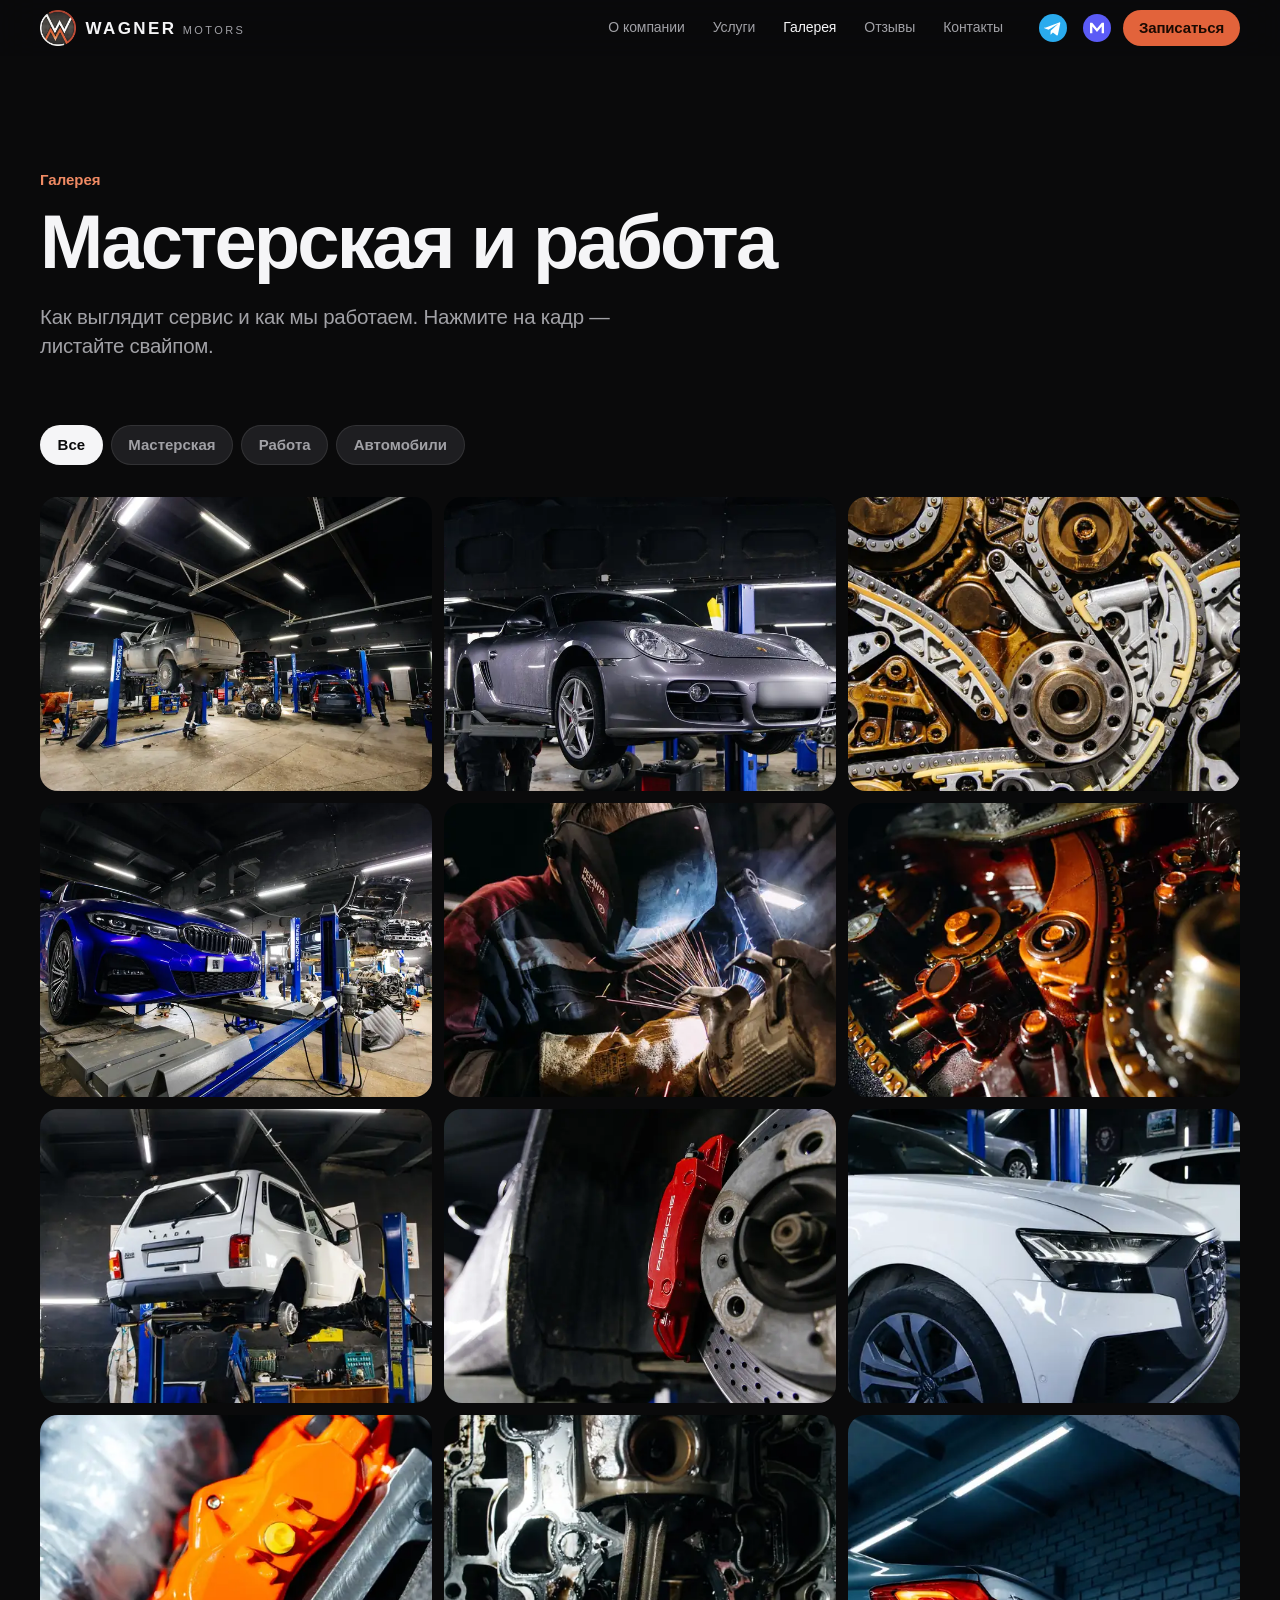
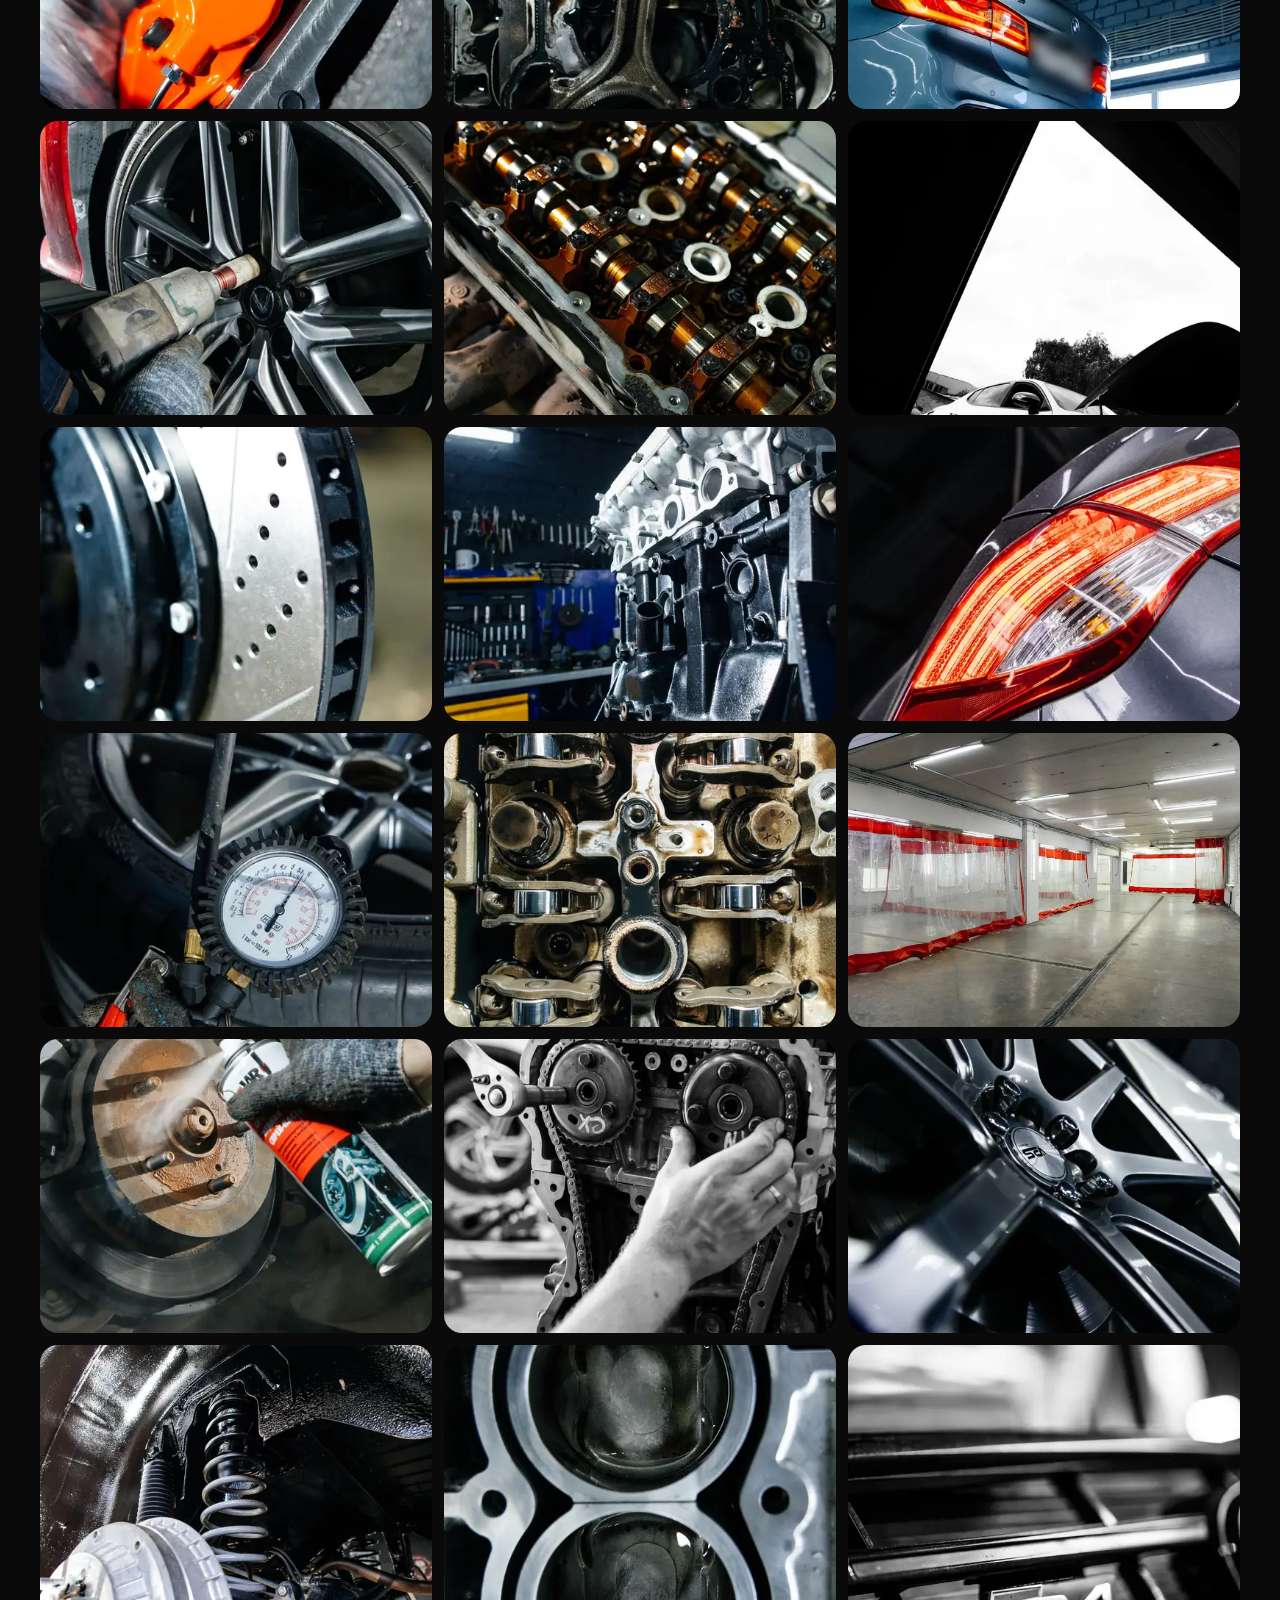
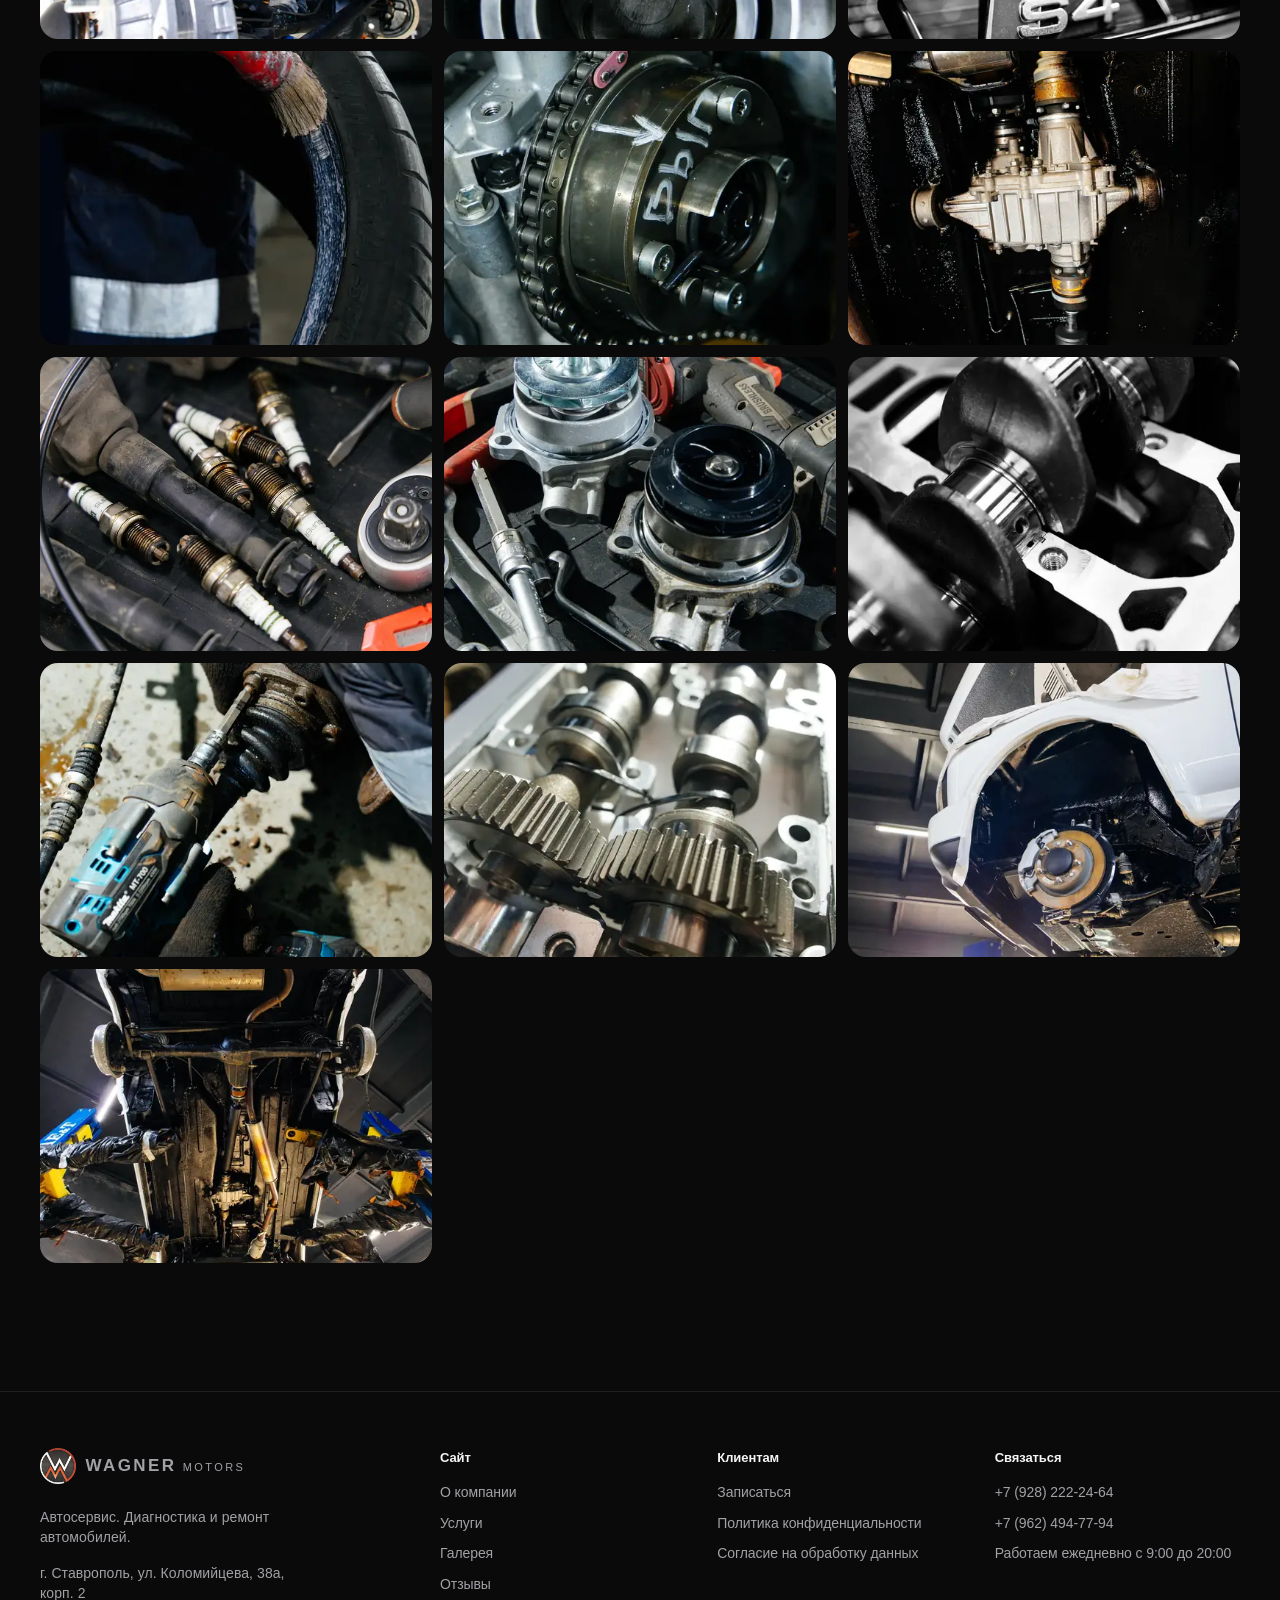
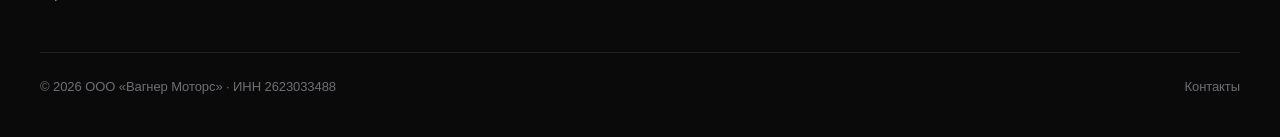
<file: gallery.html>
<!doctype html>
<html lang="ru">
<head>
<meta charset="utf-8">
<meta name="viewport" content="width=device-width, initial-scale=1, viewport-fit=cover">
<title>Галерея — Wagner Motors</title>
<meta name="description" content="Фото мастерской и работ автосервиса Wagner Motors.">
<meta name="theme-color" content="#0a0a0b">
<meta http-equiv="Content-Security-Policy" content="default-src 'self'; script-src 'self' 'sha256-Du+OJKJSbdUgz5nrHeWWINvez6XKDDU/tyj/5c2uvwo='; style-src 'self' 'unsafe-inline'; img-src 'self' data:; font-src 'self'; connect-src 'self'; media-src 'self'; object-src 'none'; frame-src 'none'; worker-src 'none'; manifest-src 'self'; base-uri 'self'; form-action 'self'; upgrade-insecure-requests">
<meta name="referrer" content="strict-origin-when-cross-origin">
<link rel="icon" type="image/png" href="img/logo-64.png">
<link rel="stylesheet" href="css/styles.css?v=d6e422ea">
<script>document.documentElement.classList.add('js')</script>
<script src="js/spring.js?v=8c2b770c" defer></script>
<script src="js/main.js?v=ab957390" defer></script>
<script src="js/gallery.js?v=c6fa2070" defer></script>
</head>
<body>
<svg width="0" height="0" style="position:absolute" aria-hidden="true"><symbol id="i-cart" viewBox="0 0 24 24"><path d="M3 4h2l2.2 10.2a2 2 0 0 0 2 1.6h7.6a2 2 0 0 0 2-1.5L20.5 8H6.2"/><circle cx="10" cy="20" r="1.3"/><circle cx="17" cy="20" r="1.3"/></symbol><symbol id="i-close" viewBox="0 0 24 24"><path d="M6 6l12 12M18 6L6 18"/></symbol><symbol id="i-arrow" viewBox="0 0 24 24"><path d="M5 12h14M13 6l6 6-6 6"/></symbol><symbol id="i-chev-left" viewBox="0 0 24 24"><path d="M15 5l-7 7 7 7"/></symbol><symbol id="i-chev-right" viewBox="0 0 24 24"><path d="M9 5l7 7-7 7"/></symbol><symbol id="i-play" viewBox="0 0 24 24"><path d="M8 5.5v13l11-6.5z"/></symbol><symbol id="i-camera" viewBox="0 0 24 24"><path d="M4 8h3l2-3h6l2 3h3v11H4z"/><circle cx="12" cy="13" r="3.5"/></symbol><symbol id="i-video" viewBox="0 0 24 24"><rect x="3" y="6" width="13" height="12" rx="2"/><path d="M16 10l5-3v10l-5-3"/></symbol><symbol id="i-phone" viewBox="0 0 24 24"><path d="M5 4h4l2 5-2.5 1.5a11 11 0 0 0 5 5L15 13l5 2v4a1 1 0 0 1-1 1A16 16 0 0 1 4 5a1 1 0 0 1 1-1z"/></symbol><symbol id="i-pin" viewBox="0 0 24 24"><path d="M12 21s-7-6.2-7-11.5a7 7 0 0 1 14 0C19 14.8 12 21 12 21z"/><circle cx="12" cy="9.5" r="2.5"/></symbol><symbol id="i-clock" viewBox="0 0 24 24"><circle cx="12" cy="12" r="8.5"/><path d="M12 7.5V12l3 2"/></symbol><symbol id="i-mail" viewBox="0 0 24 24"><rect x="3.5" y="5.5" width="17" height="13" rx="2"/><path d="M4 7l8 6 8-6"/></symbol><symbol id="i-chat" viewBox="0 0 24 24"><path d="M4 5.5h16v11H9l-5 4z"/></symbol><symbol id="i-wrench" viewBox="0 0 24 24"><path d="M14.7 6.3a4 4 0 0 0 5 5L12 19a2.1 2.1 0 0 1-3-3l7.7-7.7z"/><path d="M14.7 6.3L17 4l3 3-2.3 2.3"/></symbol><symbol id="i-engine" viewBox="0 0 24 24"><path d="M3 10v6M3 13h3M6 9h3V7h6v2h2l2 2h2v5h-2l-2 2H9l-3-2z"/></symbol><symbol id="i-gauge" viewBox="0 0 24 24"><path d="M4.5 17a8 8 0 1 1 15 0"/><path d="M12 13.5l4-4.5"/><circle cx="12" cy="13.5" r="1.2"/></symbol><symbol id="i-disc" viewBox="0 0 24 24"><circle cx="12" cy="12" r="8"/><circle cx="12" cy="12" r="2.5"/><path d="M12 4a8 8 0 0 1 8 8"/></symbol><symbol id="i-bolt" viewBox="0 0 24 24"><path d="M13 3L5 13.5h6L10 21l8-10.5h-6z"/></symbol><symbol id="i-drop" viewBox="0 0 24 24"><path d="M12 3.5s6 6.5 6 10.5a6 6 0 0 1-12 0c0-4 6-10.5 6-10.5z"/></symbol><symbol id="i-car" viewBox="0 0 24 24"><path d="M5 16v-4l1.8-4.2A2 2 0 0 1 8.6 6.5h6.8a2 2 0 0 1 1.8 1.3L19 12v4"/><path d="M3.5 12h17v4.5h-17z"/><path d="M6 16.5V19M18 16.5V19"/></symbol><symbol id="i-snow" viewBox="0 0 24 24"><path d="M12 3v18M4.2 7.5l15.6 9M4.2 16.5l15.6-9"/></symbol><symbol id="i-check" viewBox="0 0 24 24"><path d="M5 12.5l4.5 4.5L19 7.5"/></symbol><symbol id="i-plus" viewBox="0 0 24 24"><path d="M12 5v14M5 12h14"/></symbol><symbol id="i-minus" viewBox="0 0 24 24"><path d="M5 12h14"/></symbol><symbol id="i-trash" viewBox="0 0 24 24"><path d="M5 7h14M10 7V4.5h4V7M7 7l1 13h8l1-13"/></symbol><symbol id="i-star" viewBox="0 0 24 24"><path d="M12 3.5l2.6 5.4 5.9.7-4.4 4 1.2 5.9L12 16.6l-5.3 2.9 1.2-5.9-4.4-4 5.9-.7z"/></symbol><symbol id="i-ticket" viewBox="0 0 24 24"><path d="M3.5 7.5a1 1 0 0 1 1-1h15a1 1 0 0 1 1 1V10a2 2 0 0 0 0 4v2.5a1 1 0 0 1-1 1h-15a1 1 0 0 1-1-1V14a2 2 0 0 0 0-4z"/><path d="M14.5 7v10" stroke-dasharray="1.5 2.2"/></symbol><symbol id="i-card" viewBox="0 0 24 24"><rect x="3" y="5.5" width="18" height="13" rx="2"/><path d="M3 10h18M7 15h3"/></symbol><symbol id="i-qr" viewBox="0 0 24 24"><path d="M4 4h6v6H4zM14 4h6v6h-6zM4 14h6v6H4zM14 14h2v2h-2zM18 18h2v2h-2zM14 18h2M18 14h2"/></symbol><symbol id="i-user" viewBox="0 0 24 24"><circle cx="12" cy="8.5" r="3.5"/><path d="M5 20a7 7 0 0 1 14 0"/></symbol><symbol id="i-shield" viewBox="0 0 24 24"><path d="M12 3.5l7 2.5v5.5c0 4.5-3 7.6-7 9-4-1.4-7-4.5-7-9V6z"/><path d="M9 12l2 2 4-4"/></symbol><symbol id="i-doc" viewBox="0 0 24 24"><path d="M6 3.5h8l4 4v13H6z"/><path d="M14 3.5v4h4M9 12h6M9 16h6"/></symbol></svg>
<header class="nav">
  <div class="container nav__inner">
    <a class="logo" href="index.html" aria-label="Wagner Motors — на главную">
      <img class="logo__mark" src="img/logo-128.webp" alt="" width="36" height="36"><span class="logo__text"><span class="logo__word">WAGNER</span><span class="logo__sub">MOTORS</span></span>
    </a>
    <nav class="nav__links" aria-label="Основное меню"><a href="about.html">О компании</a><a href="services.html">Услуги</a><a href="gallery.html" aria-current="page">Галерея</a><a href="reviews.html">Отзывы</a><a href="contacts.html">Контакты</a></nav>
    <div class="nav__actions">
      
      <a class="nav-msg" href="https://t.me/+79624947794" target="_blank" rel="noopener" aria-label="Написать в Telegram"><svg class="msg__icon" viewBox="0 0 24 24" aria-hidden="true"><circle cx="12" cy="12" r="12" fill="#2AABEE"/><path fill="#fff" d="M5.4 11.8 17.3 7.2c.6-.2 1.1.1.9 1l-2 9.5c-.1.7-.6.8-1.2.5l-3.1-2.3-1.5 1.4c-.2.2-.3.3-.6.3l.2-3.2 5.8-5.3c.3-.2-.1-.4-.4-.2l-7.2 4.5-3.1-1c-.7-.2-.7-.7.1-1z"/></svg></a>
      <a class="nav-msg" href="https://max.ru/" target="_blank" rel="noopener" aria-label="Написать в MAX"><svg class="msg__icon" viewBox="0 0 24 24" aria-hidden="true"><circle cx="12" cy="12" r="12" fill="#5B5BF6"/><path fill="#fff" d="M6 16.5V7.5h1.9l4.1 5 4.1-5H18v9h-2v-5.8l-4 4.8-4-4.8v5.8z"/></svg></a>
      <a class="btn btn--primary btn--sm nav__cta" href="booking.html">Записаться</a>
      <button class="icon-btn burger" type="button" aria-label="Открыть меню" aria-expanded="false" aria-controls="menu"><span class="burger__lines"></span></button>
    </div>
  </div>
</header>
<div class="menu-scrim"></div>
<nav class="menu" id="menu" aria-label="Меню">
  <a href="about.html">О компании<svg class="i" aria-hidden="true"><use href="#i-chev-right"/></svg></a><a href="services.html">Услуги<svg class="i" aria-hidden="true"><use href="#i-chev-right"/></svg></a><a href="gallery.html" aria-current="page">Галерея<svg class="i" aria-hidden="true"><use href="#i-chev-right"/></svg></a><a href="reviews.html">Отзывы<svg class="i" aria-hidden="true"><use href="#i-chev-right"/></svg></a><a href="contacts.html">Контакты<svg class="i" aria-hidden="true"><use href="#i-chev-right"/></svg></a>
  <a class="btn btn--primary btn--lg" href="booking.html">Записаться</a>
  <a class="btn btn--ghost btn--lg" href="tel:+79282222464"><svg class="i" aria-hidden="true"><use href="#i-phone"/></svg>+7 (928) 222-24-64</a>
</nav>
<main>
<section class="page-hero">
  <div class="container">
    <p class="eyebrow reveal">Галерея</p>
    <h1 class="h1 reveal" style="--d:1">Мастерская и работа</h1>
    <p class="lead reveal" style="--d:2">Как выглядит сервис и&nbsp;как мы работаем. Нажмите на&nbsp;кадр — листайте свайпом.</p>
  </div>
</section>
<section class="section section--flush-top">
  <div class="container">
    <div class="chips reveal" data-filter-group="#galleryGrid" role="group" aria-label="Фильтр галереи">
      <button class="chip is-active" type="button" data-filter="all" aria-pressed="true">Все</button>
      <button class="chip" type="button" data-filter="workshop" aria-pressed="false">Мастерская</button>
      <button class="chip" type="button" data-filter="process" aria-pressed="false">Работа</button>
      <button class="chip" type="button" data-filter="cars" aria-pressed="false">Автомобили</button>
    </div>
    <div class="gallery-grid reveal" id="galleryGrid" data-gallery><button class="g-item" type="button" data-type="workshop" data-src="img/gallery/g01-1600.webp" aria-label="Открыть: Мастерская"><img class="g-item__img" src="img/gallery/g01-800.webp" alt="Мастерская" loading="lazy" decoding="async"></button><button class="g-item" type="button" data-type="cars" data-src="img/gallery/g15-1600.webp" aria-label="Открыть: Porsche Cayman на подъёмнике"><img class="g-item__img" src="img/gallery/g15-800.webp" alt="Porsche Cayman на подъёмнике" loading="lazy" decoding="async"></button><button class="g-item" type="button" data-type="process" data-src="img/gallery/g13-1600.webp" aria-label="Открыть: Цепь ГРМ"><img class="g-item__img" src="img/gallery/g13-800.webp" alt="Цепь ГРМ" loading="lazy" decoding="async"></button><button class="g-item" type="button" data-type="workshop" data-src="img/gallery/g02-1600.webp" aria-label="Открыть: BMW на стенде"><img class="g-item__img" src="img/gallery/g02-800.webp" alt="BMW на стенде" loading="lazy" decoding="async"></button><button class="g-item" type="button" data-type="process" data-src="img/gallery/g18-1600.webp" aria-label="Открыть: Сварочные работы"><img class="g-item__img" src="img/gallery/g18-800.webp" alt="Сварочные работы" loading="lazy" decoding="async"></button><button class="g-item" type="button" data-type="process" data-src="img/gallery/g20-1600.webp" aria-label="Открыть: Привод ГРМ"><img class="g-item__img" src="img/gallery/g20-800.webp" alt="Привод ГРМ" loading="lazy" decoding="async"></button><button class="g-item" type="button" data-type="workshop" data-src="img/gallery/g03-1600.webp" aria-label="Открыть: Нива на подъёмнике"><img class="g-item__img" src="img/gallery/g03-800.webp" alt="Нива на подъёмнике" loading="lazy" decoding="async"></button><button class="g-item" type="button" data-type="process" data-src="img/gallery/g14-1600.webp" aria-label="Открыть: Тормозной суппорт и диск"><img class="g-item__img" src="img/gallery/g14-800.webp" alt="Тормозной суппорт и диск" loading="lazy" decoding="async"></button><button class="g-item" type="button" data-type="cars" data-src="img/gallery/g31-1600.webp" aria-label="Открыть: Audi в сервисе"><img class="g-item__img" src="img/gallery/g31-800.webp" alt="Audi в сервисе" loading="lazy" decoding="async"></button><button class="g-item" type="button" data-type="process" data-src="img/gallery/g05-1600.webp" aria-label="Открыть: Новый тормозной суппорт"><img class="g-item__img" src="img/gallery/g05-800.webp" alt="Новый тормозной суппорт" loading="lazy" decoding="async"></button><button class="g-item" type="button" data-type="process" data-src="img/gallery/g21-1600.webp" aria-label="Открыть: Поршень и шатун"><img class="g-item__img" src="img/gallery/g21-800.webp" alt="Поршень и шатун" loading="lazy" decoding="async"></button><button class="g-item" type="button" data-type="cars" data-src="img/gallery/g33-1600.webp" aria-label="Открыть: BMW на подъёмнике"><img class="g-item__img" src="img/gallery/g33-800.webp" alt="BMW на подъёмнике" loading="lazy" decoding="async"></button><button class="g-item" type="button" data-type="process" data-src="img/gallery/g24-1600.webp" aria-label="Открыть: Снятие колеса"><img class="g-item__img" src="img/gallery/g24-800.webp" alt="Снятие колеса" loading="lazy" decoding="async"></button><button class="g-item" type="button" data-type="process" data-src="img/gallery/g07-1600.webp" aria-label="Открыть: Ремонт двигателя"><img class="g-item__img" src="img/gallery/g07-800.webp" alt="Ремонт двигателя" loading="lazy" decoding="async"></button><button class="g-item" type="button" data-type="cars" data-src="img/gallery/g30-1600.webp" aria-label="Открыть: В боксе"><img class="g-item__img" src="img/gallery/g30-800.webp" alt="В боксе" loading="lazy" decoding="async"></button><button class="g-item" type="button" data-type="process" data-src="img/gallery/g06-1600.webp" aria-label="Открыть: Перфорированный тормозной диск"><img class="g-item__img" src="img/gallery/g06-800.webp" alt="Перфорированный тормозной диск" loading="lazy" decoding="async"></button><button class="g-item" type="button" data-type="process" data-src="img/gallery/g19-1600.webp" aria-label="Открыть: Двигатель на стенде"><img class="g-item__img" src="img/gallery/g19-800.webp" alt="Двигатель на стенде" loading="lazy" decoding="async"></button><button class="g-item" type="button" data-type="cars" data-src="img/gallery/g17-1600.webp" aria-label="Открыть: Задний фонарь"><img class="g-item__img" src="img/gallery/g17-800.webp" alt="Задний фонарь" loading="lazy" decoding="async"></button><button class="g-item" type="button" data-type="process" data-src="img/gallery/g25-1600.webp" aria-label="Открыть: Проверка давления в шинах"><img class="g-item__img" src="img/gallery/g25-800.webp" alt="Проверка давления в шинах" loading="lazy" decoding="async"></button><button class="g-item" type="button" data-type="process" data-src="img/gallery/g22-1600.webp" aria-label="Открыть: Головка блока цилиндров"><img class="g-item__img" src="img/gallery/g22-800.webp" alt="Головка блока цилиндров" loading="lazy" decoding="async"></button><button class="g-item" type="button" data-type="workshop" data-src="img/gallery/g04-1600.webp" aria-label="Открыть: Чистый бокс"><img class="g-item__img" src="img/gallery/g04-800.webp" alt="Чистый бокс" loading="lazy" decoding="async"></button><button class="g-item" type="button" data-type="process" data-src="img/gallery/g26-1600.webp" aria-label="Открыть: Обслуживание тормозов"><img class="g-item__img" src="img/gallery/g26-800.webp" alt="Обслуживание тормозов" loading="lazy" decoding="async"></button><button class="g-item" type="button" data-type="process" data-src="img/gallery/g28-1600.webp" aria-label="Открыть: Сборка ГРМ"><img class="g-item__img" src="img/gallery/g28-800.webp" alt="Сборка ГРМ" loading="lazy" decoding="async"></button><button class="g-item" type="button" data-type="cars" data-src="img/gallery/g32-1600.webp" aria-label="Открыть: Колёсный диск"><img class="g-item__img" src="img/gallery/g32-800.webp" alt="Колёсный диск" loading="lazy" decoding="async"></button><button class="g-item" type="button" data-type="process" data-src="img/gallery/g08-1600.webp" aria-label="Открыть: Подвеска"><img class="g-item__img" src="img/gallery/g08-800.webp" alt="Подвеска" loading="lazy" decoding="async"></button><button class="g-item" type="button" data-type="process" data-src="img/gallery/g29-1600.webp" aria-label="Открыть: Блок цилиндров"><img class="g-item__img" src="img/gallery/g29-800.webp" alt="Блок цилиндров" loading="lazy" decoding="async"></button><button class="g-item" type="button" data-type="cars" data-src="img/gallery/g34-1600.webp" aria-label="Открыть: Шильдик S4"><img class="g-item__img" src="img/gallery/g34-800.webp" alt="Шильдик S4" loading="lazy" decoding="async"></button><button class="g-item" type="button" data-type="process" data-src="img/gallery/g27-1600.webp" aria-label="Открыть: Шиномонтаж"><img class="g-item__img" src="img/gallery/g27-800.webp" alt="Шиномонтаж" loading="lazy" decoding="async"></button><button class="g-item" type="button" data-type="process" data-src="img/gallery/g35-1600.webp" aria-label="Открыть: Шестерня ГРМ"><img class="g-item__img" src="img/gallery/g35-800.webp" alt="Шестерня ГРМ" loading="lazy" decoding="async"></button><button class="g-item" type="button" data-type="process" data-src="img/gallery/g09-1600.webp" aria-label="Открыть: Трансмиссия"><img class="g-item__img" src="img/gallery/g09-800.webp" alt="Трансмиссия" loading="lazy" decoding="async"></button><button class="g-item" type="button" data-type="process" data-src="img/gallery/g16-1600.webp" aria-label="Открыть: Свечи зажигания"><img class="g-item__img" src="img/gallery/g16-800.webp" alt="Свечи зажигания" loading="lazy" decoding="async"></button><button class="g-item" type="button" data-type="process" data-src="img/gallery/g23-1600.webp" aria-label="Открыть: Инструмент и запчасти"><img class="g-item__img" src="img/gallery/g23-800.webp" alt="Инструмент и запчасти" loading="lazy" decoding="async"></button><button class="g-item" type="button" data-type="process" data-src="img/gallery/g36-1600.webp" aria-label="Открыть: Распредвалы"><img class="g-item__img" src="img/gallery/g36-800.webp" alt="Распредвалы" loading="lazy" decoding="async"></button><button class="g-item" type="button" data-type="process" data-src="img/gallery/g10-1600.webp" aria-label="Открыть: Работа мастера"><img class="g-item__img" src="img/gallery/g10-800.webp" alt="Работа мастера" loading="lazy" decoding="async"></button><button class="g-item" type="button" data-type="process" data-src="img/gallery/g37-1600.webp" aria-label="Открыть: Головка блока с распредвалами"><img class="g-item__img" src="img/gallery/g37-800.webp" alt="Головка блока с распредвалами" loading="lazy" decoding="async"></button><button class="g-item" type="button" data-type="process" data-src="img/gallery/g11-1600.webp" aria-label="Открыть: Ступица и тормоза"><img class="g-item__img" src="img/gallery/g11-800.webp" alt="Ступица и тормоза" loading="lazy" decoding="async"></button><button class="g-item" type="button" data-type="process" data-src="img/gallery/g12-1600.webp" aria-label="Открыть: Днище автомобиля"><img class="g-item__img" src="img/gallery/g12-800.webp" alt="Днище автомобиля" loading="lazy" decoding="async"></button></div>
  </div>
</section>
</main>
<footer class="footer">
  <div class="container">
    <div class="footer__grid">
      <div class="footer__brand">
        <a class="logo" href="index.html"><img class="logo__mark" src="img/logo-128.webp" alt="" width="36" height="36"><span class="logo__text"><span class="logo__word">WAGNER</span><span class="logo__sub">MOTORS</span></span></a>
        <p class="small">Автосервис. Диагностика и ремонт автомобилей.</p>
        <p class="small">г.&nbsp;Ставрополь, ул.&nbsp;Коломийцева, 38а, корп.&nbsp;2</p>
      </div>
      <div>
        <h4>Сайт</h4>
        <ul>
          <li><a href="about.html">О компании</a></li>
          <li><a href="services.html">Услуги</a></li>
          <li><a href="gallery.html">Галерея</a></li>
          <li><a href="reviews.html">Отзывы</a></li>
        </ul>
      </div>
      <div>
        <h4>Клиентам</h4>
        <ul>
          <li><a href="booking.html">Записаться</a></li>
          
          
          <li><a href="privacy.html">Политика конфиденциальности</a></li>
          <li><a href="consent.html">Согласие на обработку данных</a></li>
        </ul>
      </div>
      <div>
        <h4>Связаться</h4>
        <ul>
          <li><a href="tel:+79282222464">+7 (928) 222-24-64</a></li><li><a href="tel:+79624947794">+7 (962) 494-77-94</a></li>
          <li>Работаем ежедневно с 9:00 до 20:00</li>
        </ul>
      </div>
    </div>
    <div class="footer__bottom">
      <span>© <span data-year>2026</span> ООО «Вагнер Моторс» · ИНН 2623033488</span>
      <a href="contacts.html">Контакты</a>
    </div>
  </div>
</footer>
</body>
</html>
</file>
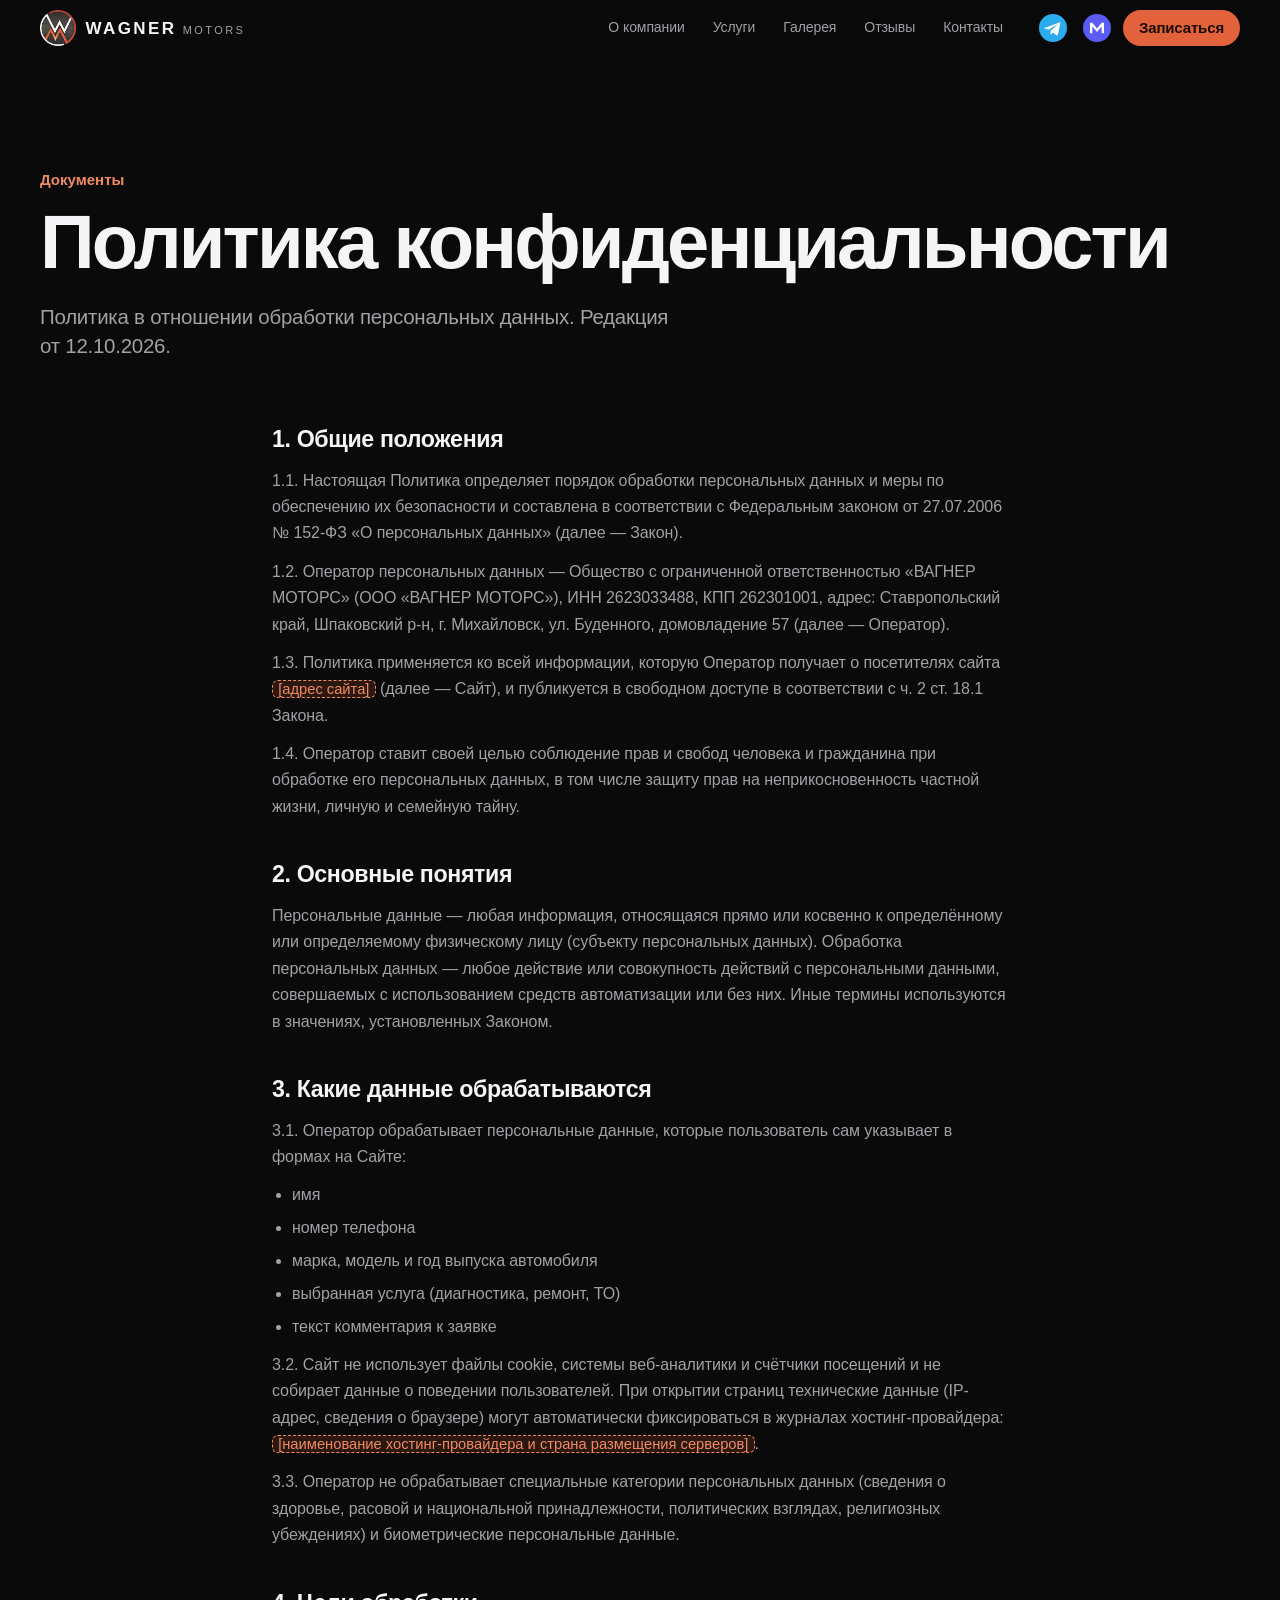
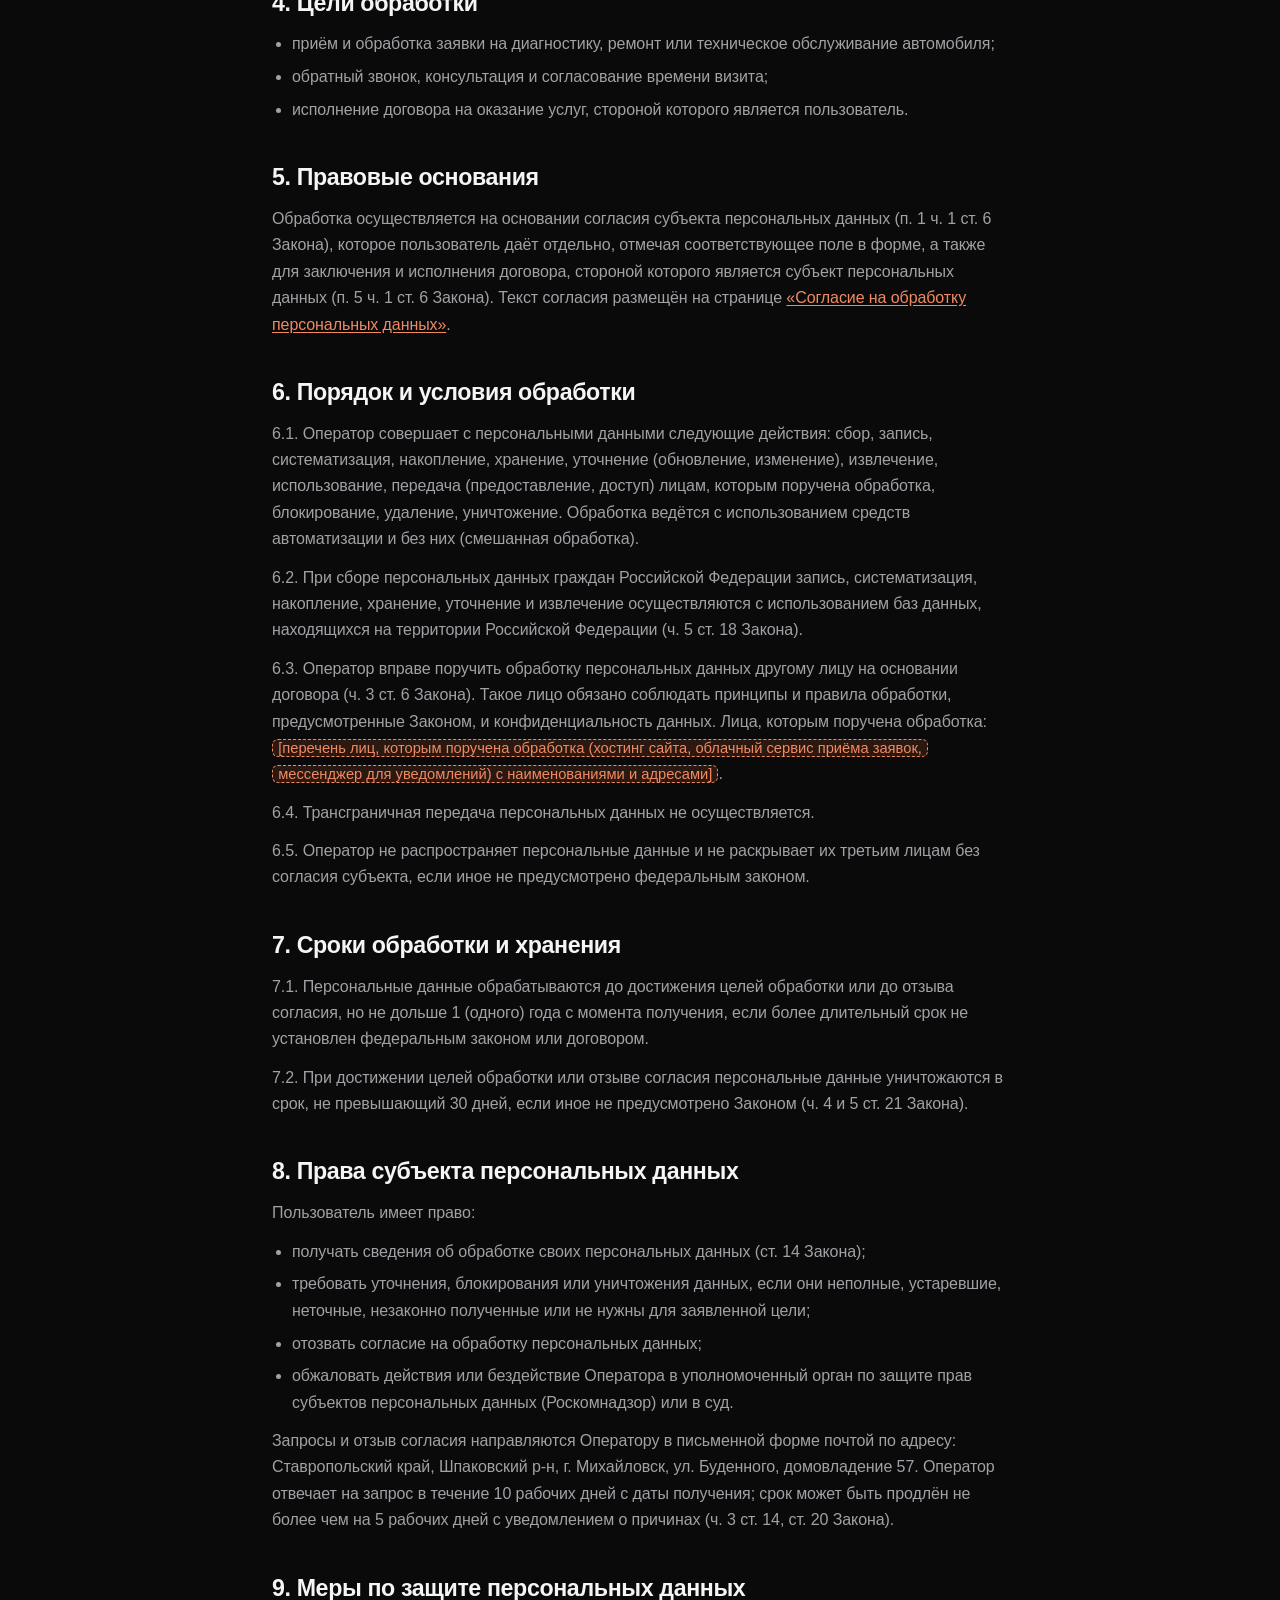
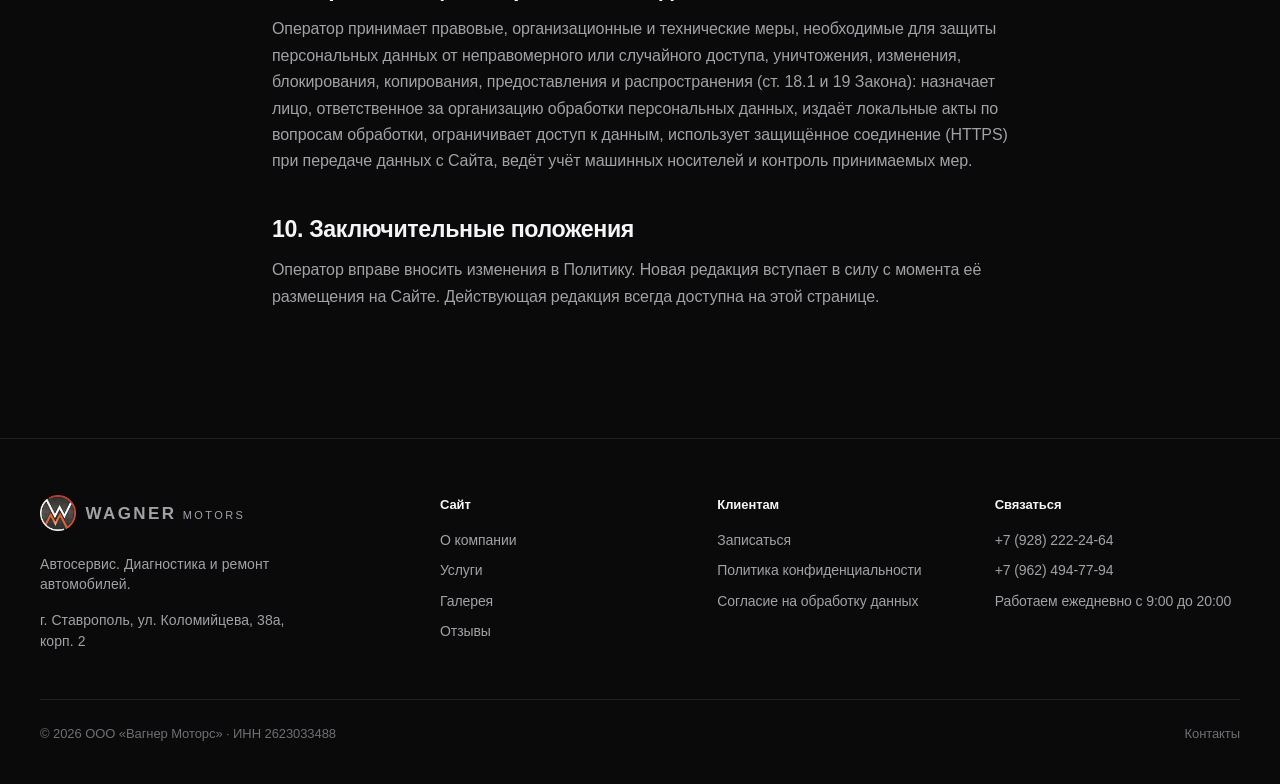
<file: privacy.html>
<!doctype html>
<html lang="ru">
<head>
<meta charset="utf-8">
<meta name="viewport" content="width=device-width, initial-scale=1, viewport-fit=cover">
<title>Политика конфиденциальности — Wagner Motors</title>
<meta name="description" content="Политика Wagner Motors в отношении обработки персональных данных по 152-ФЗ.">
<meta name="theme-color" content="#0a0a0b">
<meta http-equiv="Content-Security-Policy" content="default-src 'self'; script-src 'self' 'sha256-Du+OJKJSbdUgz5nrHeWWINvez6XKDDU/tyj/5c2uvwo='; style-src 'self' 'unsafe-inline'; img-src 'self' data:; font-src 'self'; connect-src 'self'; media-src 'self'; object-src 'none'; frame-src 'none'; worker-src 'none'; manifest-src 'self'; base-uri 'self'; form-action 'self'; upgrade-insecure-requests">
<meta name="referrer" content="strict-origin-when-cross-origin">
<link rel="icon" type="image/png" href="img/logo-64.png">
<link rel="stylesheet" href="css/styles.css?v=d6e422ea">
<script>document.documentElement.classList.add('js')</script>
<script src="js/spring.js?v=8c2b770c" defer></script>
<script src="js/main.js?v=ab957390" defer></script>
</head>
<body>
<svg width="0" height="0" style="position:absolute" aria-hidden="true"><symbol id="i-cart" viewBox="0 0 24 24"><path d="M3 4h2l2.2 10.2a2 2 0 0 0 2 1.6h7.6a2 2 0 0 0 2-1.5L20.5 8H6.2"/><circle cx="10" cy="20" r="1.3"/><circle cx="17" cy="20" r="1.3"/></symbol><symbol id="i-close" viewBox="0 0 24 24"><path d="M6 6l12 12M18 6L6 18"/></symbol><symbol id="i-arrow" viewBox="0 0 24 24"><path d="M5 12h14M13 6l6 6-6 6"/></symbol><symbol id="i-chev-left" viewBox="0 0 24 24"><path d="M15 5l-7 7 7 7"/></symbol><symbol id="i-chev-right" viewBox="0 0 24 24"><path d="M9 5l7 7-7 7"/></symbol><symbol id="i-play" viewBox="0 0 24 24"><path d="M8 5.5v13l11-6.5z"/></symbol><symbol id="i-camera" viewBox="0 0 24 24"><path d="M4 8h3l2-3h6l2 3h3v11H4z"/><circle cx="12" cy="13" r="3.5"/></symbol><symbol id="i-video" viewBox="0 0 24 24"><rect x="3" y="6" width="13" height="12" rx="2"/><path d="M16 10l5-3v10l-5-3"/></symbol><symbol id="i-phone" viewBox="0 0 24 24"><path d="M5 4h4l2 5-2.5 1.5a11 11 0 0 0 5 5L15 13l5 2v4a1 1 0 0 1-1 1A16 16 0 0 1 4 5a1 1 0 0 1 1-1z"/></symbol><symbol id="i-pin" viewBox="0 0 24 24"><path d="M12 21s-7-6.2-7-11.5a7 7 0 0 1 14 0C19 14.8 12 21 12 21z"/><circle cx="12" cy="9.5" r="2.5"/></symbol><symbol id="i-clock" viewBox="0 0 24 24"><circle cx="12" cy="12" r="8.5"/><path d="M12 7.5V12l3 2"/></symbol><symbol id="i-mail" viewBox="0 0 24 24"><rect x="3.5" y="5.5" width="17" height="13" rx="2"/><path d="M4 7l8 6 8-6"/></symbol><symbol id="i-chat" viewBox="0 0 24 24"><path d="M4 5.5h16v11H9l-5 4z"/></symbol><symbol id="i-wrench" viewBox="0 0 24 24"><path d="M14.7 6.3a4 4 0 0 0 5 5L12 19a2.1 2.1 0 0 1-3-3l7.7-7.7z"/><path d="M14.7 6.3L17 4l3 3-2.3 2.3"/></symbol><symbol id="i-engine" viewBox="0 0 24 24"><path d="M3 10v6M3 13h3M6 9h3V7h6v2h2l2 2h2v5h-2l-2 2H9l-3-2z"/></symbol><symbol id="i-gauge" viewBox="0 0 24 24"><path d="M4.5 17a8 8 0 1 1 15 0"/><path d="M12 13.5l4-4.5"/><circle cx="12" cy="13.5" r="1.2"/></symbol><symbol id="i-disc" viewBox="0 0 24 24"><circle cx="12" cy="12" r="8"/><circle cx="12" cy="12" r="2.5"/><path d="M12 4a8 8 0 0 1 8 8"/></symbol><symbol id="i-bolt" viewBox="0 0 24 24"><path d="M13 3L5 13.5h6L10 21l8-10.5h-6z"/></symbol><symbol id="i-drop" viewBox="0 0 24 24"><path d="M12 3.5s6 6.5 6 10.5a6 6 0 0 1-12 0c0-4 6-10.5 6-10.5z"/></symbol><symbol id="i-car" viewBox="0 0 24 24"><path d="M5 16v-4l1.8-4.2A2 2 0 0 1 8.6 6.5h6.8a2 2 0 0 1 1.8 1.3L19 12v4"/><path d="M3.5 12h17v4.5h-17z"/><path d="M6 16.5V19M18 16.5V19"/></symbol><symbol id="i-snow" viewBox="0 0 24 24"><path d="M12 3v18M4.2 7.5l15.6 9M4.2 16.5l15.6-9"/></symbol><symbol id="i-check" viewBox="0 0 24 24"><path d="M5 12.5l4.5 4.5L19 7.5"/></symbol><symbol id="i-plus" viewBox="0 0 24 24"><path d="M12 5v14M5 12h14"/></symbol><symbol id="i-minus" viewBox="0 0 24 24"><path d="M5 12h14"/></symbol><symbol id="i-trash" viewBox="0 0 24 24"><path d="M5 7h14M10 7V4.5h4V7M7 7l1 13h8l1-13"/></symbol><symbol id="i-star" viewBox="0 0 24 24"><path d="M12 3.5l2.6 5.4 5.9.7-4.4 4 1.2 5.9L12 16.6l-5.3 2.9 1.2-5.9-4.4-4 5.9-.7z"/></symbol><symbol id="i-ticket" viewBox="0 0 24 24"><path d="M3.5 7.5a1 1 0 0 1 1-1h15a1 1 0 0 1 1 1V10a2 2 0 0 0 0 4v2.5a1 1 0 0 1-1 1h-15a1 1 0 0 1-1-1V14a2 2 0 0 0 0-4z"/><path d="M14.5 7v10" stroke-dasharray="1.5 2.2"/></symbol><symbol id="i-card" viewBox="0 0 24 24"><rect x="3" y="5.5" width="18" height="13" rx="2"/><path d="M3 10h18M7 15h3"/></symbol><symbol id="i-qr" viewBox="0 0 24 24"><path d="M4 4h6v6H4zM14 4h6v6h-6zM4 14h6v6H4zM14 14h2v2h-2zM18 18h2v2h-2zM14 18h2M18 14h2"/></symbol><symbol id="i-user" viewBox="0 0 24 24"><circle cx="12" cy="8.5" r="3.5"/><path d="M5 20a7 7 0 0 1 14 0"/></symbol><symbol id="i-shield" viewBox="0 0 24 24"><path d="M12 3.5l7 2.5v5.5c0 4.5-3 7.6-7 9-4-1.4-7-4.5-7-9V6z"/><path d="M9 12l2 2 4-4"/></symbol><symbol id="i-doc" viewBox="0 0 24 24"><path d="M6 3.5h8l4 4v13H6z"/><path d="M14 3.5v4h4M9 12h6M9 16h6"/></symbol></svg>
<header class="nav">
  <div class="container nav__inner">
    <a class="logo" href="index.html" aria-label="Wagner Motors — на главную">
      <img class="logo__mark" src="img/logo-128.webp" alt="" width="36" height="36"><span class="logo__text"><span class="logo__word">WAGNER</span><span class="logo__sub">MOTORS</span></span>
    </a>
    <nav class="nav__links" aria-label="Основное меню"><a href="about.html">О компании</a><a href="services.html">Услуги</a><a href="gallery.html">Галерея</a><a href="reviews.html">Отзывы</a><a href="contacts.html">Контакты</a></nav>
    <div class="nav__actions">
      
      <a class="nav-msg" href="https://t.me/+79624947794" target="_blank" rel="noopener" aria-label="Написать в Telegram"><svg class="msg__icon" viewBox="0 0 24 24" aria-hidden="true"><circle cx="12" cy="12" r="12" fill="#2AABEE"/><path fill="#fff" d="M5.4 11.8 17.3 7.2c.6-.2 1.1.1.9 1l-2 9.5c-.1.7-.6.8-1.2.5l-3.1-2.3-1.5 1.4c-.2.2-.3.3-.6.3l.2-3.2 5.8-5.3c.3-.2-.1-.4-.4-.2l-7.2 4.5-3.1-1c-.7-.2-.7-.7.1-1z"/></svg></a>
      <a class="nav-msg" href="https://max.ru/" target="_blank" rel="noopener" aria-label="Написать в MAX"><svg class="msg__icon" viewBox="0 0 24 24" aria-hidden="true"><circle cx="12" cy="12" r="12" fill="#5B5BF6"/><path fill="#fff" d="M6 16.5V7.5h1.9l4.1 5 4.1-5H18v9h-2v-5.8l-4 4.8-4-4.8v5.8z"/></svg></a>
      <a class="btn btn--primary btn--sm nav__cta" href="booking.html">Записаться</a>
      <button class="icon-btn burger" type="button" aria-label="Открыть меню" aria-expanded="false" aria-controls="menu"><span class="burger__lines"></span></button>
    </div>
  </div>
</header>
<div class="menu-scrim"></div>
<nav class="menu" id="menu" aria-label="Меню">
  <a href="about.html">О компании<svg class="i" aria-hidden="true"><use href="#i-chev-right"/></svg></a><a href="services.html">Услуги<svg class="i" aria-hidden="true"><use href="#i-chev-right"/></svg></a><a href="gallery.html">Галерея<svg class="i" aria-hidden="true"><use href="#i-chev-right"/></svg></a><a href="reviews.html">Отзывы<svg class="i" aria-hidden="true"><use href="#i-chev-right"/></svg></a><a href="contacts.html">Контакты<svg class="i" aria-hidden="true"><use href="#i-chev-right"/></svg></a>
  <a class="btn btn--primary btn--lg" href="booking.html">Записаться</a>
  <a class="btn btn--ghost btn--lg" href="tel:+79282222464"><svg class="i" aria-hidden="true"><use href="#i-phone"/></svg>+7 (928) 222-24-64</a>
</nav>
<main>
<section class="page-hero">
  <div class="container">
    <p class="eyebrow">Документы</p>
    <h1 class="h1">Политика конфиденциальности</h1>
    <p class="lead">Политика в отношении обработки персональных данных. Редакция от 12.10.2026.</p>
  </div>
</section>
<section class="section section--flush-top">
  <div class="container legal">
    <h2 class="h3">1. Общие положения</h2>
    <p>1.1. Настоящая Политика определяет порядок обработки персональных данных и меры по обеспечению их безопасности и составлена в соответствии с Федеральным законом от 27.07.2006 № 152-ФЗ «О персональных данных» (далее — Закон).</p>
    <p>1.2. Оператор персональных данных — Общество с ограниченной ответственностью «ВАГНЕР МОТОРС» (ООО «ВАГНЕР МОТОРС»), ИНН 2623033488, КПП 262301001, адрес: Ставропольский край, Шпаковский р-н, г.&nbsp;Михайловск, ул.&nbsp;Буденного, домовладение&nbsp;57 (далее — Оператор).</p>
    <p>1.3. Политика применяется ко всей информации, которую Оператор получает о посетителях сайта <mark class="todo">[адрес сайта]</mark> (далее — Сайт), и публикуется в свободном доступе в соответствии с ч. 2 ст. 18.1 Закона.</p>
    <p>1.4. Оператор ставит своей целью соблюдение прав и свобод человека и гражданина при обработке его персональных данных, в том числе защиту прав на неприкосновенность частной жизни, личную и семейную тайну.</p>

    <h2 class="h3">2. Основные понятия</h2>
    <p>Персональные данные — любая информация, относящаяся прямо или косвенно к определённому или определяемому физическому лицу (субъекту персональных данных). Обработка персональных данных — любое действие или совокупность действий с персональными данными, совершаемых с использованием средств автоматизации или без них. Иные термины используются в значениях, установленных Законом.</p>

    <h2 class="h3">3. Какие данные обрабатываются</h2>
    <p>3.1. Оператор обрабатывает персональные данные, которые пользователь сам указывает в формах на Сайте:</p>
    <ul><li>имя</li><li>номер телефона</li><li>марка, модель и год выпуска автомобиля</li><li>выбранная услуга (диагностика, ремонт, ТО)</li><li>текст комментария к заявке</li></ul>
    <p>3.2. Сайт не использует файлы cookie, системы веб-аналитики и счётчики посещений и не собирает данные о поведении пользователей. При открытии страниц технические данные (IP-адрес, сведения о браузере) могут автоматически фиксироваться в журналах хостинг-провайдера: <mark class="todo">[наименование хостинг-провайдера и страна размещения серверов]</mark>.</p>
    <p>3.3. Оператор не обрабатывает специальные категории персональных данных (сведения о здоровье, расовой и национальной принадлежности, политических взглядах, религиозных убеждениях) и биометрические персональные данные.</p>

    <h2 class="h3">4. Цели обработки</h2>
    <ul>
      <li>приём и обработка заявки на диагностику, ремонт или техническое обслуживание автомобиля;</li>
      <li>обратный звонок, консультация и согласование времени визита;</li>
      <li>исполнение договора на оказание услуг, стороной которого является пользователь.</li>
    </ul>

    <h2 class="h3">5. Правовые основания</h2>
    <p>Обработка осуществляется на основании согласия субъекта персональных данных (п. 1 ч. 1 ст. 6 Закона), которое пользователь даёт отдельно, отмечая соответствующее поле в форме, а также для заключения и исполнения договора, стороной которого является субъект персональных данных (п. 5 ч. 1 ст. 6 Закона). Текст согласия размещён на странице <a href="consent.html">«Согласие на обработку персональных данных»</a>.</p>

    <h2 class="h3">6. Порядок и условия обработки</h2>
    <p>6.1. Оператор совершает с персональными данными следующие действия: сбор, запись, систематизация, накопление, хранение, уточнение (обновление, изменение), извлечение, использование, передача (предоставление, доступ) лицам, которым поручена обработка, блокирование, удаление, уничтожение. Обработка ведётся с использованием средств автоматизации и без них (смешанная обработка).</p>
    <p>6.2. При сборе персональных данных граждан Российской Федерации запись, систематизация, накопление, хранение, уточнение и извлечение осуществляются с использованием баз данных, находящихся на территории Российской Федерации (ч. 5 ст. 18 Закона).</p>
    <p>6.3. Оператор вправе поручить обработку персональных данных другому лицу на основании договора (ч. 3 ст. 6 Закона). Такое лицо обязано соблюдать принципы и правила обработки, предусмотренные Законом, и конфиденциальность данных. Лица, которым поручена обработка: <mark class="todo">[перечень лиц, которым поручена обработка (хостинг сайта, облачный сервис приёма заявок, мессенджер для уведомлений) с наименованиями и адресами]</mark>.</p>
    <p>6.4. Трансграничная передача персональных данных не осуществляется.</p>
    <p>6.5. Оператор не распространяет персональные данные и не раскрывает их третьим лицам без согласия субъекта, если иное не предусмотрено федеральным законом.</p>

    <h2 class="h3">7. Сроки обработки и хранения</h2>
    <p>7.1. Персональные данные обрабатываются до достижения целей обработки или до отзыва согласия, но не дольше 1 (одного) года с момента получения, если более длительный срок не установлен федеральным законом или договором.</p>
    <p>7.2. При достижении целей обработки или отзыве согласия персональные данные уничтожаются в срок, не превышающий 30 дней, если иное не предусмотрено Законом (ч. 4 и 5 ст. 21 Закона).</p>

    <h2 class="h3">8. Права субъекта персональных данных</h2>
    <p>Пользователь имеет право:</p>
    <ul>
      <li>получать сведения об обработке своих персональных данных (ст. 14 Закона);</li>
      <li>требовать уточнения, блокирования или уничтожения данных, если они неполные, устаревшие, неточные, незаконно полученные или не нужны для заявленной цели;</li>
      <li>отозвать согласие на обработку персональных данных;</li>
      <li>обжаловать действия или бездействие Оператора в уполномоченный орган по защите прав субъектов персональных данных (Роскомнадзор) или в суд.</li>
    </ul>
    <p>Запросы и отзыв согласия направляются Оператору в письменной форме почтой по адресу: Ставропольский край, Шпаковский р-н, г.&nbsp;Михайловск, ул.&nbsp;Буденного, домовладение&nbsp;57. Оператор отвечает на запрос в течение 10 рабочих дней с даты получения; срок может быть продлён не более чем на 5 рабочих дней с уведомлением о причинах (ч. 3 ст. 14, ст. 20 Закона).</p>

    <h2 class="h3">9. Меры по защите персональных данных</h2>
    <p>Оператор принимает правовые, организационные и технические меры, необходимые для защиты персональных данных от неправомерного или случайного доступа, уничтожения, изменения, блокирования, копирования, предоставления и распространения (ст. 18.1 и 19 Закона): назначает лицо, ответственное за организацию обработки персональных данных, издаёт локальные акты по вопросам обработки, ограничивает доступ к данным, использует защищённое соединение (HTTPS) при передаче данных с Сайта, ведёт учёт машинных носителей и контроль принимаемых мер.</p>

    <h2 class="h3">10. Заключительные положения</h2>
    <p>Оператор вправе вносить изменения в Политику. Новая редакция вступает в силу с момента её размещения на Сайте. Действующая редакция всегда доступна на этой странице.</p>

  </div>
</section>
</main>
<footer class="footer">
  <div class="container">
    <div class="footer__grid">
      <div class="footer__brand">
        <a class="logo" href="index.html"><img class="logo__mark" src="img/logo-128.webp" alt="" width="36" height="36"><span class="logo__text"><span class="logo__word">WAGNER</span><span class="logo__sub">MOTORS</span></span></a>
        <p class="small">Автосервис. Диагностика и ремонт автомобилей.</p>
        <p class="small">г.&nbsp;Ставрополь, ул.&nbsp;Коломийцева, 38а, корп.&nbsp;2</p>
      </div>
      <div>
        <h4>Сайт</h4>
        <ul>
          <li><a href="about.html">О компании</a></li>
          <li><a href="services.html">Услуги</a></li>
          <li><a href="gallery.html">Галерея</a></li>
          <li><a href="reviews.html">Отзывы</a></li>
        </ul>
      </div>
      <div>
        <h4>Клиентам</h4>
        <ul>
          <li><a href="booking.html">Записаться</a></li>
          
          
          <li><a href="privacy.html">Политика конфиденциальности</a></li>
          <li><a href="consent.html">Согласие на обработку данных</a></li>
        </ul>
      </div>
      <div>
        <h4>Связаться</h4>
        <ul>
          <li><a href="tel:+79282222464">+7 (928) 222-24-64</a></li><li><a href="tel:+79624947794">+7 (962) 494-77-94</a></li>
          <li>Работаем ежедневно с 9:00 до 20:00</li>
        </ul>
      </div>
    </div>
    <div class="footer__bottom">
      <span>© <span data-year>2026</span> ООО «Вагнер Моторс» · ИНН 2623033488</span>
      <a href="contacts.html">Контакты</a>
    </div>
  </div>
</footer>
</body>
</html>
</file>
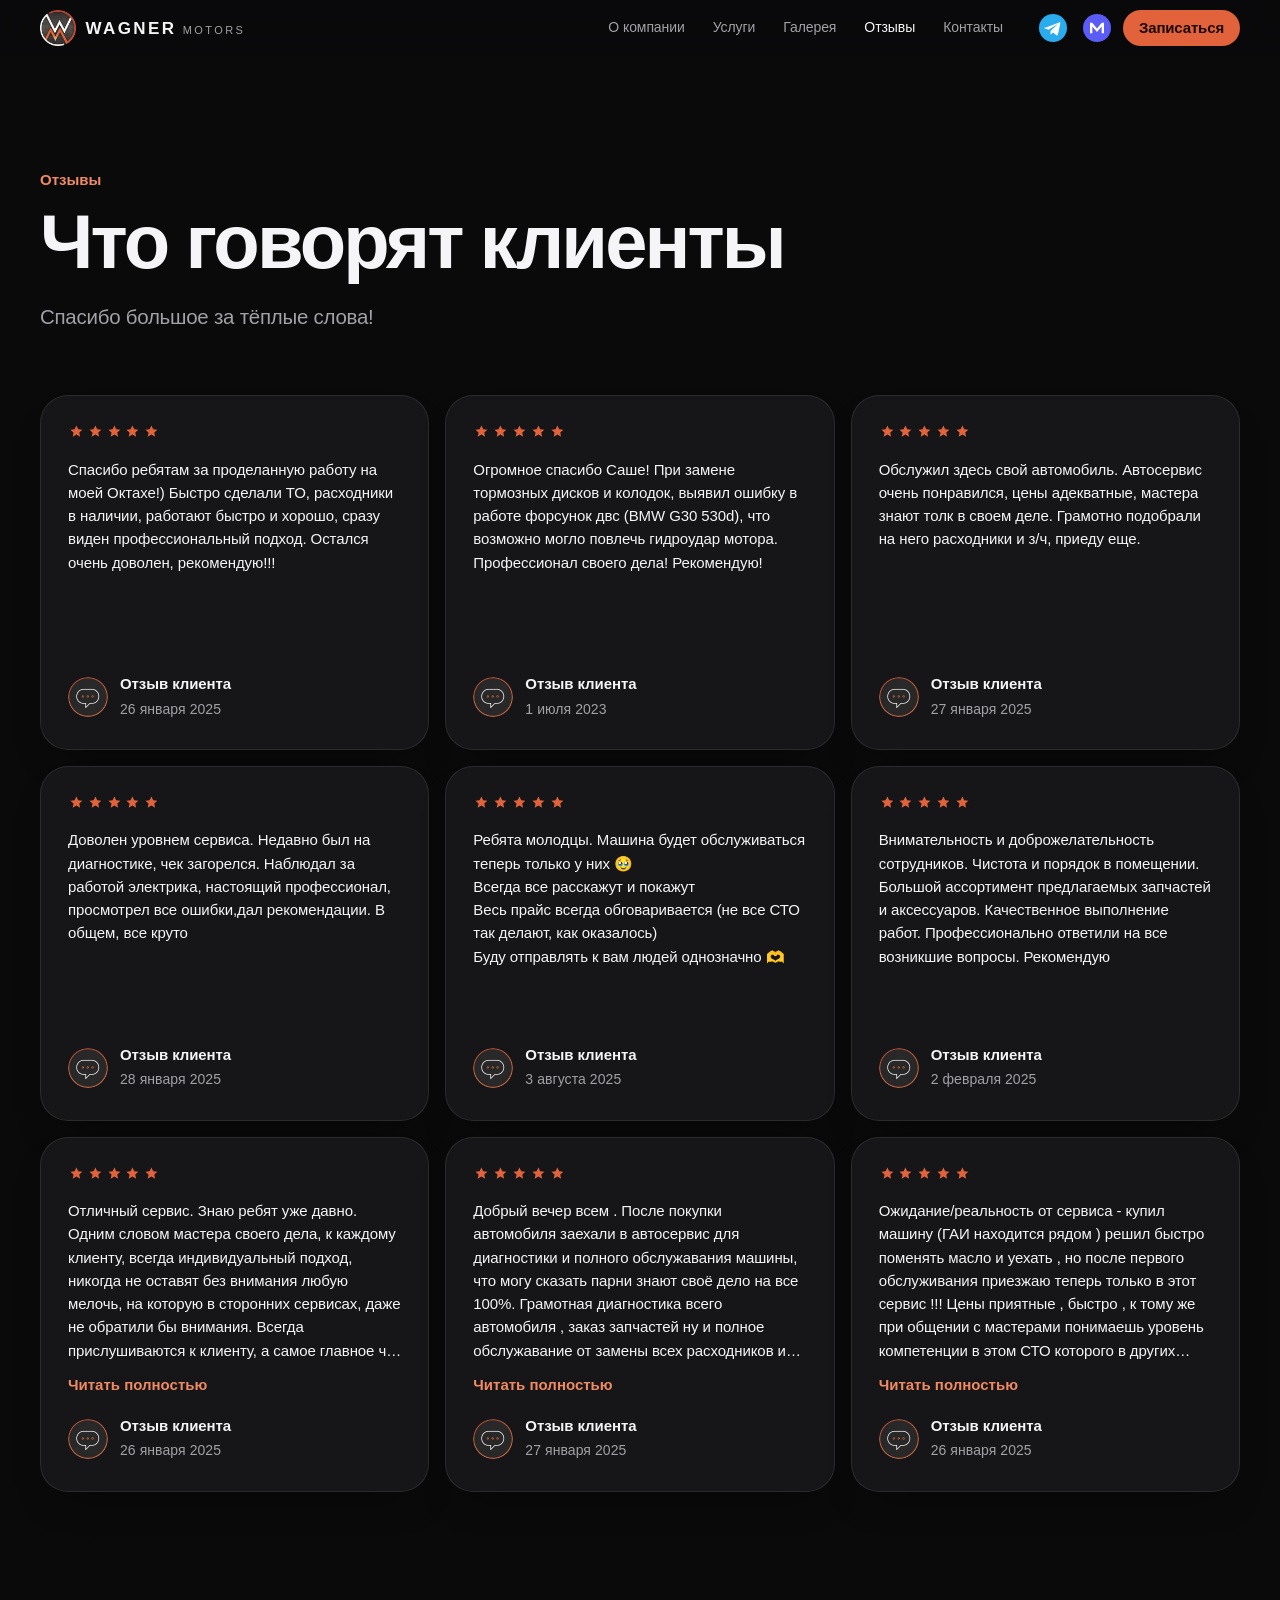
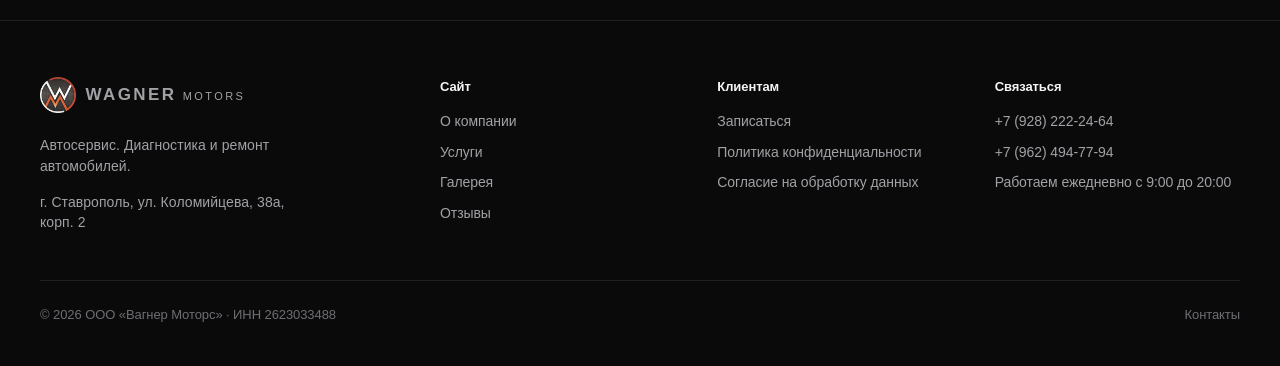
<file: reviews.html>
<!doctype html>
<html lang="ru">
<head>
<meta charset="utf-8">
<meta name="viewport" content="width=device-width, initial-scale=1, viewport-fit=cover">
<title>Отзывы — Wagner Motors</title>
<meta name="description" content="Отзывы клиентов автосервиса Wagner Motors.">
<meta name="theme-color" content="#0a0a0b">
<meta http-equiv="Content-Security-Policy" content="default-src 'self'; script-src 'self' 'sha256-Du+OJKJSbdUgz5nrHeWWINvez6XKDDU/tyj/5c2uvwo='; style-src 'self' 'unsafe-inline'; img-src 'self' data:; font-src 'self'; connect-src 'self'; media-src 'self'; object-src 'none'; frame-src 'none'; worker-src 'none'; manifest-src 'self'; base-uri 'self'; form-action 'self'; upgrade-insecure-requests">
<meta name="referrer" content="strict-origin-when-cross-origin">
<link rel="icon" type="image/png" href="img/logo-64.png">
<link rel="stylesheet" href="css/styles.css?v=d6e422ea">
<script>document.documentElement.classList.add('js')</script>
<script src="js/spring.js?v=8c2b770c" defer></script>
<script src="js/main.js?v=ab957390" defer></script>
</head>
<body>
<svg width="0" height="0" style="position:absolute" aria-hidden="true"><symbol id="i-cart" viewBox="0 0 24 24"><path d="M3 4h2l2.2 10.2a2 2 0 0 0 2 1.6h7.6a2 2 0 0 0 2-1.5L20.5 8H6.2"/><circle cx="10" cy="20" r="1.3"/><circle cx="17" cy="20" r="1.3"/></symbol><symbol id="i-close" viewBox="0 0 24 24"><path d="M6 6l12 12M18 6L6 18"/></symbol><symbol id="i-arrow" viewBox="0 0 24 24"><path d="M5 12h14M13 6l6 6-6 6"/></symbol><symbol id="i-chev-left" viewBox="0 0 24 24"><path d="M15 5l-7 7 7 7"/></symbol><symbol id="i-chev-right" viewBox="0 0 24 24"><path d="M9 5l7 7-7 7"/></symbol><symbol id="i-play" viewBox="0 0 24 24"><path d="M8 5.5v13l11-6.5z"/></symbol><symbol id="i-camera" viewBox="0 0 24 24"><path d="M4 8h3l2-3h6l2 3h3v11H4z"/><circle cx="12" cy="13" r="3.5"/></symbol><symbol id="i-video" viewBox="0 0 24 24"><rect x="3" y="6" width="13" height="12" rx="2"/><path d="M16 10l5-3v10l-5-3"/></symbol><symbol id="i-phone" viewBox="0 0 24 24"><path d="M5 4h4l2 5-2.5 1.5a11 11 0 0 0 5 5L15 13l5 2v4a1 1 0 0 1-1 1A16 16 0 0 1 4 5a1 1 0 0 1 1-1z"/></symbol><symbol id="i-pin" viewBox="0 0 24 24"><path d="M12 21s-7-6.2-7-11.5a7 7 0 0 1 14 0C19 14.8 12 21 12 21z"/><circle cx="12" cy="9.5" r="2.5"/></symbol><symbol id="i-clock" viewBox="0 0 24 24"><circle cx="12" cy="12" r="8.5"/><path d="M12 7.5V12l3 2"/></symbol><symbol id="i-mail" viewBox="0 0 24 24"><rect x="3.5" y="5.5" width="17" height="13" rx="2"/><path d="M4 7l8 6 8-6"/></symbol><symbol id="i-chat" viewBox="0 0 24 24"><path d="M4 5.5h16v11H9l-5 4z"/></symbol><symbol id="i-wrench" viewBox="0 0 24 24"><path d="M14.7 6.3a4 4 0 0 0 5 5L12 19a2.1 2.1 0 0 1-3-3l7.7-7.7z"/><path d="M14.7 6.3L17 4l3 3-2.3 2.3"/></symbol><symbol id="i-engine" viewBox="0 0 24 24"><path d="M3 10v6M3 13h3M6 9h3V7h6v2h2l2 2h2v5h-2l-2 2H9l-3-2z"/></symbol><symbol id="i-gauge" viewBox="0 0 24 24"><path d="M4.5 17a8 8 0 1 1 15 0"/><path d="M12 13.5l4-4.5"/><circle cx="12" cy="13.5" r="1.2"/></symbol><symbol id="i-disc" viewBox="0 0 24 24"><circle cx="12" cy="12" r="8"/><circle cx="12" cy="12" r="2.5"/><path d="M12 4a8 8 0 0 1 8 8"/></symbol><symbol id="i-bolt" viewBox="0 0 24 24"><path d="M13 3L5 13.5h6L10 21l8-10.5h-6z"/></symbol><symbol id="i-drop" viewBox="0 0 24 24"><path d="M12 3.5s6 6.5 6 10.5a6 6 0 0 1-12 0c0-4 6-10.5 6-10.5z"/></symbol><symbol id="i-car" viewBox="0 0 24 24"><path d="M5 16v-4l1.8-4.2A2 2 0 0 1 8.6 6.5h6.8a2 2 0 0 1 1.8 1.3L19 12v4"/><path d="M3.5 12h17v4.5h-17z"/><path d="M6 16.5V19M18 16.5V19"/></symbol><symbol id="i-snow" viewBox="0 0 24 24"><path d="M12 3v18M4.2 7.5l15.6 9M4.2 16.5l15.6-9"/></symbol><symbol id="i-check" viewBox="0 0 24 24"><path d="M5 12.5l4.5 4.5L19 7.5"/></symbol><symbol id="i-plus" viewBox="0 0 24 24"><path d="M12 5v14M5 12h14"/></symbol><symbol id="i-minus" viewBox="0 0 24 24"><path d="M5 12h14"/></symbol><symbol id="i-trash" viewBox="0 0 24 24"><path d="M5 7h14M10 7V4.5h4V7M7 7l1 13h8l1-13"/></symbol><symbol id="i-star" viewBox="0 0 24 24"><path d="M12 3.5l2.6 5.4 5.9.7-4.4 4 1.2 5.9L12 16.6l-5.3 2.9 1.2-5.9-4.4-4 5.9-.7z"/></symbol><symbol id="i-ticket" viewBox="0 0 24 24"><path d="M3.5 7.5a1 1 0 0 1 1-1h15a1 1 0 0 1 1 1V10a2 2 0 0 0 0 4v2.5a1 1 0 0 1-1 1h-15a1 1 0 0 1-1-1V14a2 2 0 0 0 0-4z"/><path d="M14.5 7v10" stroke-dasharray="1.5 2.2"/></symbol><symbol id="i-card" viewBox="0 0 24 24"><rect x="3" y="5.5" width="18" height="13" rx="2"/><path d="M3 10h18M7 15h3"/></symbol><symbol id="i-qr" viewBox="0 0 24 24"><path d="M4 4h6v6H4zM14 4h6v6h-6zM4 14h6v6H4zM14 14h2v2h-2zM18 18h2v2h-2zM14 18h2M18 14h2"/></symbol><symbol id="i-user" viewBox="0 0 24 24"><circle cx="12" cy="8.5" r="3.5"/><path d="M5 20a7 7 0 0 1 14 0"/></symbol><symbol id="i-shield" viewBox="0 0 24 24"><path d="M12 3.5l7 2.5v5.5c0 4.5-3 7.6-7 9-4-1.4-7-4.5-7-9V6z"/><path d="M9 12l2 2 4-4"/></symbol><symbol id="i-doc" viewBox="0 0 24 24"><path d="M6 3.5h8l4 4v13H6z"/><path d="M14 3.5v4h4M9 12h6M9 16h6"/></symbol></svg>
<header class="nav">
  <div class="container nav__inner">
    <a class="logo" href="index.html" aria-label="Wagner Motors — на главную">
      <img class="logo__mark" src="img/logo-128.webp" alt="" width="36" height="36"><span class="logo__text"><span class="logo__word">WAGNER</span><span class="logo__sub">MOTORS</span></span>
    </a>
    <nav class="nav__links" aria-label="Основное меню"><a href="about.html">О компании</a><a href="services.html">Услуги</a><a href="gallery.html">Галерея</a><a href="reviews.html" aria-current="page">Отзывы</a><a href="contacts.html">Контакты</a></nav>
    <div class="nav__actions">
      
      <a class="nav-msg" href="https://t.me/+79624947794" target="_blank" rel="noopener" aria-label="Написать в Telegram"><svg class="msg__icon" viewBox="0 0 24 24" aria-hidden="true"><circle cx="12" cy="12" r="12" fill="#2AABEE"/><path fill="#fff" d="M5.4 11.8 17.3 7.2c.6-.2 1.1.1.9 1l-2 9.5c-.1.7-.6.8-1.2.5l-3.1-2.3-1.5 1.4c-.2.2-.3.3-.6.3l.2-3.2 5.8-5.3c.3-.2-.1-.4-.4-.2l-7.2 4.5-3.1-1c-.7-.2-.7-.7.1-1z"/></svg></a>
      <a class="nav-msg" href="https://max.ru/" target="_blank" rel="noopener" aria-label="Написать в MAX"><svg class="msg__icon" viewBox="0 0 24 24" aria-hidden="true"><circle cx="12" cy="12" r="12" fill="#5B5BF6"/><path fill="#fff" d="M6 16.5V7.5h1.9l4.1 5 4.1-5H18v9h-2v-5.8l-4 4.8-4-4.8v5.8z"/></svg></a>
      <a class="btn btn--primary btn--sm nav__cta" href="booking.html">Записаться</a>
      <button class="icon-btn burger" type="button" aria-label="Открыть меню" aria-expanded="false" aria-controls="menu"><span class="burger__lines"></span></button>
    </div>
  </div>
</header>
<div class="menu-scrim"></div>
<nav class="menu" id="menu" aria-label="Меню">
  <a href="about.html">О компании<svg class="i" aria-hidden="true"><use href="#i-chev-right"/></svg></a><a href="services.html">Услуги<svg class="i" aria-hidden="true"><use href="#i-chev-right"/></svg></a><a href="gallery.html">Галерея<svg class="i" aria-hidden="true"><use href="#i-chev-right"/></svg></a><a href="reviews.html" aria-current="page">Отзывы<svg class="i" aria-hidden="true"><use href="#i-chev-right"/></svg></a><a href="contacts.html">Контакты<svg class="i" aria-hidden="true"><use href="#i-chev-right"/></svg></a>
  <a class="btn btn--primary btn--lg" href="booking.html">Записаться</a>
  <a class="btn btn--ghost btn--lg" href="tel:+79282222464"><svg class="i" aria-hidden="true"><use href="#i-phone"/></svg>+7 (928) 222-24-64</a>
</nav>
<main>
<section class="page-hero">
  <div class="container">
    <p class="eyebrow reveal">Отзывы</p>
    <h1 class="h1 reveal" style="--d:1">Что говорят клиенты</h1>
    <p class="lead reveal" style="--d:2">Спасибо большое за&nbsp;тёплые слова!</p>
  </div>
</section>
<section class="section section--flush-top">
  <div class="container">
    <div class="reviews-grid"><article class="review reveal">
  <div class="stars stars--on" role="img" aria-label="5 из 5"><svg class="i" aria-hidden="true"><use href="#i-star"/></svg><svg class="i" aria-hidden="true"><use href="#i-star"/></svg><svg class="i" aria-hidden="true"><use href="#i-star"/></svg><svg class="i" aria-hidden="true"><use href="#i-star"/></svg><svg class="i" aria-hidden="true"><use href="#i-star"/></svg></div>
  <p class="review__text">Спасибо ребятам за проделанную работу на моей Октахе!) Быстро сделали ТО, расходники в наличии, работают быстро и хорошо, сразу виден профессиональный подход. Остался очень доволен, рекомендую!!!</p>
  <div class="review__who"><img class="bicon bicon--sm" src="img/icon-chat.webp" alt="" width="56" height="56" loading="lazy" decoding="async"><div><strong>Отзыв клиента</strong><span class="small">26 января 2025</span></div></div>
</article><article class="review reveal">
  <div class="stars stars--on" role="img" aria-label="5 из 5"><svg class="i" aria-hidden="true"><use href="#i-star"/></svg><svg class="i" aria-hidden="true"><use href="#i-star"/></svg><svg class="i" aria-hidden="true"><use href="#i-star"/></svg><svg class="i" aria-hidden="true"><use href="#i-star"/></svg><svg class="i" aria-hidden="true"><use href="#i-star"/></svg></div>
  <p class="review__text">Огромное спасибо Саше! При замене тормозных дисков и колодок, выявил ошибку в работе форсунок двс (BMW G30 530d), что возможно могло повлечь гидроудар мотора. Профессионал своего дела! Рекомендую!</p>
  <div class="review__who"><img class="bicon bicon--sm" src="img/icon-chat.webp" alt="" width="56" height="56" loading="lazy" decoding="async"><div><strong>Отзыв клиента</strong><span class="small">1 июля 2023</span></div></div>
</article><article class="review reveal">
  <div class="stars stars--on" role="img" aria-label="5 из 5"><svg class="i" aria-hidden="true"><use href="#i-star"/></svg><svg class="i" aria-hidden="true"><use href="#i-star"/></svg><svg class="i" aria-hidden="true"><use href="#i-star"/></svg><svg class="i" aria-hidden="true"><use href="#i-star"/></svg><svg class="i" aria-hidden="true"><use href="#i-star"/></svg></div>
  <p class="review__text">Обслужил здесь свой автомобиль. Автосервис очень понравился, цены адекватные, мастера знают толк в своем деле. Грамотно подобрали на него расходники и з/ч, приеду еще.</p>
  <div class="review__who"><img class="bicon bicon--sm" src="img/icon-chat.webp" alt="" width="56" height="56" loading="lazy" decoding="async"><div><strong>Отзыв клиента</strong><span class="small">27 января 2025</span></div></div>
</article><article class="review reveal">
  <div class="stars stars--on" role="img" aria-label="5 из 5"><svg class="i" aria-hidden="true"><use href="#i-star"/></svg><svg class="i" aria-hidden="true"><use href="#i-star"/></svg><svg class="i" aria-hidden="true"><use href="#i-star"/></svg><svg class="i" aria-hidden="true"><use href="#i-star"/></svg><svg class="i" aria-hidden="true"><use href="#i-star"/></svg></div>
  <p class="review__text">Доволен уровнем сервиса. Недавно был на диагностике, чек загорелся. Наблюдал за работой электрика, настоящий профессионал, просмотрел все ошибки,дал рекомендации. В общем, все круто</p>
  <div class="review__who"><img class="bicon bicon--sm" src="img/icon-chat.webp" alt="" width="56" height="56" loading="lazy" decoding="async"><div><strong>Отзыв клиента</strong><span class="small">28 января 2025</span></div></div>
</article><article class="review reveal">
  <div class="stars stars--on" role="img" aria-label="5 из 5"><svg class="i" aria-hidden="true"><use href="#i-star"/></svg><svg class="i" aria-hidden="true"><use href="#i-star"/></svg><svg class="i" aria-hidden="true"><use href="#i-star"/></svg><svg class="i" aria-hidden="true"><use href="#i-star"/></svg><svg class="i" aria-hidden="true"><use href="#i-star"/></svg></div>
  <p class="review__text">Ребята молодцы. Машина будет обслуживаться теперь только у них 🥹
Всегда все расскажут и покажут
Весь прайс всегда обговаривается (не все СТО так делают, как оказалось)
Буду отправлять к вам людей однозначно 🫶</p>
  <div class="review__who"><img class="bicon bicon--sm" src="img/icon-chat.webp" alt="" width="56" height="56" loading="lazy" decoding="async"><div><strong>Отзыв клиента</strong><span class="small">3 августа 2025</span></div></div>
</article><article class="review reveal">
  <div class="stars stars--on" role="img" aria-label="5 из 5"><svg class="i" aria-hidden="true"><use href="#i-star"/></svg><svg class="i" aria-hidden="true"><use href="#i-star"/></svg><svg class="i" aria-hidden="true"><use href="#i-star"/></svg><svg class="i" aria-hidden="true"><use href="#i-star"/></svg><svg class="i" aria-hidden="true"><use href="#i-star"/></svg></div>
  <p class="review__text">Внимательность и доброжелательность сотрудников. Чистота и порядок в помещении. Большой ассортимент предлагаемых запчастей и аксессуаров. Качественное выполнение работ. Профессионально ответили на все возникшие вопросы. Рекомендую</p>
  <div class="review__who"><img class="bicon bicon--sm" src="img/icon-chat.webp" alt="" width="56" height="56" loading="lazy" decoding="async"><div><strong>Отзыв клиента</strong><span class="small">2 февраля 2025</span></div></div>
</article><article class="review reveal">
  <div class="stars stars--on" role="img" aria-label="5 из 5"><svg class="i" aria-hidden="true"><use href="#i-star"/></svg><svg class="i" aria-hidden="true"><use href="#i-star"/></svg><svg class="i" aria-hidden="true"><use href="#i-star"/></svg><svg class="i" aria-hidden="true"><use href="#i-star"/></svg><svg class="i" aria-hidden="true"><use href="#i-star"/></svg></div>
  <p class="review__text">Отличный сервис. Знаю ребят уже давно. Одним словом мастера своего дела, к каждому клиенту, всегда индивидуальный подход, никогда не оставят без внимания любую мелочь, на которую в сторонних сервисах, даже не обратили бы внимания. Всегда прислушиваются к клиенту, а самое главное что результат всегда выше, чем ожидания.</p>
  <div class="review__who"><img class="bicon bicon--sm" src="img/icon-chat.webp" alt="" width="56" height="56" loading="lazy" decoding="async"><div><strong>Отзыв клиента</strong><span class="small">26 января 2025</span></div></div>
</article><article class="review reveal">
  <div class="stars stars--on" role="img" aria-label="5 из 5"><svg class="i" aria-hidden="true"><use href="#i-star"/></svg><svg class="i" aria-hidden="true"><use href="#i-star"/></svg><svg class="i" aria-hidden="true"><use href="#i-star"/></svg><svg class="i" aria-hidden="true"><use href="#i-star"/></svg><svg class="i" aria-hidden="true"><use href="#i-star"/></svg></div>
  <p class="review__text">Добрый вечер всем . После покупки автомобиля заехали в автосервис для диагностики и полного обслужавания машины, что могу сказать парни знают своё дело на все 100%. Грамотная диагностика всего автомобиля , заказ запчастей ну и полное обслужавание от замены всех расходников и заканчивая советами на будущее . Спасибо огромное команде автосервиса, желаю хороших клиентов и только в перед 💪💪👍</p>
  <div class="review__who"><img class="bicon bicon--sm" src="img/icon-chat.webp" alt="" width="56" height="56" loading="lazy" decoding="async"><div><strong>Отзыв клиента</strong><span class="small">27 января 2025</span></div></div>
</article><article class="review reveal">
  <div class="stars stars--on" role="img" aria-label="5 из 5"><svg class="i" aria-hidden="true"><use href="#i-star"/></svg><svg class="i" aria-hidden="true"><use href="#i-star"/></svg><svg class="i" aria-hidden="true"><use href="#i-star"/></svg><svg class="i" aria-hidden="true"><use href="#i-star"/></svg><svg class="i" aria-hidden="true"><use href="#i-star"/></svg></div>
  <p class="review__text">Ожидание/реальность от сервиса - купил машину (ГАИ находится рядом ) решил быстро поменять масло и уехать , но после первого обслуживания приезжаю теперь только в этот сервис !!! Цены приятные , быстро , к тому же при общении с мастерами понимаешь уровень компетенции в этом СТО  которого в других сервисах сейчас к сожалению не хватает .

Субъективно вижу построенную работу на доверительные и продолжительные отношения с клиентами, все максимально прозрачно , все что надо расскажут и подскажут .
Рекомендую однозначно !👍👍👍👍</p>
  <div class="review__who"><img class="bicon bicon--sm" src="img/icon-chat.webp" alt="" width="56" height="56" loading="lazy" decoding="async"><div><strong>Отзыв клиента</strong><span class="small">26 января 2025</span></div></div>
</article></div>
  </div>
</section>
</main>
<footer class="footer">
  <div class="container">
    <div class="footer__grid">
      <div class="footer__brand">
        <a class="logo" href="index.html"><img class="logo__mark" src="img/logo-128.webp" alt="" width="36" height="36"><span class="logo__text"><span class="logo__word">WAGNER</span><span class="logo__sub">MOTORS</span></span></a>
        <p class="small">Автосервис. Диагностика и ремонт автомобилей.</p>
        <p class="small">г.&nbsp;Ставрополь, ул.&nbsp;Коломийцева, 38а, корп.&nbsp;2</p>
      </div>
      <div>
        <h4>Сайт</h4>
        <ul>
          <li><a href="about.html">О компании</a></li>
          <li><a href="services.html">Услуги</a></li>
          <li><a href="gallery.html">Галерея</a></li>
          <li><a href="reviews.html">Отзывы</a></li>
        </ul>
      </div>
      <div>
        <h4>Клиентам</h4>
        <ul>
          <li><a href="booking.html">Записаться</a></li>
          
          
          <li><a href="privacy.html">Политика конфиденциальности</a></li>
          <li><a href="consent.html">Согласие на обработку данных</a></li>
        </ul>
      </div>
      <div>
        <h4>Связаться</h4>
        <ul>
          <li><a href="tel:+79282222464">+7 (928) 222-24-64</a></li><li><a href="tel:+79624947794">+7 (962) 494-77-94</a></li>
          <li>Работаем ежедневно с 9:00 до 20:00</li>
        </ul>
      </div>
    </div>
    <div class="footer__bottom">
      <span>© <span data-year>2026</span> ООО «Вагнер Моторс» · ИНН 2623033488</span>
      <a href="contacts.html">Контакты</a>
    </div>
  </div>
</footer>
</body>
</html>
</file>
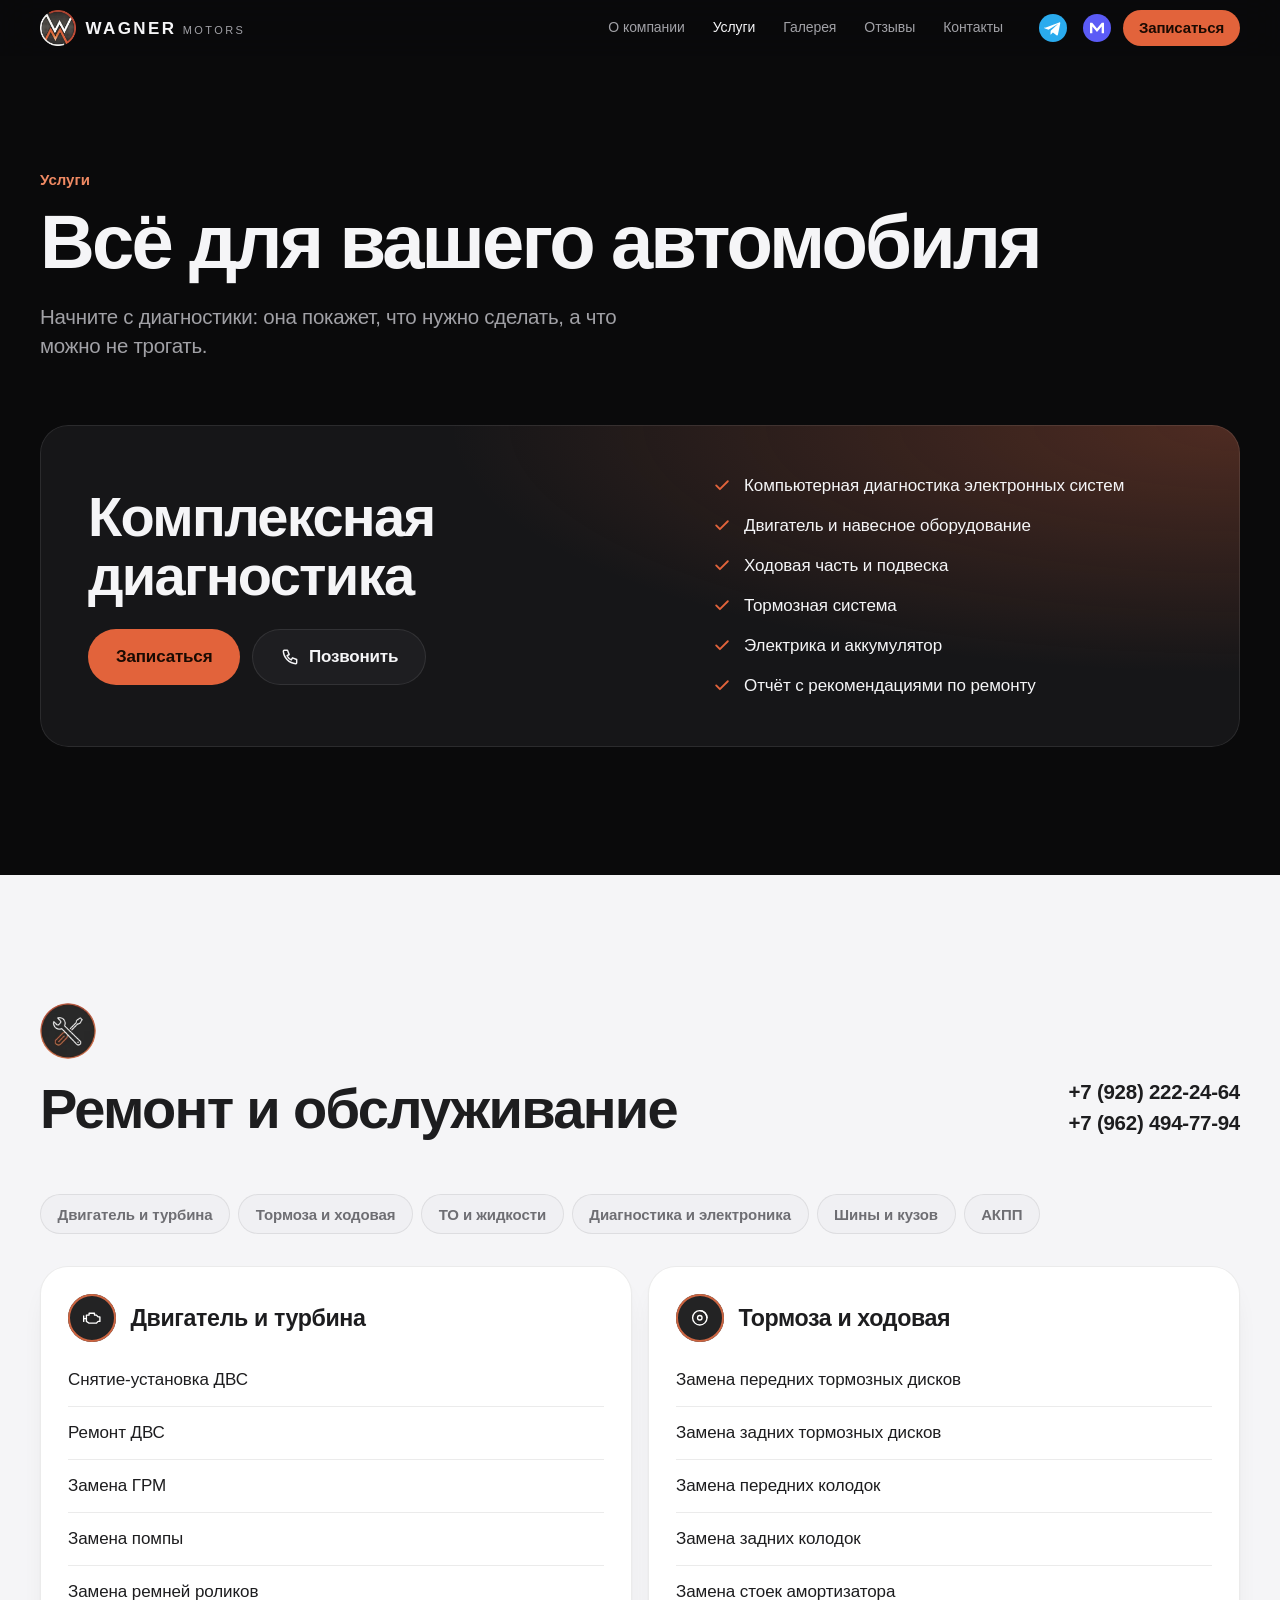
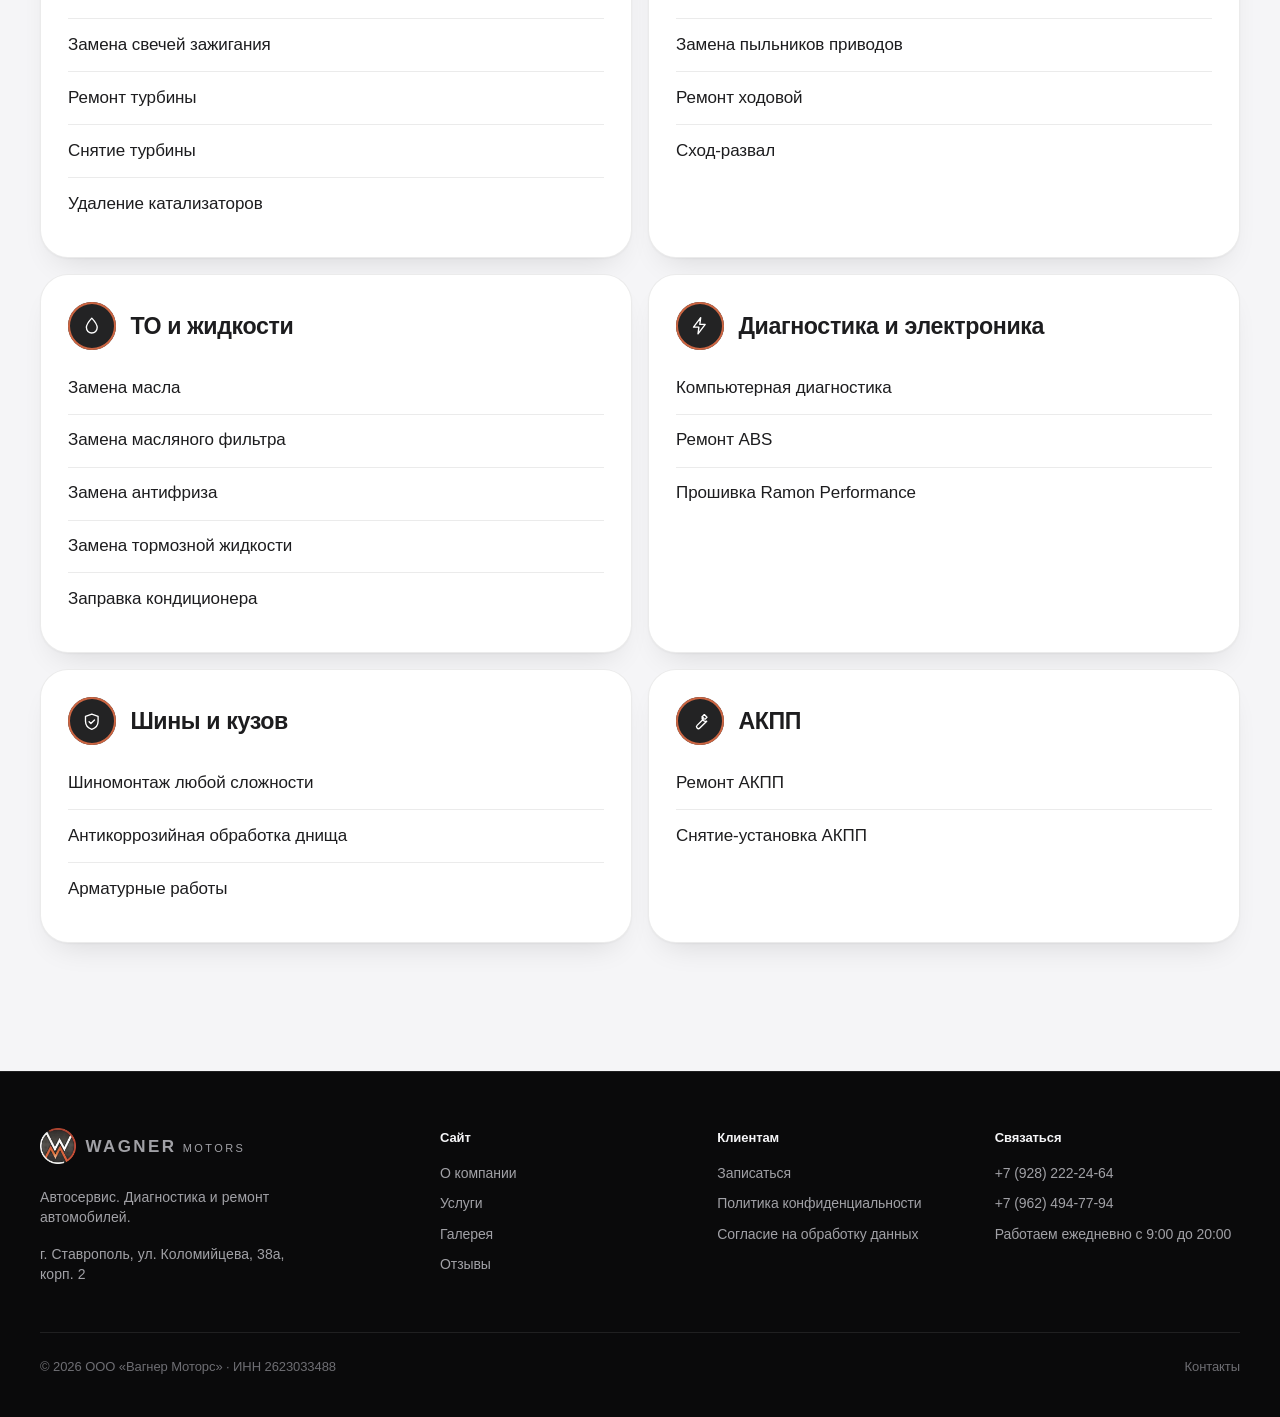
<file: services.html>
<!doctype html>
<html lang="ru">
<head>
<meta charset="utf-8">
<meta name="viewport" content="width=device-width, initial-scale=1, viewport-fit=cover">
<title>Услуги — Wagner Motors</title>
<meta name="description" content="Диагностика, обслуживание и ремонт автомобилей в Wagner Motors.">
<meta name="theme-color" content="#0a0a0b">
<meta http-equiv="Content-Security-Policy" content="default-src 'self'; script-src 'self' 'sha256-Du+OJKJSbdUgz5nrHeWWINvez6XKDDU/tyj/5c2uvwo='; style-src 'self' 'unsafe-inline'; img-src 'self' data:; font-src 'self'; connect-src 'self'; media-src 'self'; object-src 'none'; frame-src 'none'; worker-src 'none'; manifest-src 'self'; base-uri 'self'; form-action 'self'; upgrade-insecure-requests">
<meta name="referrer" content="strict-origin-when-cross-origin">
<link rel="icon" type="image/png" href="img/logo-64.png">
<link rel="stylesheet" href="css/styles.css?v=d6e422ea">
<script>document.documentElement.classList.add('js')</script>
<script src="js/spring.js?v=8c2b770c" defer></script>
<script src="js/main.js?v=ab957390" defer></script>
</head>
<body>
<svg width="0" height="0" style="position:absolute" aria-hidden="true"><symbol id="i-cart" viewBox="0 0 24 24"><path d="M3 4h2l2.2 10.2a2 2 0 0 0 2 1.6h7.6a2 2 0 0 0 2-1.5L20.5 8H6.2"/><circle cx="10" cy="20" r="1.3"/><circle cx="17" cy="20" r="1.3"/></symbol><symbol id="i-close" viewBox="0 0 24 24"><path d="M6 6l12 12M18 6L6 18"/></symbol><symbol id="i-arrow" viewBox="0 0 24 24"><path d="M5 12h14M13 6l6 6-6 6"/></symbol><symbol id="i-chev-left" viewBox="0 0 24 24"><path d="M15 5l-7 7 7 7"/></symbol><symbol id="i-chev-right" viewBox="0 0 24 24"><path d="M9 5l7 7-7 7"/></symbol><symbol id="i-play" viewBox="0 0 24 24"><path d="M8 5.5v13l11-6.5z"/></symbol><symbol id="i-camera" viewBox="0 0 24 24"><path d="M4 8h3l2-3h6l2 3h3v11H4z"/><circle cx="12" cy="13" r="3.5"/></symbol><symbol id="i-video" viewBox="0 0 24 24"><rect x="3" y="6" width="13" height="12" rx="2"/><path d="M16 10l5-3v10l-5-3"/></symbol><symbol id="i-phone" viewBox="0 0 24 24"><path d="M5 4h4l2 5-2.5 1.5a11 11 0 0 0 5 5L15 13l5 2v4a1 1 0 0 1-1 1A16 16 0 0 1 4 5a1 1 0 0 1 1-1z"/></symbol><symbol id="i-pin" viewBox="0 0 24 24"><path d="M12 21s-7-6.2-7-11.5a7 7 0 0 1 14 0C19 14.8 12 21 12 21z"/><circle cx="12" cy="9.5" r="2.5"/></symbol><symbol id="i-clock" viewBox="0 0 24 24"><circle cx="12" cy="12" r="8.5"/><path d="M12 7.5V12l3 2"/></symbol><symbol id="i-mail" viewBox="0 0 24 24"><rect x="3.5" y="5.5" width="17" height="13" rx="2"/><path d="M4 7l8 6 8-6"/></symbol><symbol id="i-chat" viewBox="0 0 24 24"><path d="M4 5.5h16v11H9l-5 4z"/></symbol><symbol id="i-wrench" viewBox="0 0 24 24"><path d="M14.7 6.3a4 4 0 0 0 5 5L12 19a2.1 2.1 0 0 1-3-3l7.7-7.7z"/><path d="M14.7 6.3L17 4l3 3-2.3 2.3"/></symbol><symbol id="i-engine" viewBox="0 0 24 24"><path d="M3 10v6M3 13h3M6 9h3V7h6v2h2l2 2h2v5h-2l-2 2H9l-3-2z"/></symbol><symbol id="i-gauge" viewBox="0 0 24 24"><path d="M4.5 17a8 8 0 1 1 15 0"/><path d="M12 13.5l4-4.5"/><circle cx="12" cy="13.5" r="1.2"/></symbol><symbol id="i-disc" viewBox="0 0 24 24"><circle cx="12" cy="12" r="8"/><circle cx="12" cy="12" r="2.5"/><path d="M12 4a8 8 0 0 1 8 8"/></symbol><symbol id="i-bolt" viewBox="0 0 24 24"><path d="M13 3L5 13.5h6L10 21l8-10.5h-6z"/></symbol><symbol id="i-drop" viewBox="0 0 24 24"><path d="M12 3.5s6 6.5 6 10.5a6 6 0 0 1-12 0c0-4 6-10.5 6-10.5z"/></symbol><symbol id="i-car" viewBox="0 0 24 24"><path d="M5 16v-4l1.8-4.2A2 2 0 0 1 8.6 6.5h6.8a2 2 0 0 1 1.8 1.3L19 12v4"/><path d="M3.5 12h17v4.5h-17z"/><path d="M6 16.5V19M18 16.5V19"/></symbol><symbol id="i-snow" viewBox="0 0 24 24"><path d="M12 3v18M4.2 7.5l15.6 9M4.2 16.5l15.6-9"/></symbol><symbol id="i-check" viewBox="0 0 24 24"><path d="M5 12.5l4.5 4.5L19 7.5"/></symbol><symbol id="i-plus" viewBox="0 0 24 24"><path d="M12 5v14M5 12h14"/></symbol><symbol id="i-minus" viewBox="0 0 24 24"><path d="M5 12h14"/></symbol><symbol id="i-trash" viewBox="0 0 24 24"><path d="M5 7h14M10 7V4.5h4V7M7 7l1 13h8l1-13"/></symbol><symbol id="i-star" viewBox="0 0 24 24"><path d="M12 3.5l2.6 5.4 5.9.7-4.4 4 1.2 5.9L12 16.6l-5.3 2.9 1.2-5.9-4.4-4 5.9-.7z"/></symbol><symbol id="i-ticket" viewBox="0 0 24 24"><path d="M3.5 7.5a1 1 0 0 1 1-1h15a1 1 0 0 1 1 1V10a2 2 0 0 0 0 4v2.5a1 1 0 0 1-1 1h-15a1 1 0 0 1-1-1V14a2 2 0 0 0 0-4z"/><path d="M14.5 7v10" stroke-dasharray="1.5 2.2"/></symbol><symbol id="i-card" viewBox="0 0 24 24"><rect x="3" y="5.5" width="18" height="13" rx="2"/><path d="M3 10h18M7 15h3"/></symbol><symbol id="i-qr" viewBox="0 0 24 24"><path d="M4 4h6v6H4zM14 4h6v6h-6zM4 14h6v6H4zM14 14h2v2h-2zM18 18h2v2h-2zM14 18h2M18 14h2"/></symbol><symbol id="i-user" viewBox="0 0 24 24"><circle cx="12" cy="8.5" r="3.5"/><path d="M5 20a7 7 0 0 1 14 0"/></symbol><symbol id="i-shield" viewBox="0 0 24 24"><path d="M12 3.5l7 2.5v5.5c0 4.5-3 7.6-7 9-4-1.4-7-4.5-7-9V6z"/><path d="M9 12l2 2 4-4"/></symbol><symbol id="i-doc" viewBox="0 0 24 24"><path d="M6 3.5h8l4 4v13H6z"/><path d="M14 3.5v4h4M9 12h6M9 16h6"/></symbol></svg>
<header class="nav">
  <div class="container nav__inner">
    <a class="logo" href="index.html" aria-label="Wagner Motors — на главную">
      <img class="logo__mark" src="img/logo-128.webp" alt="" width="36" height="36"><span class="logo__text"><span class="logo__word">WAGNER</span><span class="logo__sub">MOTORS</span></span>
    </a>
    <nav class="nav__links" aria-label="Основное меню"><a href="about.html">О компании</a><a href="services.html" aria-current="page">Услуги</a><a href="gallery.html">Галерея</a><a href="reviews.html">Отзывы</a><a href="contacts.html">Контакты</a></nav>
    <div class="nav__actions">
      
      <a class="nav-msg" href="https://t.me/+79624947794" target="_blank" rel="noopener" aria-label="Написать в Telegram"><svg class="msg__icon" viewBox="0 0 24 24" aria-hidden="true"><circle cx="12" cy="12" r="12" fill="#2AABEE"/><path fill="#fff" d="M5.4 11.8 17.3 7.2c.6-.2 1.1.1.9 1l-2 9.5c-.1.7-.6.8-1.2.5l-3.1-2.3-1.5 1.4c-.2.2-.3.3-.6.3l.2-3.2 5.8-5.3c.3-.2-.1-.4-.4-.2l-7.2 4.5-3.1-1c-.7-.2-.7-.7.1-1z"/></svg></a>
      <a class="nav-msg" href="https://max.ru/" target="_blank" rel="noopener" aria-label="Написать в MAX"><svg class="msg__icon" viewBox="0 0 24 24" aria-hidden="true"><circle cx="12" cy="12" r="12" fill="#5B5BF6"/><path fill="#fff" d="M6 16.5V7.5h1.9l4.1 5 4.1-5H18v9h-2v-5.8l-4 4.8-4-4.8v5.8z"/></svg></a>
      <a class="btn btn--primary btn--sm nav__cta" href="booking.html">Записаться</a>
      <button class="icon-btn burger" type="button" aria-label="Открыть меню" aria-expanded="false" aria-controls="menu"><span class="burger__lines"></span></button>
    </div>
  </div>
</header>
<div class="menu-scrim"></div>
<nav class="menu" id="menu" aria-label="Меню">
  <a href="about.html">О компании<svg class="i" aria-hidden="true"><use href="#i-chev-right"/></svg></a><a href="services.html" aria-current="page">Услуги<svg class="i" aria-hidden="true"><use href="#i-chev-right"/></svg></a><a href="gallery.html">Галерея<svg class="i" aria-hidden="true"><use href="#i-chev-right"/></svg></a><a href="reviews.html">Отзывы<svg class="i" aria-hidden="true"><use href="#i-chev-right"/></svg></a><a href="contacts.html">Контакты<svg class="i" aria-hidden="true"><use href="#i-chev-right"/></svg></a>
  <a class="btn btn--primary btn--lg" href="booking.html">Записаться</a>
  <a class="btn btn--ghost btn--lg" href="tel:+79282222464"><svg class="i" aria-hidden="true"><use href="#i-phone"/></svg>+7 (928) 222-24-64</a>
</nav>
<main>
<section class="page-hero">
  <div class="container">
    <p class="eyebrow reveal">Услуги</p>
    <h1 class="h1 reveal" style="--d:1">Всё для вашего автомобиля</h1>
    <p class="lead reveal" style="--d:2">Начните с&nbsp;диагностики: она покажет, что нужно сделать, а&nbsp;что можно не&nbsp;трогать.</p>
  </div>
</section>

<section class="section section--flush-top">
  <div class="container">
    <div class="feature reveal">
      <div>
        
        <h2 class="h2">Комплексная диагностика</h2>
        
        <div class="product__actions">
          <a class="btn btn--primary btn--lg" href="booking.html">Записаться</a><a class="btn btn--ghost btn--lg" href="tel:+79282222464" data-call='[["+79282222464", "+7 (928) 222-24-64"], ["+79624947794", "+7 (962) 494-77-94"]]'><svg class="i" aria-hidden="true"><use href="#i-phone"/></svg>Позвонить</a>
        </div>
      </div>
      <ul class="checklist"><li><svg class="i" aria-hidden="true"><use href="#i-check"/></svg><span>Компьютерная диагностика электронных систем</span></li><li><svg class="i" aria-hidden="true"><use href="#i-check"/></svg><span>Двигатель и навесное оборудование</span></li><li><svg class="i" aria-hidden="true"><use href="#i-check"/></svg><span>Ходовая часть и подвеска</span></li><li><svg class="i" aria-hidden="true"><use href="#i-check"/></svg><span>Тормозная система</span></li><li><svg class="i" aria-hidden="true"><use href="#i-check"/></svg><span>Электрика и аккумулятор</span></li><li><svg class="i" aria-hidden="true"><use href="#i-check"/></svg><span>Отчёт с рекомендациями по ремонту</span></li></ul>
    </div>
  </div>
</section>

<section class="section theme-light">
  <div class="container">
    <div class="section__head section__head--row">
      <div>
        <div class="section__icon reveal"><img class="bicon" src="img/icon-tools.webp" alt="" width="56" height="56" loading="lazy" decoding="async"></div>
        <h2 class="h2 reveal" style="--d:1">Ремонт и обслуживание</h2>
      </div>
      <p class="lead cta__phones reveal"><a class="tel" href="tel:+79282222464">+7 (928) 222-24-64</a><br><a class="tel" href="tel:+79624947794">+7 (962) 494-77-94</a></p>
    </div>
    <nav class="chips reveal" aria-label="Разделы услуг"><a class="chip" href="#engine">Двигатель и турбина</a><a class="chip" href="#chassis">Тормоза и ходовая</a><a class="chip" href="#fluids">ТО и жидкости</a><a class="chip" href="#diag">Диагностика и электроника</a><a class="chip" href="#body">Шины и кузов</a><a class="chip" href="#gearbox">АКПП</a></nav>
    <div class="pricelist"><section class="price-group reveal" id="engine" style="--d:0">
  <div class="price-group__head"><span class="card__icon"><svg class="i" aria-hidden="true"><use href="#i-engine"/></svg></span><h3 class="h3">Двигатель и турбина</h3></div>
  <ul class="price-list"><li class="price-row"><span>Снятие-установка ДВС</span></li><li class="price-row"><span>Ремонт ДВС</span></li><li class="price-row"><span>Замена ГРМ</span></li><li class="price-row"><span>Замена помпы</span></li><li class="price-row"><span>Замена ремней роликов</span></li><li class="price-row"><span>Замена свечей зажигания</span></li><li class="price-row"><span>Ремонт турбины</span></li><li class="price-row"><span>Снятие турбины</span></li><li class="price-row"><span>Удаление катализаторов</span></li></ul>
</section><section class="price-group reveal" id="chassis" style="--d:1">
  <div class="price-group__head"><span class="card__icon"><svg class="i" aria-hidden="true"><use href="#i-disc"/></svg></span><h3 class="h3">Тормоза и ходовая</h3></div>
  <ul class="price-list"><li class="price-row"><span>Замена передних тормозных дисков</span></li><li class="price-row"><span>Замена задних тормозных дисков</span></li><li class="price-row"><span>Замена передних колодок</span></li><li class="price-row"><span>Замена задних колодок</span></li><li class="price-row"><span>Замена стоек амортизатора</span></li><li class="price-row"><span>Замена пыльников приводов</span></li><li class="price-row"><span>Ремонт ходовой</span></li><li class="price-row"><span>Сход-развал</span></li></ul>
</section><section class="price-group reveal" id="fluids" style="--d:0">
  <div class="price-group__head"><span class="card__icon"><svg class="i" aria-hidden="true"><use href="#i-drop"/></svg></span><h3 class="h3">ТО и жидкости</h3></div>
  <ul class="price-list"><li class="price-row"><span>Замена масла</span></li><li class="price-row"><span>Замена масляного фильтра</span></li><li class="price-row"><span>Замена антифриза</span></li><li class="price-row"><span>Замена тормозной жидкости</span></li><li class="price-row"><span>Заправка кондиционера</span></li></ul>
</section><section class="price-group reveal" id="diag" style="--d:1">
  <div class="price-group__head"><span class="card__icon"><svg class="i" aria-hidden="true"><use href="#i-bolt"/></svg></span><h3 class="h3">Диагностика и электроника</h3></div>
  <ul class="price-list"><li class="price-row"><span>Компьютерная диагностика</span></li><li class="price-row"><span>Ремонт ABS</span></li><li class="price-row"><span>Прошивка Ramon Performance</span></li></ul>
</section><section class="price-group reveal" id="body" style="--d:0">
  <div class="price-group__head"><span class="card__icon"><svg class="i" aria-hidden="true"><use href="#i-shield"/></svg></span><h3 class="h3">Шины и кузов</h3></div>
  <ul class="price-list"><li class="price-row"><span>Шиномонтаж любой сложности</span></li><li class="price-row"><span>Антикоррозийная обработка днища</span></li><li class="price-row"><span>Арматурные работы</span></li></ul>
</section><section class="price-group reveal" id="gearbox" style="--d:1">
  <div class="price-group__head"><span class="card__icon"><svg class="i" aria-hidden="true"><use href="#i-wrench"/></svg></span><h3 class="h3">АКПП</h3></div>
  <ul class="price-list"><li class="price-row"><span>Ремонт АКПП</span></li><li class="price-row"><span>Снятие-установка АКПП</span></li></ul>
</section></div>
  </div>
</section>
</main>
<footer class="footer">
  <div class="container">
    <div class="footer__grid">
      <div class="footer__brand">
        <a class="logo" href="index.html"><img class="logo__mark" src="img/logo-128.webp" alt="" width="36" height="36"><span class="logo__text"><span class="logo__word">WAGNER</span><span class="logo__sub">MOTORS</span></span></a>
        <p class="small">Автосервис. Диагностика и ремонт автомобилей.</p>
        <p class="small">г.&nbsp;Ставрополь, ул.&nbsp;Коломийцева, 38а, корп.&nbsp;2</p>
      </div>
      <div>
        <h4>Сайт</h4>
        <ul>
          <li><a href="about.html">О компании</a></li>
          <li><a href="services.html">Услуги</a></li>
          <li><a href="gallery.html">Галерея</a></li>
          <li><a href="reviews.html">Отзывы</a></li>
        </ul>
      </div>
      <div>
        <h4>Клиентам</h4>
        <ul>
          <li><a href="booking.html">Записаться</a></li>
          
          
          <li><a href="privacy.html">Политика конфиденциальности</a></li>
          <li><a href="consent.html">Согласие на обработку данных</a></li>
        </ul>
      </div>
      <div>
        <h4>Связаться</h4>
        <ul>
          <li><a href="tel:+79282222464">+7 (928) 222-24-64</a></li><li><a href="tel:+79624947794">+7 (962) 494-77-94</a></li>
          <li>Работаем ежедневно с 9:00 до 20:00</li>
        </ul>
      </div>
    </div>
    <div class="footer__bottom">
      <span>© <span data-year>2026</span> ООО «Вагнер Моторс» · ИНН 2623033488</span>
      <a href="contacts.html">Контакты</a>
    </div>
  </div>
</footer>
</body>
</html>
</file>
<file: css/styles.css>
/* Wagner Motors — общие стили. Черновик дизайна (рыба). */

/* ============ ТОКЕНЫ ============ */
:root {
  --bg: #0a0a0b;
  --bg-2: #111113;
  --surface: #161618;
  --surface-2: #1e1e21;
  --line: rgba(255, 255, 255, 0.09);
  --line-strong: rgba(255, 255, 255, 0.16);
  --text: #f5f5f7;
  --text-2: #a1a1a6;
  --text-3: #6e6e73;
  --accent: #e2633b;
  --accent-text: #f08a63;
  --accent-ink: #1a0a02;
  --accent-soft: rgba(226, 99, 59, 0.15);
  --accent-glow: rgba(226, 99, 59, 0.55);
  --glass: rgba(22, 22, 24, 0.62);
  --glass-heavy: rgba(30, 30, 33, 0.8);
  --glass-line: rgba(255, 255, 255, 0.1);
  --ok: #30d158;
  --danger: #ff453a;

  --radius-s: 10px;
  --radius: 18px;
  --radius-l: 28px;
  --radius-pill: 999px;
  --shadow: 0 20px 40px -24px rgba(0, 0, 0, 0.6);
  --shadow-l: 0 40px 80px -30px rgba(0, 0, 0, 0.75);

  --font: -apple-system, BlinkMacSystemFont, "SF Pro Text", "Segoe UI", Roboto, "Helvetica Neue", Arial, sans-serif;
  --font-display: -apple-system, BlinkMacSystemFont, "SF Pro Display", "Segoe UI", Roboto, "Helvetica Neue", Arial, sans-serif;

  --container: 1200px;
  --gutter: clamp(1rem, 4vw, 2.5rem);
  --nav-h: 3.5rem;
  --ease-out: cubic-bezier(0.22, 1, 0.36, 1);

  --brand-ring: #cc6542;   /* кольцо фирменных иконок */
  --brand-disc: #232324;   /* тёмный круг фирменных иконок */

  color-scheme: dark;
}

/* Светлые секции: те же компоненты, другие значения токенов */
.theme-light {
  --bg: #f5f5f7;
  --bg-2: #ffffff;
  --surface: #ffffff;
  --surface-2: #f0f0f3;
  --line: rgba(0, 0, 0, 0.08);
  --line-strong: rgba(0, 0, 0, 0.15);
  --text: #1d1d1f;
  --text-2: #6e6e73;
  --text-3: #8e8e93;
  --accent: #d4552d;
  --accent-text: #a9411d;
  --accent-ink: #ffffff;
  --accent-soft: rgba(212, 85, 45, 0.1);
  --shadow: 0 1px 2px rgba(0, 0, 0, 0.04), 0 16px 32px -16px rgba(0, 0, 0, 0.14);
  color-scheme: light;
}

/* ============ БАЗА ============ */
*, *::before, *::after { box-sizing: border-box; }

html {
  -webkit-text-size-adjust: 100%;
  scroll-padding-top: calc(var(--nav-h) + 1rem);
}
html.is-locked { overflow: hidden; }

body {
  margin: 0;
  background: var(--bg);
  color: var(--text);
  font: 400 1.0625rem/1.55 var(--font);
  letter-spacing: -0.005em;
  -webkit-font-smoothing: antialiased;
  -moz-osx-font-smoothing: grayscale;
  overflow-x: clip;
}

h1, h2, h3, h4, p, dl, dd, figure { margin: 0; }
img, svg, video { display: block; max-width: 100%; }
a { color: inherit; text-decoration: none; }
button { font: inherit; color: inherit; }
svg.i { width: 1.25rem; height: 1.25rem; fill: none; stroke: currentColor; stroke-width: 1.75; stroke-linecap: round; stroke-linejoin: round; flex: none; }

:focus-visible { outline: 2px solid var(--accent); outline-offset: 3px; border-radius: 6px; }
[tabindex="-1"]:focus { outline: none; }

.container { width: min(100% - 2 * var(--gutter), var(--container)); margin-inline: auto; }
.visually-hidden { position: absolute; width: 1px; height: 1px; overflow: hidden; clip-path: inset(50%); white-space: nowrap; }

/* ============ ТИПОГРАФИКА ============ */
.display, .h1, .h2, .h3 { text-wrap: balance; overflow-wrap: break-word; hyphens: auto; -webkit-hyphens: auto; }
/* Трекинг зависит от размера: крупное — плотнее, мелкое — свободнее */
.display {
  font-family: var(--font-display);
  font-weight: 700;
  font-size: clamp(2.6rem, 7.4vw, 6.25rem);
  line-height: 1.02;
  letter-spacing: -0.042em;
}
.h1 {
  font-family: var(--font-display);
  font-weight: 700;
  font-size: clamp(2.5rem, 6vw, 4.75rem);
  line-height: 1.03;
  letter-spacing: -0.038em;
}
.h2 {
  font-family: var(--font-display);
  font-weight: 700;
  font-size: clamp(2rem, 4.6vw, 3.5rem);
  line-height: 1.06;
  letter-spacing: -0.03em;
}
.h3 {
  font-family: var(--font-display);
  font-weight: 600;
  font-size: clamp(1.2rem, 1.9vw, 1.45rem);
  line-height: 1.22;
  letter-spacing: -0.016em;
}
.lead {
  font-size: clamp(1.125rem, 1.6vw, 1.375rem);
  line-height: 1.45;
  letter-spacing: -0.012em;
  color: var(--text-2);
}
.eyebrow {
  display: block;
  margin-bottom: 0.75rem;
  font-size: 0.9375rem;
  font-weight: 600;
  letter-spacing: 0;
  color: var(--accent-text);
}
.small { font-size: 0.875rem; line-height: 1.45; letter-spacing: 0.005em; color: var(--text-2); }

/* Заметные заглушки: всё, что нужно уточнить у клиента */
mark.todo {
  background: var(--accent-soft);
  color: var(--accent-text);
  border: 1px dashed currentColor;
  border-radius: 6px;
  padding: 0 0.35em;
  font-weight: 500;
  font-size: 0.92em;
  letter-spacing: 0;
  -webkit-box-decoration-break: clone;
  box-decoration-break: clone;
}
.draft-note {
  display: inline-flex;
  align-items: center;
  gap: 0.4rem;
  margin-top: 1.25rem;
  padding: 0.35rem 0.7rem;
  border: 1px dashed var(--line-strong);
  border-radius: 8px;
  font-size: 0.8125rem;
  line-height: 1.4;
  color: var(--text-3);
}
.draft-note::before { content: "Черновик:"; font-weight: 600; color: var(--text-2); }

/* Скелетон-строки вместо придуманного текста */
.sk { display: block; height: 0.7em; width: var(--w, 100%); border-radius: 6px; background: var(--line-strong); }
.sk + .sk { margin-top: 0.6em; }

/* ============ КНОПКИ ============ */
/* Отклик на нажатие — сразу, на pointer-down (:active) */
.btn {
  display: inline-flex;
  align-items: center;
  justify-content: center;
  gap: 0.5em;
  min-height: 3rem;
  padding: 0 1.4rem;
  border: 0;
  border-radius: var(--radius-pill);
  font-size: 1rem;
  font-weight: 600;
  letter-spacing: -0.01em;
  white-space: nowrap;
  cursor: pointer;
  user-select: none;
  -webkit-tap-highlight-color: transparent;
  touch-action: manipulation;
  transition: transform 100ms ease-out, background-color 0.2s, color 0.2s, box-shadow 0.2s;
}
.btn:active { transform: scale(0.97); }
.btn--primary { background: var(--accent); color: var(--accent-ink); }
.btn--primary:hover { background: color-mix(in srgb, var(--accent) 88%, #fff); }
.btn--ghost { background: var(--surface-2); color: var(--text); box-shadow: inset 0 0 0 1px var(--line); }
.btn--ghost:hover { box-shadow: inset 0 0 0 1px var(--line-strong); }
.btn--sm { min-height: 2.25rem; padding: 0 1rem; font-size: 0.9375rem; }
.btn--lg { min-height: 3.5rem; padding: 0 1.75rem; font-size: 1.0625rem; }
.btn--block { width: 100%; }
.btn[disabled] { opacity: 0.5; cursor: default; }
.btn.is-loading { position: relative; color: transparent; pointer-events: none; }
.btn.is-loading::after {
  content: "";
  position: absolute;
  width: 1.1rem;
  height: 1.1rem;
  border-radius: 50%;
  border: 2px solid var(--accent-ink);
  border-right-color: transparent;
  animation: spin 0.7s linear infinite;
}
@keyframes spin { to { transform: rotate(360deg); } }

.link {
  display: inline-flex;
  align-items: center;
  gap: 0.35rem;
  font-weight: 600;
  color: var(--accent-text);
}
.link .i { width: 1rem; height: 1rem; transition: transform 0.25s var(--ease-out); }
.link:hover .i { transform: translateX(3px); }

.icon-btn {
  position: relative;
  display: grid;
  place-items: center;
  width: 2.5rem;
  height: 2.5rem;
  border: 0;
  border-radius: 50%;
  background: transparent;
  cursor: pointer;
  -webkit-tap-highlight-color: transparent;
  transition: transform 100ms ease-out, background-color 0.2s;
}
.icon-btn:hover { background: var(--line); }
.icon-btn:active { transform: scale(0.92); }

/* ============ NAV ============ */
/* Полупрозрачный слой: контент прокручивается под ним */
.nav {
  position: fixed;
  inset: 0 0 auto;
  z-index: 50;
  height: var(--nav-h);
  background: rgba(10, 10, 11, 0.55);
  color: var(--text);
  -webkit-backdrop-filter: blur(20px) saturate(180%);
  backdrop-filter: blur(20px) saturate(180%);
  transition: background-color 0.35s ease, color 0.35s ease;
}
/* Над светлой секцией стекло становится светлым — без резкого скачка яркости */
.nav.is-light {
  --text: #1d1d1f;
  --text-2: #6e6e73;
  --line: rgba(0, 0, 0, 0.08);
  background: rgba(245, 245, 247, 0.72);
}
.nav.is-light::after { background: linear-gradient(rgba(0, 0, 0, 0.06), transparent); }
/* Край прокрутки: мягкая тень вместо жёсткой линии, только когда под меню есть контент */
.nav::after {
  content: "";
  position: absolute;
  inset: 100% 0 auto;
  height: 18px;
  background: linear-gradient(rgba(0, 0, 0, 0.28), transparent);
  opacity: 0;
  transition: opacity 0.3s;
  pointer-events: none;
}
.nav.is-scrolled::after { opacity: 1; }
.nav__inner { display: flex; align-items: center; gap: 2rem; height: 100%; }

.logo { display: inline-flex; align-items: center; gap: 0.6rem; line-height: 1; flex: none; }
.logo__mark { width: 2.25rem; height: 2.25rem; flex: none; }
.logo__text { display: inline-flex; align-items: baseline; gap: 0.4rem; }
@media (max-width: 380px) { .logo__sub { display: none; } }
.logo__word { font-weight: 800; font-size: 1.0625rem; letter-spacing: 0.14em; }
.logo__sub { font-weight: 500; font-size: 0.6875rem; letter-spacing: 0.22em; color: var(--text-2); }

.nav__links { display: flex; gap: 1.75rem; margin-left: auto; font-size: 0.875rem; color: var(--text-2); }
.nav__links a { transition: color 0.2s; }
.nav__links a:hover, .nav__links a[aria-current="page"] { color: var(--text); }
.nav__actions { display: flex; align-items: center; gap: 0.5rem; }

/* Круглые иконки мессенджеров в шапке */
.nav-msg { display: grid; place-items: center; width: 2.25rem; height: 2.25rem; border-radius: 50%; flex: none; transition: transform 100ms ease-out, opacity 0.2s; -webkit-tap-highlight-color: transparent; }
.nav-msg .msg__icon { width: 1.75rem; height: 1.75rem; }
.nav-msg:hover { opacity: 0.85; }
.nav-msg:active { transform: scale(0.9); }

.cart-btn__badge {
  position: absolute;
  top: 2px;
  right: 0;
  min-width: 1.1rem;
  height: 1.1rem;
  padding: 0 0.3rem;
  border-radius: var(--radius-pill);
  background: var(--accent);
  color: var(--accent-ink);
  font-size: 0.6875rem;
  font-weight: 700;
  line-height: 1.1rem;
  text-align: center;
  font-variant-numeric: tabular-nums;
}
.cart-btn__badge[hidden] { display: none; }

.burger { display: none; }
.burger__lines { position: relative; width: 18px; height: 12px; }
.burger__lines::before, .burger__lines::after {
  content: "";
  position: absolute;
  left: 0;
  width: 100%;
  height: 1.75px;
  border-radius: 2px;
  background: currentColor;
  transition: transform 0.35s var(--ease-out), top 0.35s var(--ease-out);
}
.burger__lines::before { top: 2px; }
.burger__lines::after { top: 8.5px; }
.burger.is-open .burger__lines::before { top: 5.25px; transform: rotate(45deg); }
.burger.is-open .burger__lines::after { top: 5.25px; transform: rotate(-45deg); }

@media (max-width: 900px) {
  .nav__links { display: none; }
  .nav__actions { margin-left: auto; }
  .burger { display: grid; }
}
@media (max-width: 480px) {
  .nav__cta { display: none; }
}

/* Мобильное меню: вырастает из кнопки (правый верхний угол) и уходит тем же путём */
.menu {
  position: fixed;
  z-index: 60;
  top: calc(var(--nav-h) + 0.5rem);
  left: 0.75rem;
  right: 0.75rem;
  padding: 0.6rem;
  border-radius: 24px;
  background: var(--glass-heavy);
  -webkit-backdrop-filter: blur(30px) saturate(180%);
  backdrop-filter: blur(30px) saturate(180%);
  box-shadow: var(--shadow-l), inset 0 0 0 1px var(--glass-line);
  transform-origin: top right;
  transform: translateY(-6px) scale(0.92);
  opacity: 0;
  visibility: hidden;
  transition: transform 0.4s var(--ease-out), opacity 0.22s ease, visibility 0s 0.4s;
}
.menu.is-open {
  transform: none;
  opacity: 1;
  visibility: visible;
  transition: transform 0.4s var(--ease-out), opacity 0.2s ease, visibility 0s;
}
.menu a:not(.btn) {
  display: flex;
  justify-content: space-between;
  align-items: center;
  padding: 0.85rem 1rem;
  border-radius: 14px;
  font-size: 1.25rem;
  font-weight: 600;
  letter-spacing: -0.016em;
  -webkit-tap-highlight-color: transparent;
}
.menu a:not(.btn):active { background: var(--line); }
.menu a[aria-current="page"] { color: var(--accent-text); }
.menu a .i { color: var(--text-3); }
.menu .btn { width: 100%; margin-top: 0.4rem; }
.menu .btn .i { width: 1.1rem; height: 1.1rem; }
.menu-scrim {
  position: fixed;
  inset: 0;
  z-index: 55;
  background: rgba(0, 0, 0, 0.45);
  opacity: 0;
  visibility: hidden;
  transition: opacity 0.3s, visibility 0s 0.3s;
}
.menu-scrim.is-open { opacity: 1; visibility: visible; transition: opacity 0.3s, visibility 0s; }
@media (min-width: 901px) { .menu, .menu-scrim { display: none; } }

/* ============ СЕКЦИИ ============ */
.section { position: relative; padding-block: clamp(4.5rem, 10vw, 8rem); background: var(--bg); color: var(--text); }
.section--flush-top { padding-top: 0; }
.section__head { max-width: 46rem; margin-bottom: clamp(2.25rem, 5vw, 3.5rem); }
.section__head .lead { margin-top: 1rem; }
.section__head--row { display: flex; align-items: flex-end; justify-content: space-between; gap: 1.5rem; flex-wrap: wrap; max-width: none; }
.section__head--row > div { max-width: 46rem; }

.page-hero { padding: calc(var(--nav-h) + clamp(3.5rem, 9vw, 7rem)) 0 clamp(2.5rem, 6vw, 4rem); }
.page-hero .lead { max-width: 40rem; margin-top: 1.25rem; }

/* ============ HERO ============ */
.hero {
  position: relative;
  isolation: isolate;
  display: flex;
  flex-direction: column;
  justify-content: center;
  min-height: 100svh;
  padding: calc(var(--nav-h) + clamp(2.5rem, 8vh, 5.5rem)) 0 clamp(1.5rem, 4vh, 3rem);
  overflow: hidden;
  text-align: center;
}
.hero__glow {
  position: absolute;
  z-index: -1;
  left: 50%;
  bottom: -25%;
  width: 120%;
  height: 75%;
  transform: translateX(-50%);
  background: radial-gradient(50% 50% at 50% 50%, rgba(226, 99, 59, 0.2), transparent 70%);
  pointer-events: none;
}
.hero__inner { display: flex; flex-direction: column; align-items: center; }
/* Второй экран «Ремонт»: та же сцена со сканом, но по высоте контента */
.hero--repair { min-height: 0; padding: clamp(4.5rem, 12vh, 8rem) 0 clamp(2rem, 6vh, 4rem); }
.scan--lift { aspect-ratio: 800 / 383; width: min(100%, 1040px); }
.hero__lead { max-width: 36rem; margin-top: 1.25rem; }
.hero__actions { display: flex; flex-wrap: wrap; justify-content: center; gap: 0.75rem; margin-top: 2rem; }

/* Сканирование автомобиля: линия проходит по силуэту и «зажигает» узлы */
.scan { position: relative; width: min(100%, 980px); aspect-ratio: 8 / 3; margin: clamp(2rem, 6vh, 4rem) auto 0; }
.scan > svg { position: absolute; inset: 0; width: 100%; height: 100%; overflow: visible; }
.scan__body { fill: none; stroke: var(--text-3); stroke-width: 1.5; stroke-linecap: round; stroke-linejoin: round; }
.scan__lit { fill: none; stroke: var(--accent); stroke-width: 1.75; stroke-linecap: round; stroke-linejoin: round; }
.scan__litwrap { filter: drop-shadow(0 0 8px rgba(226, 99, 59, 0.35)); transition: opacity 1.4s ease; }
.scan.is-done .scan__litwrap { opacity: 0.85; }
.scan__ground { stroke: var(--line-strong); stroke-width: 1; }
.scan__line line { stroke: var(--accent); stroke-width: 2; }
.scan__line { transition: opacity 0.6s ease; }
.scan.is-done .scan__line { opacity: 0; }

.scan__point { position: absolute; left: var(--x); top: var(--y); width: 0; height: 0; }
.scan__dot {
  position: absolute;
  left: -6px;
  top: -6px;
  width: 12px;
  height: 12px;
  border-radius: 50%;
  background: var(--accent);
  box-shadow: 0 0 0 4px rgba(226, 99, 59, 0.2), 0 0 18px var(--accent-glow);
  transform: scale(0);
  transition: transform 0.45s var(--ease-out);
}
.scan__label {
  position: absolute;
  bottom: 16px;
  left: 50%;
  display: inline-flex;
  align-items: center;
  gap: 0.35rem;
  padding: 0.35rem 0.7rem;
  border-radius: var(--radius-pill);
  background: var(--glass);
  -webkit-backdrop-filter: blur(12px);
  backdrop-filter: blur(12px);
  box-shadow: inset 0 0 0 1px var(--glass-line);
  font-size: 0.8125rem;
  font-weight: 600;
  letter-spacing: 0.005em;
  white-space: nowrap;
  opacity: 0;
  transform: translate(-50%, 6px);
  transition: opacity 0.35s ease, transform 0.5s var(--ease-out);
}
.scan__label .i { width: 0.9rem; height: 0.9rem; color: var(--ok); stroke-width: 2.25; }
.scan__point--below .scan__label { bottom: auto; top: 16px; transform: translate(-50%, -6px); }
.scan__point--end .scan__label { left: auto; right: -12px; transform: translateY(6px); }
.scan__point.is-on .scan__dot { transform: scale(1); }
.scan__point.is-on .scan__label { opacity: 1; transform: translate(-50%, 0); }
.scan__point--end.is-on .scan__label { transform: none; }
@media (max-width: 560px) {
  .scan__label { font-size: 0.6875rem; padding: 0.25rem 0.5rem; }
  .scan__label .i { display: none; }
}

/* ============ АКЦИЯ / БИЛЕТ ============ */
.prize { overflow: hidden; }
.prize__grid { display: grid; grid-template-columns: 1.1fr 0.9fr; gap: clamp(2.5rem, 6vw, 5rem); align-items: center; }
.prize__text .lead { margin-top: 1.25rem; }
.prize__rules { display: flex; flex-wrap: wrap; align-items: center; gap: 0.75rem 1.25rem; margin-top: 1.75rem; }
@media (max-width: 900px) { .prize__grid { grid-template-columns: 1fr; } }

.ticket {
  --notch: 14px;
  --stub: 7.5rem;
  position: relative;
  display: grid;
  grid-template-columns: 1fr var(--stub);
  min-height: 15rem;
  border-radius: 22px;
  background: linear-gradient(140deg, #3a1f12 0%, #1b1a1d 48%, #121214 100%);
  box-shadow: inset 0 1px 0 rgba(255, 255, 255, 0.08), 0 0 0 1px rgba(255, 255, 255, 0.06), var(--shadow-l);
  will-change: transform;
}
.ticket::before, .ticket::after {
  content: "";
  position: absolute;
  right: calc(var(--stub) - var(--notch));
  width: calc(var(--notch) * 2);
  height: calc(var(--notch) * 2);
  border-radius: 50%;
  background: var(--bg);
}
.ticket::before { top: calc(var(--notch) * -1); }
.ticket::after { bottom: calc(var(--notch) * -1); }
.ticket__shine {
  position: absolute;
  inset: 0;
  border-radius: inherit;
  background: radial-gradient(circle at var(--mx, 30%) var(--my, 20%), rgba(255, 255, 255, 0.1), transparent 45%);
  pointer-events: none;
}
.ticket__main { display: flex; flex-direction: column; gap: 0.5rem; padding: 1.75rem; }
.ticket__label { font-size: 0.75rem; font-weight: 600; letter-spacing: 0.1em; text-transform: uppercase; color: var(--text-2); }
.ticket__prize { margin-top: auto; font-size: clamp(1.75rem, 3.4vw, 2.5rem); font-weight: 700; line-height: 1.05; letter-spacing: -0.032em; }
.ticket__meta { display: flex; flex-wrap: wrap; gap: 0.5rem 2rem; margin-top: 1rem; }
.ticket__meta dt { font-size: 0.75rem; letter-spacing: 0.02em; color: var(--text-3); }
.ticket__meta dd { font-size: 0.9375rem; font-weight: 600; }
.ticket__stub {
  display: flex;
  flex-direction: column;
  align-items: center;
  padding: 1.5rem 1rem;
  border-left: 2px dashed rgba(255, 255, 255, 0.14);
}
.ticket__no { font-weight: 700; color: var(--accent); }
.ticket__code {
  flex: 1;
  width: 2.25rem;
  margin-top: 1rem;
  border-radius: 2px;
  opacity: 0.55;
  background: repeating-linear-gradient(0deg,
    var(--text-2) 0 2px, transparent 2px 4px, var(--text-2) 4px 5px, transparent 5px 9px,
    var(--text-2) 9px 12px, transparent 12px 14px);
}

/* ============ ПРОДУКТ: ДИАГНОСТИКА ============ */
.product { display: grid; grid-template-columns: 1fr 1fr; gap: clamp(2rem, 6vw, 5rem); align-items: center; }
.product__media { aspect-ratio: 4 / 5; border-radius: var(--radius-l); }
.product__media > .ph, .split__media > .ph { width: 100%; height: 100%; border-radius: var(--radius-l); }
/* Фото в карточке диагностики: горизонтальный кадр целиком */
.product__media--photo { aspect-ratio: 3 / 2; overflow: hidden; background: var(--surface-2); box-shadow: var(--shadow); }
.product__media--photo img { display: block; width: 100%; height: 100%; object-fit: cover; }
.price { display: flex; flex-wrap: wrap; align-items: baseline; gap: 0.75rem; margin-top: 1.25rem; }
.price__value { font-family: var(--font-display); font-size: clamp(2.25rem, 4vw, 3rem); font-weight: 700; line-height: 1; letter-spacing: -0.035em; }
.badge {
  display: inline-flex;
  align-items: center;
  gap: 0.35rem;
  padding: 0.3rem 0.7rem;
  border-radius: var(--radius-pill);
  background: var(--accent-soft);
  color: var(--accent-text);
  font-size: 0.8125rem;
  font-weight: 600;
  letter-spacing: 0.005em;
}
.badge .i { width: 1rem; height: 1rem; }
.checklist { display: grid; gap: 0.85rem; margin: 1.75rem 0 0; padding: 0; list-style: none; }
.checklist li { display: flex; align-items: flex-start; gap: 0.75rem; }
.checklist .i { margin-top: 0.15rem; color: var(--accent); stroke-width: 2.25; }
.product__actions { display: flex; flex-wrap: wrap; gap: 0.75rem; margin-top: 2rem; }
@media (max-width: 900px) {
  .product { grid-template-columns: 1fr; }
  .product__media { aspect-ratio: 16 / 10; }
}

/* ============ ЗАГЛУШКИ ФОТО ============ */
.ph {
  position: relative;
  display: grid;
  place-items: center;
  overflow: hidden;
  border-radius: var(--radius);
  background: linear-gradient(145deg, var(--ph-a, #232327), var(--ph-b, #141416));
}
.ph::after {
  content: "";
  position: absolute;
  inset: 0;
  background: radial-gradient(80% 60% at 25% 15%, rgba(255, 255, 255, 0.07), transparent 60%);
  pointer-events: none;
}
.ph__inner { display: flex; flex-direction: column; align-items: center; gap: 0.6rem; padding: 1rem; font-size: 0.8125rem; text-align: center; color: rgba(255, 255, 255, 0.45); }
.ph__inner .i { width: 2rem; height: 2rem; stroke-width: 1.5; }
.ph--warm { --ph-a: #3d2417; --ph-b: #151517; }
.ph--cool { --ph-a: #1b2734; --ph-b: #131416; }
.ph--steel { --ph-a: #2c2d33; --ph-b: #141416; }
.ph--olive { --ph-a: #27291d; --ph-b: #141416; }
.ph--wine { --ph-a: #33181d; --ph-b: #141416; }
.ph__play {
  display: grid;
  place-items: center;
  width: 3.5rem;
  height: 3.5rem;
  border-radius: 50%;
  background: rgba(255, 255, 255, 0.14);
  -webkit-backdrop-filter: blur(10px);
  backdrop-filter: blur(10px);
  color: #fff;
}
.ph__play .i { width: 1.4rem; height: 1.4rem; fill: currentColor; stroke: none; margin-left: 3px; }

/* ============ ФИРМЕННЫЕ ИКОНКИ ============ */
/* Иконки клиента: тёмный круг, оранжевое кольцо, белая линия. Недостающие — svg в том же стиле */
.bicon { display: block; flex: none; width: 3.5rem; height: 3.5rem; border-radius: 50%; }
.bicon--sm { width: 2.5rem; height: 2.5rem; }
.bicon--svg { display: grid; place-items: center; background: var(--brand-disc); box-shadow: inset 0 0 0 2px var(--brand-ring); color: #fff; }
.bicon--svg .i { width: 42%; height: 42%; stroke-width: 1.5; }
.section__icon { margin-bottom: 1.25rem; }
.tel { color: inherit; font-variant-numeric: tabular-nums; white-space: nowrap; transition: color 0.2s; }
.tel:hover { color: var(--accent-text); }
.cta__phones { font-weight: 600; color: var(--text); line-height: 1.5; }

/* ============ ШАГИ ============ */
.steps { display: grid; grid-template-columns: repeat(3, 1fr); gap: 1rem; }
.step {
  display: flex;
  flex-direction: column;
  gap: 0.6rem;
  min-height: 16rem;
  padding: 2rem;
  border-radius: var(--radius-l);
  background: var(--surface);
  box-shadow: inset 0 0 0 1px var(--line);
}
.step__top { display: flex; justify-content: space-between; align-items: flex-start; margin-bottom: auto; padding-bottom: 1.5rem; }
.step__num {
  font-family: var(--font-display);
  font-size: 3.5rem;
  font-weight: 700;
  line-height: 1;
  letter-spacing: -0.04em;
  color: transparent;
  -webkit-text-stroke: 1px var(--text-3);
}
.step .small { font-size: 0.9375rem; }
@media (max-width: 900px) {
  .steps { grid-template-columns: 1fr; }
  .step { min-height: 0; }
  .step__num { font-size: 2.75rem; }
}

/* ============ КАРТОЧКИ УСЛУГ ============ */
.cards { display: grid; grid-template-columns: repeat(3, 1fr); gap: 1rem; }
.card {
  position: relative;
  display: flex;
  flex-direction: column;
  gap: 0.5rem;
  padding: 1.75rem;
  border-radius: var(--radius-l);
  background: var(--surface);
  box-shadow: var(--shadow), inset 0 0 0 1px var(--line);
  transition: transform 100ms ease-out, box-shadow 0.25s;
}
a.card:hover { box-shadow: var(--shadow), inset 0 0 0 1px var(--line-strong); }
a.card:active { transform: scale(0.985); }
.card__icon {
  display: grid;
  place-items: center;
  width: 3rem;
  height: 3rem;
  margin-bottom: 0.75rem;
  border-radius: 50%;
  background: var(--brand-disc);
  box-shadow: inset 0 0 0 2px var(--brand-ring);
  color: #fff;
}
.card__icon .i { width: 1.35rem; height: 1.35rem; stroke-width: 1.5; }
.card .small { font-size: 0.9375rem; }
.card__price { font-size: 1.0625rem; font-weight: 700; letter-spacing: -0.015em; color: var(--accent-text); }
.card__foot { display: flex; justify-content: space-between; align-items: center; gap: 1rem; margin-top: auto; padding-top: 1.25rem; font-size: 0.875rem; color: var(--text-3); }
@media (max-width: 900px) { .cards { grid-template-columns: repeat(2, 1fr); } }
@media (max-width: 560px) { .cards { grid-template-columns: 1fr; } }

/* Выделенная карточка диагностики на странице услуг */
.feature {
  display: grid;
  grid-template-columns: 1.2fr 1fr;
  gap: clamp(1.5rem, 4vw, 3rem);
  align-items: center;
  padding: clamp(1.75rem, 4vw, 3rem);
  border-radius: var(--radius-l);
  background: radial-gradient(120% 140% at 100% 0%, rgba(226, 99, 59, 0.28), transparent 55%), var(--surface);
  box-shadow: inset 0 0 0 1px var(--line);
}
.feature .product__actions { margin-top: 1.5rem; }
.feature .checklist { margin-top: 0; }
@media (max-width: 900px) { .feature { grid-template-columns: 1fr; } }

/* Прайс по группам */
.pricelist { display: grid; grid-template-columns: repeat(2, 1fr); gap: 1rem; align-items: stretch; } /* карточки в ряду одной высоты */
@media (max-width: 900px) { .pricelist { grid-template-columns: 1fr; } }
.price-group { padding: 1.75rem; border-radius: var(--radius-l); background: var(--surface); box-shadow: var(--shadow), inset 0 0 0 1px var(--line); scroll-margin-top: calc(var(--nav-h) + 1rem); }
.price-group__head { display: flex; align-items: center; gap: 0.9rem; margin-bottom: 0.75rem; }
.price-group__head .card__icon { margin: 0; }
.price-list { margin: 0; padding: 0; list-style: none; }
.price-row { display: flex; justify-content: space-between; align-items: baseline; gap: 1rem; padding: 0.8rem 0; border-top: 1px solid var(--line); }
.price-row:first-child { border-top: 0; }
.price-row__value { flex: none; font-weight: 600; color: var(--accent-text); white-space: nowrap; font-variant-numeric: tabular-nums; }
a.chip { display: inline-flex; align-items: center; }

/* ============ ГАЛЕРЕЯ ============ */
.bento { display: grid; grid-template-columns: repeat(4, 1fr); grid-auto-rows: clamp(9rem, 16vw, 13rem); gap: 0.75rem; }
.bento .g-item:nth-child(1) { grid-column: span 2; grid-row: span 2; }
.bento .g-item:nth-child(4) { grid-column: span 2; }
@media (max-width: 700px) { .bento { grid-template-columns: repeat(2, 1fr); grid-auto-rows: 9rem; } }

.gallery-grid { display: grid; grid-template-columns: repeat(3, 1fr); gap: 0.75rem; }
.gallery-grid .g-item { aspect-ratio: 4 / 3; }
.gallery-grid .g-item.is-entering { animation: fade-in 0.35s ease both; }
@media (max-width: 900px) { .gallery-grid { grid-template-columns: repeat(2, 1fr); } }
@media (max-width: 480px) { .gallery-grid { grid-template-columns: 1fr; } }
@keyframes fade-in { from { opacity: 0; } }

.g-item {
  display: block;
  width: 100%;
  height: 100%;
  padding: 0;
  border: 0;
  border-radius: var(--radius);
  background: none;
  cursor: zoom-in;
  -webkit-tap-highlight-color: transparent;
  transition: transform 100ms ease-out;
}
.g-item:active { transform: scale(0.98); }
.g-item[hidden] { display: none; }
.g-item .ph { width: 100%; height: 100%; border-radius: inherit; }
.g-item { overflow: hidden; background: var(--surface); }
.g-item__img { display: block; width: 100%; height: 100%; object-fit: cover; transition: transform 0.6s var(--ease-out); }
@media (hover: hover) { .g-item:hover .g-item__img { transform: scale(1.03); } }

.chips { display: flex; flex-wrap: wrap; gap: 0.5rem; margin-bottom: 2rem; }
.chip {
  min-height: 2.5rem;
  padding: 0 1.1rem;
  border: 0;
  border-radius: var(--radius-pill);
  background: var(--surface-2);
  color: var(--text-2);
  box-shadow: inset 0 0 0 1px var(--line);
  font-size: 0.9375rem;
  font-weight: 600;
  cursor: pointer;
  -webkit-tap-highlight-color: transparent;
  transition: transform 100ms ease-out, background-color 0.2s, color 0.2s;
}
.chip:active { transform: scale(0.96); }
.chip.is-active { background: var(--text); color: var(--bg); box-shadow: none; }

/* Лайтбокс: свайп между фото, смахивание вниз — закрыть */
.lightbox { position: fixed; inset: 0; z-index: 100; visibility: hidden; }
.lightbox.is-open { visibility: visible; }
.lightbox__backdrop { position: absolute; inset: 0; background: rgba(5, 5, 6, 0.94); opacity: 0; }
.lightbox__track { position: absolute; inset: 0; display: flex; touch-action: none; will-change: transform; cursor: grab; }
.lightbox__track:active { cursor: grabbing; }
.lightbox__slide { display: grid; place-items: center; flex: 0 0 100vw; height: 100%; padding: clamp(4rem, 9vh, 5.5rem) clamp(1rem, 6vw, 6rem); }
.lightbox__media {
  width: min(100%, 1100px, calc((100svh - 11rem) * 1.5));
  aspect-ratio: 3 / 2;
  overflow: hidden;
  border-radius: 18px;
  will-change: transform;
  user-select: none;
}
.lightbox__media .ph { width: 100%; height: 100%; border-radius: 0; }
/* Фото целиком: вертикальные кадры вписываются по высоте */
.lightbox__media:has(img) { width: min(100%, 1100px); height: calc(100svh - 11rem); aspect-ratio: auto; border-radius: 0; overflow: visible; display: grid; place-items: center; }
.lightbox__media img { max-width: 100%; max-height: 100%; width: auto; height: auto; border-radius: 14px; -webkit-user-drag: none; }
.lightbox__media .ph__inner { font-size: 0.9375rem; }
.lightbox__ui { position: absolute; inset: 0 0 auto; display: flex; justify-content: space-between; align-items: center; padding: 1rem clamp(1rem, 3vw, 1.5rem); pointer-events: none; }
.lightbox__ui > * { pointer-events: auto; }
.lightbox__counter { font-size: 0.875rem; font-weight: 600; color: rgba(255, 255, 255, 0.7); font-variant-numeric: tabular-nums; }
.lightbox__caption { position: absolute; inset: auto 0 clamp(1.25rem, 4vh, 2rem); padding: 0 1rem; text-align: center; font-size: 0.9375rem; color: rgba(255, 255, 255, 0.75); pointer-events: none; }
.lb-btn {
  display: grid;
  place-items: center;
  width: 2.75rem;
  height: 2.75rem;
  border: 0;
  border-radius: 50%;
  background: rgba(255, 255, 255, 0.12);
  -webkit-backdrop-filter: blur(16px);
  backdrop-filter: blur(16px);
  color: #fff;
  cursor: pointer;
  transition: transform 100ms ease-out, background-color 0.2s, opacity 0.2s;
}
.lb-btn:hover { background: rgba(255, 255, 255, 0.2); }
.lb-btn:active { transform: scale(0.92); }
.lb-btn:disabled { opacity: 0; pointer-events: none; }
.lightbox__prev, .lightbox__next { position: absolute; top: 50%; margin-top: -1.375rem; }
.lightbox__prev { left: clamp(0.75rem, 2vw, 1.5rem); }
.lightbox__next { right: clamp(0.75rem, 2vw, 1.5rem); }
@media (pointer: coarse) { .lightbox__prev, .lightbox__next { display: none; } }

/* ============ ОТЗЫВЫ ============ */
.rail {
  --rail-pad: max(var(--gutter), calc((100% - var(--container)) / 2));
  display: grid;
  grid-auto-flow: column;
  grid-auto-columns: minmax(17rem, 22rem);
  gap: 1rem;
  overflow-x: auto;
  padding: 0.25rem var(--rail-pad) 1.5rem;
  scroll-padding-inline: var(--rail-pad);
  scroll-snap-type: x mandatory;
  scrollbar-width: none;
  overscroll-behavior-x: contain;
}
.rail::-webkit-scrollbar { display: none; }
.rail > * { scroll-snap-align: start; }
.rail-nav { display: flex; gap: 0.5rem; }
.rail-nav .icon-btn { background: var(--surface); box-shadow: inset 0 0 0 1px var(--line); }
.rail-nav .icon-btn:disabled { opacity: 0.35; cursor: default; }

.reviews-grid { display: grid; grid-template-columns: repeat(3, 1fr); gap: 1rem; }
@media (max-width: 900px) { .reviews-grid { grid-template-columns: repeat(2, 1fr); } }
@media (max-width: 560px) { .reviews-grid { grid-template-columns: 1fr; } }

.review {
  display: flex;
  flex-direction: column;
  gap: 1.1rem;
  min-height: 16rem;
  padding: 1.75rem;
  border-radius: var(--radius-l);
  background: var(--surface);
  box-shadow: var(--shadow), inset 0 0 0 1px var(--line);
}
.stars { display: flex; gap: 2px; color: var(--line-strong); }
.stars .i { width: 1.05rem; height: 1.05rem; fill: currentColor; stroke: none; }
.review__who { display: flex; align-items: center; gap: 0.75rem; margin-top: auto; }
.review__who strong { display: block; font-size: 0.9375rem; font-weight: 600; }
.review__text {
  display: -webkit-box;
  -webkit-box-orient: vertical;
  -webkit-line-clamp: 7;
  overflow: hidden;
  font-size: 0.9375rem;
  line-height: 1.55;
  white-space: pre-line;
}
.review__more { align-self: flex-start; margin-top: -0.4rem; padding: 0; border: 0; background: none; font-size: 0.9375rem; font-weight: 600; color: var(--accent-text); cursor: pointer; }
.review__more:hover { text-decoration: underline; text-underline-offset: 3px; }
.sheet--review { max-height: 85vh; overflow-y: auto; }
.sheet--review .review__text { display: block; -webkit-line-clamp: none; margin-top: 1rem; font-size: 1rem; }
.sheet--review .stars { justify-content: center; }
.sheet--review .small { margin-bottom: 1.25rem; }
.stars--on { color: var(--accent); }
.reviews-grid { grid-auto-rows: 1fr; } /* все карточки отзывов одной высоты */
.review__avatar { flex: none; width: 2.5rem; height: 2.5rem; border-radius: 50%; background: var(--line-strong); }
.review__who > div { flex: 1; }

.rating { display: flex; flex-wrap: wrap; align-items: center; gap: 1rem 1.5rem; padding: 1.5rem 1.75rem; border-radius: var(--radius-l); background: var(--surface); box-shadow: inset 0 0 0 1px var(--line); }
.rating__value { font-family: var(--font-display); font-size: 3rem; font-weight: 700; line-height: 1; letter-spacing: -0.04em; }

/* ============ КОНТАКТЫ И КАРТА ============ */
.contacts { display: grid; grid-template-columns: 1fr 1.3fr; gap: 1rem; }
@media (max-width: 900px) { .contacts { grid-template-columns: 1fr; } }
.contact-list { display: grid; gap: 0.5rem; align-content: start; margin: 0; }
.contact { display: flex; align-items: flex-start; gap: 1rem; padding: 1.25rem; border-radius: var(--radius); background: var(--surface); box-shadow: inset 0 0 0 1px var(--line); }
.contact__icon { display: grid; place-items: center; flex: none; width: 2.5rem; height: 2.5rem; border-radius: 12px; background: var(--accent-soft); color: var(--accent); }
.contact dt { font-size: 0.8125rem; color: var(--text-2); }
.contact dd { margin-top: 0.15rem; font-weight: 600; }

.msgs { display: flex; flex-wrap: wrap; gap: 0.5rem; margin-top: 0.35rem; }
.msg {
  display: inline-flex;
  align-items: center;
  gap: 0.5rem;
  min-height: 2.5rem;
  padding: 0 1rem 0 0.4rem;
  border-radius: var(--radius-pill);
  background: var(--surface-2);
  box-shadow: inset 0 0 0 1px var(--line);
  font-weight: 600;
  font-size: 0.9375rem;
  transition: transform 100ms ease-out, box-shadow 0.2s;
  -webkit-tap-highlight-color: transparent;
}
.msg:hover { box-shadow: inset 0 0 0 1px var(--line-strong); }
.msg:active { transform: scale(0.96); }
.msg__icon { width: 1.75rem; height: 1.75rem; flex: none; }

.map {
  position: relative;
  min-height: 22rem;
  overflow: hidden;
  border-radius: var(--radius-l);
  box-shadow: inset 0 0 0 1px var(--line);
  background:
    radial-gradient(28% 24% at 18% 78%, rgba(48, 209, 88, 0.09), transparent 70%),
    linear-gradient(118deg, transparent 47%, rgba(255, 255, 255, 0.09) 47% 49%, transparent 49%),
    linear-gradient(12deg, transparent 58%, rgba(255, 255, 255, 0.07) 58% 59.6%, transparent 59.6%),
    linear-gradient(96deg, transparent 72%, rgba(255, 255, 255, 0.05) 72% 73%, transparent 73%),
    repeating-linear-gradient(0deg, rgba(255, 255, 255, 0.035) 0 1px, transparent 1px 44px),
    repeating-linear-gradient(90deg, rgba(255, 255, 255, 0.035) 0 1px, transparent 1px 44px),
    #17181b;
}
.map--tall { min-height: clamp(22rem, 50vw, 32rem); }
.map__pin { position: absolute; left: 50%; top: 46%; transform: translate(-50%, -100%); color: var(--accent); filter: drop-shadow(0 8px 16px rgba(226, 99, 59, 0.45)); }
.map__pin .i { width: 3rem; height: 3rem; fill: var(--accent); stroke: #1a0a02; stroke-width: 1.25; }
.map__pin::after { content: ""; position: absolute; left: 50%; bottom: -6px; width: 26px; height: 8px; transform: translateX(-50%); border-radius: 50%; background: rgba(226, 99, 59, 0.3); filter: blur(3px); }
.map__card {
  position: absolute;
  left: 1rem;
  right: 1rem;
  bottom: 1rem;
  display: flex;
  flex-wrap: wrap;
  justify-content: space-between;
  align-items: center;
  gap: 0.75rem;
  padding: 0.9rem 1rem;
  border-radius: 18px;
  background: var(--glass-heavy);
  -webkit-backdrop-filter: blur(20px) saturate(180%);
  backdrop-filter: blur(20px) saturate(180%);
  box-shadow: inset 0 0 0 1px var(--glass-line);
  font-size: 0.875rem;
}

.map__links { display: flex; gap: 0.5rem; flex-wrap: wrap; }
.map__card .btn--ghost { background: rgba(255, 255, 255, 0.08); color: #f5f5f7; box-shadow: none; }

.cta {
  display: flex;
  flex-wrap: wrap;
  justify-content: space-between;
  align-items: center;
  gap: 1.5rem 2rem;
  margin-top: clamp(3rem, 6vw, 5rem);
  padding: clamp(2rem, 5vw, 3.5rem);
  border-radius: var(--radius-l);
  background: radial-gradient(120% 140% at 100% 0%, rgba(226, 99, 59, 0.32), transparent 55%), var(--surface);
  box-shadow: inset 0 0 0 1px var(--line);
}
.cta .lead { margin-top: 0.75rem; }

/* ============ О КОМПАНИИ ============ */
.stats { display: grid; grid-template-columns: repeat(4, 1fr); gap: 1rem; }
.stat { padding: 1.5rem; border-radius: var(--radius); background: var(--surface); box-shadow: inset 0 0 0 1px var(--line); }
.stat__value { font-family: var(--font-display); font-size: clamp(2rem, 4vw, 3rem); font-weight: 700; line-height: 1; letter-spacing: -0.035em; }
.stat .small { margin-top: 0.6rem; }
@media (max-width: 800px) { .stats { grid-template-columns: 1fr 1fr; } }

.split { display: grid; grid-template-columns: 1fr 1fr; gap: clamp(2rem, 6vw, 5rem); align-items: center; }
.split__media { aspect-ratio: 4 / 3; }
@media (max-width: 900px) { .split { grid-template-columns: 1fr; } }
.prose p { color: var(--text-2); }
.prose p + p { margin-top: 1rem; }

.team { display: grid; grid-template-columns: repeat(4, 1fr); gap: 1rem; }
.person .ph { aspect-ratio: 4 / 5; }
.person__name { margin-top: 1rem; }
@media (max-width: 900px) { .team { grid-template-columns: repeat(2, 1fr); } }

/* ============ ФОРМЫ ============ */
.form-card { padding: clamp(1.5rem, 4vw, 2.5rem); border-radius: var(--radius-l); background: var(--surface); box-shadow: var(--shadow), inset 0 0 0 1px var(--line); }
.form { display: grid; gap: 1.1rem; }
.form__row { display: grid; grid-template-columns: 1fr 1fr; gap: 1.1rem; }
@media (max-width: 560px) { .form__row { grid-template-columns: 1fr; } }
.field { display: grid; gap: 0.45rem; }
.field__label { font-size: 0.875rem; font-weight: 600; }
.field__opt { font-weight: 400; color: var(--text-3); }
.input {
  width: 100%;
  min-height: 3.25rem;
  padding: 0.8rem 1rem;
  border: 1px solid var(--line-strong);
  border-radius: 14px;
  background: var(--bg-2);
  color: var(--text);
  font: inherit;
  font-size: 1rem; /* не меньше 16px — iOS не зумит поле */
  -webkit-appearance: none;
  appearance: none;
  transition: border-color 0.15s, box-shadow 0.15s;
}
.input::placeholder { color: var(--text-3); }
.input:focus { outline: none; border-color: var(--accent); box-shadow: 0 0 0 4px var(--accent-soft); }
textarea.input { min-height: 6.5rem; resize: vertical; }
select.input {
  padding-right: 2.75rem;
  background-image: url("data:image/svg+xml,%3Csvg xmlns='http://www.w3.org/2000/svg' viewBox='0 0 24 24' fill='none' stroke='%23a1a1a6' stroke-width='2' stroke-linecap='round' stroke-linejoin='round'%3E%3Cpath d='M6 9l6 6 6-6'/%3E%3C/svg%3E");
  background-repeat: no-repeat;
  background-position: right 1rem center;
  background-size: 1.1rem;
}
.field__error { display: none; font-size: 0.8125rem; color: var(--danger); }
.field.is-invalid .input { border-color: var(--danger); }
.field.is-invalid .input:focus { box-shadow: 0 0 0 4px rgba(255, 69, 58, 0.18); }
.field.is-invalid .field__error { display: block; }

.check { display: flex; align-items: flex-start; gap: 0.75rem; font-size: 0.875rem; line-height: 1.45; color: var(--text-2); cursor: pointer; }
.check input {
  display: grid;
  place-items: center;
  flex: none;
  width: 1.375rem;
  height: 1.375rem;
  margin: 0;
  border: 1.5px solid var(--line-strong);
  border-radius: 7px;
  background: var(--bg-2);
  cursor: pointer;
  -webkit-appearance: none;
  appearance: none;
  transition: background-color 0.15s, border-color 0.15s;
}
.check input::after {
  content: "";
  width: 0.65rem;
  height: 0.38rem;
  border: 2px solid var(--accent-ink);
  border-top: 0;
  border-right: 0;
  transform: translateY(-1px) rotate(-45deg) scale(0);
  transition: transform 0.18s var(--ease-out);
}
.check input:checked { background: var(--accent); border-color: var(--accent); }
.check input:checked::after { transform: translateY(-1px) rotate(-45deg) scale(1); }
.check a { color: var(--accent-text); text-decoration: underline; text-underline-offset: 2px; }
.field.is-invalid .check input { border-color: var(--danger); }

/* Сегментный переключатель способа оплаты */
.segmented { position: relative; display: grid; grid-template-columns: 1fr 1fr; padding: 4px; border-radius: 14px; background: var(--bg-2); box-shadow: inset 0 0 0 1px var(--line); }
.segmented input { position: absolute; opacity: 0; pointer-events: none; }
.segmented label {
  position: relative;
  z-index: 1;
  display: flex;
  align-items: center;
  justify-content: center;
  gap: 0.5rem;
  min-height: 2.75rem;
  border-radius: 10px;
  font-size: 0.9375rem;
  font-weight: 600;
  color: var(--text-2);
  cursor: pointer;
  transition: color 0.2s;
}
.segmented input:checked + label { color: var(--text); }
.segmented input:focus-visible + label { outline: 2px solid var(--accent); outline-offset: -2px; }
.segmented__thumb {
  position: absolute;
  top: 4px;
  bottom: 4px;
  left: 4px;
  width: calc(50% - 4px);
  border-radius: 10px;
  background: var(--surface-2);
  box-shadow: 0 1px 3px rgba(0, 0, 0, 0.3), inset 0 0 0 1px var(--line);
  transition: transform 0.35s var(--ease-out);
}
.segmented input:nth-of-type(2):checked ~ .segmented__thumb { transform: translateX(100%); }
/* Вариант на три кнопки */
.segmented--3 { grid-template-columns: repeat(3, 1fr); }
.segmented--3 label { padding: 0 0.25rem; font-size: 0.875rem; letter-spacing: -0.01em; }
.segmented--3 .segmented__thumb { width: calc((100% - 8px) / 3); }
.segmented--3 input:nth-of-type(3):checked ~ .segmented__thumb { transform: translateX(200%); }

/* Ловушка для ботов: поле есть в форме, но человеку не видно и не доступно с клавиатуры */
.hp { position: absolute; left: -10000px; top: auto; width: 1px; height: 1px; overflow: hidden; }

.dev-note { font-size: 0.8125rem; color: var(--text-3); text-align: center; }

/* ============ ЗАПИСЬ ============ */
.booking { display: grid; grid-template-columns: 0.85fr 1.15fr; gap: clamp(2rem, 5vw, 4rem); align-items: start; }
@media (max-width: 900px) { .booking { grid-template-columns: 1fr; } }
.info-list { display: grid; gap: 1.25rem; margin: 2rem 0 0; padding: 0; list-style: none; }
.info-list li { display: flex; gap: 1rem; }
.info-list .contact__icon { width: 2.25rem; height: 2.25rem; border-radius: 10px; }
.info-list strong { display: block; font-weight: 600; }
.mini-product { display: flex; justify-content: space-between; align-items: center; gap: 1rem; margin-top: 2rem; padding: 1.25rem; border-radius: var(--radius); background: var(--surface); box-shadow: inset 0 0 0 1px var(--line); }
.mini-product__price { font-size: 1.5rem; font-weight: 700; letter-spacing: -0.03em; white-space: nowrap; }

.success { display: none; padding: 1.5rem 0; text-align: center; }
.success .lead { max-width: 28rem; margin: 0.75rem auto 0; }
.success__icon { display: grid; place-items: center; width: 4rem; height: 4rem; margin: 0 auto 1.25rem; border-radius: 50%; background: rgba(48, 209, 88, 0.15); color: var(--ok); }
.success__icon .i { width: 2rem; height: 2rem; stroke-width: 2.25; }
.success__actions { display: flex; flex-wrap: wrap; justify-content: center; gap: 0.75rem; margin-top: 2rem; }
.is-done > .form, .is-done > .form-head { display: none; }
.is-done > .success { display: block; animation: rise 0.5s var(--ease-out) both; }
@keyframes rise { from { opacity: 0; transform: translateY(12px); } }

/* ============ КОРЗИНА ============ */
.cart { display: grid; grid-template-columns: 1fr 23rem; gap: clamp(1.5rem, 4vw, 3rem); align-items: start; }
.cart__main { display: grid; gap: 1.5rem; }
.cart__summary { position: sticky; top: calc(var(--nav-h) + 1.5rem); }
@media (max-width: 900px) {
  .cart { grid-template-columns: 1fr; }
  .cart__summary { position: static; }
}
[data-cart][data-state="empty"] .cart,
[data-cart][data-state="empty"] .cart-done,
[data-cart][data-state="filled"] .cart-empty,
[data-cart][data-state="filled"] .cart-done,
[data-cart][data-state="done"] .cart,
[data-cart][data-state="done"] .cart-empty { display: none; }
[data-cart][data-state="done"] .cart-done { animation: rise 0.5s var(--ease-out) both; }

.line-item { display: grid; grid-template-columns: 5rem 1fr auto; gap: 1.25rem; align-items: center; padding: 1.25rem; border-radius: var(--radius-l); background: var(--surface); box-shadow: inset 0 0 0 1px var(--line); }
.line-item__thumb { width: 5rem; height: 5rem; border-radius: 16px; }
.line-item__thumb .i { width: 1.75rem; height: 1.75rem; }
.line-item__side { display: flex; flex-direction: column; align-items: flex-end; gap: 0.6rem; }
.line-item__total { font-weight: 700; font-size: 1.125rem; letter-spacing: -0.02em; white-space: nowrap; font-variant-numeric: tabular-nums; }
.line-item__actions { display: flex; align-items: center; gap: 0.5rem; }
@media (max-width: 560px) {
  .line-item { grid-template-columns: 4rem 1fr; }
  .line-item__thumb { width: 4rem; height: 4rem; }
  .line-item__side { grid-column: 1 / -1; flex-direction: row-reverse; justify-content: space-between; align-items: center; }
}
.stepper { display: inline-flex; align-items: center; border-radius: var(--radius-pill); background: var(--bg-2); box-shadow: inset 0 0 0 1px var(--line); }
.stepper button { display: grid; place-items: center; width: 2.25rem; height: 2.25rem; border: 0; border-radius: 50%; background: none; cursor: pointer; transition: transform 100ms ease-out; }
.stepper button:active { transform: scale(0.88); }
.stepper button:disabled { opacity: 0.3; cursor: default; }
.stepper .i { width: 1rem; height: 1rem; }
.stepper output { min-width: 1.75rem; text-align: center; font-weight: 600; font-variant-numeric: tabular-nums; }

.summary { padding: 1.5rem; border-radius: var(--radius-l); background: var(--surface); box-shadow: var(--shadow), inset 0 0 0 1px var(--line); }
.summary__row { display: flex; justify-content: space-between; gap: 1rem; padding: 0.55rem 0; color: var(--text-2); font-variant-numeric: tabular-nums; }
.summary__row--total { margin-top: 0.5rem; padding-top: 1rem; border-top: 1px solid var(--line); color: var(--text); font-size: 1.25rem; font-weight: 700; letter-spacing: -0.02em; }
.summary .btn { margin-top: 1.25rem; }
.summary .badge { margin-top: 1rem; }

.empty-state { padding: clamp(3rem, 8vw, 5rem) 1rem; text-align: center; }
.empty-state .lead { max-width: 26rem; margin: 0.75rem auto 0; }
.empty-state__icon { display: grid; place-items: center; width: 4.5rem; height: 4.5rem; margin: 0 auto 1.5rem; border-radius: 50%; background: var(--surface); box-shadow: inset 0 0 0 1px var(--line); color: var(--text-3); }
.empty-state__icon .i { width: 2rem; height: 2rem; }

/* ============ ШТОРКА (sheet) ============ */
.sheet-scrim { position: fixed; inset: 0; z-index: 90; background: rgba(0, 0, 0, 0.55); opacity: 0; pointer-events: none; }
.sheet {
  position: fixed;
  z-index: 91;
  left: 50%;
  bottom: 0;
  width: min(100%, 32rem);
  padding: 0.6rem 1.5rem calc(1.5rem + env(safe-area-inset-bottom));
  border-radius: 28px 28px 0 0;
  background: var(--glass-heavy);
  -webkit-backdrop-filter: blur(30px) saturate(180%);
  backdrop-filter: blur(30px) saturate(180%);
  box-shadow: 0 -20px 60px rgba(0, 0, 0, 0.5), inset 0 1px 0 rgba(255, 255, 255, 0.08);
  transform: translate(-50%, 110%);
  visibility: hidden;
  touch-action: none;
}
.sheet__grabber { width: 2.5rem; height: 5px; margin: 0 auto 1.25rem; border-radius: 3px; background: var(--line-strong); }
.sheet .h3 { text-align: center; }
.sheet .small { margin-top: 0.5rem; text-align: center; }
.sheet__amount { margin: 1.25rem 0; font-family: var(--font-display); font-size: 2.5rem; font-weight: 700; letter-spacing: -0.035em; text-align: center; }
.sheet .btn + .btn { margin-top: 0.5rem; }

/* ============ КАРТОЧКА С ТЕЛЕФОНАМИ (компьютер) ============ */
.call-pop {
  position: fixed;
  z-index: 85;
  min-width: 18rem;
  padding: 1rem 1rem 0.75rem;
  border-radius: 20px;
  background: var(--glass-heavy);
  -webkit-backdrop-filter: blur(24px) saturate(180%);
  backdrop-filter: blur(24px) saturate(180%);
  box-shadow: var(--shadow-l), inset 0 0 0 1px var(--glass-line);
  color: #f5f5f7;
  opacity: 0;
  transform: scale(0.94);
  transition: transform 0.3s var(--ease-out), opacity 0.2s ease;
}
.call-pop.is-open { opacity: 1; transform: none; }
.call-pop__title { margin-bottom: 0.5rem; font-size: 0.8125rem; color: #a1a1a6; }
.call-pop__row { display: flex; align-items: center; justify-content: space-between; gap: 1rem; padding: 0.4rem 0; }
.call-pop__row + .call-pop__row { border-top: 1px solid rgba(255, 255, 255, 0.08); }
.call-pop__num { font-size: 1.125rem; font-weight: 600; letter-spacing: -0.01em; font-variant-numeric: tabular-nums; white-space: nowrap; color: #f5f5f7; }
.call-pop__num:hover { color: var(--accent-text); }
.call-pop .btn--ghost { background: rgba(255, 255, 255, 0.08); color: #f5f5f7; box-shadow: none; }
@media (prefers-reduced-motion: reduce) { .call-pop { transform: none; transition: opacity 0.2s; } }
@media (prefers-reduced-transparency: reduce) { .call-pop { background: #1e1e21; -webkit-backdrop-filter: none; backdrop-filter: none; } }

/* ============ ТОСТ ============ */
.toast {
  position: fixed;
  z-index: 80;
  left: 50%;
  bottom: calc(1.25rem + env(safe-area-inset-bottom));
  display: flex;
  align-items: center;
  gap: 0.9rem;
  max-width: calc(100% - 2rem);
  padding: 0.5rem 0.5rem 0.5rem 1.1rem;
  border-radius: var(--radius-pill);
  background: var(--glass-heavy);
  -webkit-backdrop-filter: blur(24px) saturate(180%);
  backdrop-filter: blur(24px) saturate(180%);
  box-shadow: var(--shadow-l), inset 0 0 0 1px var(--glass-line);
  color: #f5f5f7;
  font-size: 0.9375rem;
  font-weight: 500;
  opacity: 0;
  transform: translate(-50%, calc(100% + 2rem));
  transition: transform 0.45s var(--ease-out), opacity 0.3s;
}
.toast.is-visible { opacity: 1; transform: translate(-50%, 0); }
.toast .btn { flex: none; }

/* ============ FOOTER ============ */
.footer { padding: 3.5rem 0 2.5rem; border-top: 1px solid var(--line); background: var(--bg); font-size: 0.875rem; color: var(--text-2); }
.footer__grid { display: grid; grid-template-columns: 1.5fr repeat(3, 1fr); gap: 2rem; }
.footer__brand .small { max-width: 18rem; margin-top: 1rem; }
.footer h4 { margin-bottom: 0.9rem; font-size: 0.8125rem; font-weight: 600; color: var(--text); }
.footer ul { display: grid; gap: 0.55rem; margin: 0; padding: 0; list-style: none; }
.footer a { transition: color 0.2s; }
.footer a:hover { color: var(--text); }
.footer__bottom { display: flex; flex-wrap: wrap; justify-content: space-between; gap: 1rem; margin-top: 3rem; padding-top: 1.5rem; border-top: 1px solid var(--line); font-size: 0.8125rem; color: var(--text-3); }
@media (max-width: 800px) {
  .footer__grid { grid-template-columns: 1fr 1fr; }
  .footer__brand { grid-column: 1 / -1; }
}

/* ============ ЮРИДИЧЕСКИЕ ДОКУМЕНТЫ ============ */
.legal { max-width: 46rem; color: var(--text-2); font-size: 1rem; line-height: 1.65; }
.legal .h3 { margin: 2.5rem 0 0.9rem; color: var(--text); }
.legal .h3:first-child { margin-top: 0; }
.legal p + p { margin-top: 0.75rem; }
.legal ul { margin: 0.75rem 0; padding-left: 1.25rem; display: grid; gap: 0.4rem; }
.legal ul + p { margin-top: 0.75rem; }
.legal a { color: var(--accent-text); text-decoration: underline; text-underline-offset: 2px; }

/* ============ ПОЯВЛЕНИЕ ПРИ СКРОЛЛЕ ============ */
.js .reveal {
  opacity: 0;
  transform: translateY(18px);
  transition: opacity 0.7s var(--ease-out), transform 0.9s var(--ease-out);
  transition-delay: calc(var(--d, 0) * 80ms);
}
.js .reveal.is-visible { opacity: 1; transform: none; }

/* ============ ДОСТУПНОСТЬ ============ */
/* Меньше движения: вместо сдвигов — короткие проявления, без пружин и отскоков */
@media (prefers-reduced-motion: reduce) {
  .js .reveal { transform: none; transition: opacity 0.4s ease; }
  .btn:active, .chip:active, a.card:active, .g-item:active, .icon-btn:active, .lb-btn:active, .stepper button:active { transform: none; }
  .menu, .menu.is-open { transform: none; transition: opacity 0.2s, visibility 0s 0.2s; }
  .menu.is-open { transition: opacity 0.2s, visibility 0s; }
  .toast { transform: translate(-50%, 0); transition: opacity 0.25s; }
  .scan__dot, .scan__label, .segmented__thumb { transition: opacity 0.3s; }
  .is-done > .success, [data-cart][data-state="done"] .cart-done { animation: fade-in 0.3s ease both; }
}
/* Меньше прозрачности: плотные поверхности без размытия */
@media (prefers-reduced-transparency: reduce) {
  .nav { background: var(--bg); -webkit-backdrop-filter: none; backdrop-filter: none; }
  .menu, .toast, .sheet, .map__card, .scan__label, .lb-btn { background: var(--surface-2); -webkit-backdrop-filter: none; backdrop-filter: none; }
}
/* Повышенный контраст: чёткие границы, светлее вторичный текст */
@media (prefers-contrast: more) {
  :root { --line: rgba(255, 255, 255, 0.3); --line-strong: rgba(255, 255, 255, 0.45); --text-2: #d1d1d6; --text-3: #aeaeb2; }
  .theme-light { --line: rgba(0, 0, 0, 0.35); --line-strong: rgba(0, 0, 0, 0.5); --text-2: #3a3a3c; --text-3: #48484a; }
  .nav { background: var(--bg); border-bottom: 1px solid var(--line); }
}
</file>
